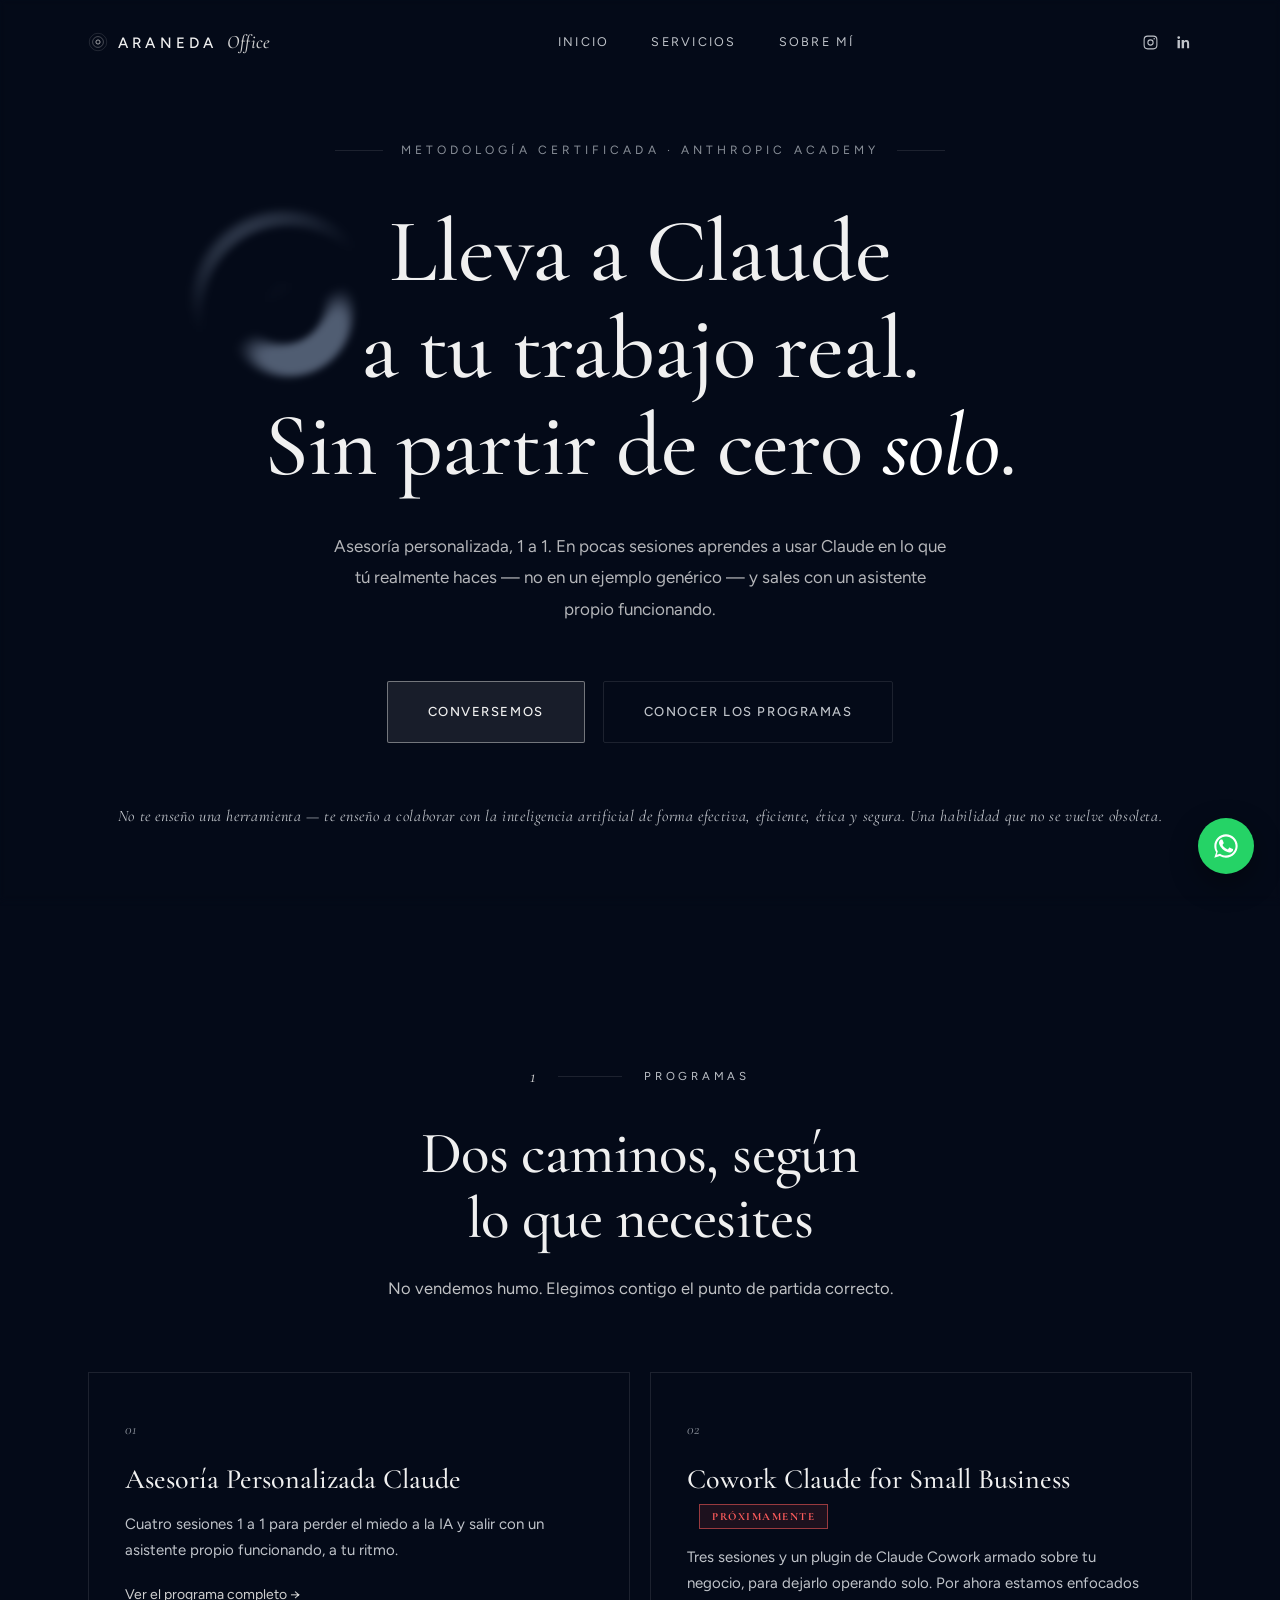
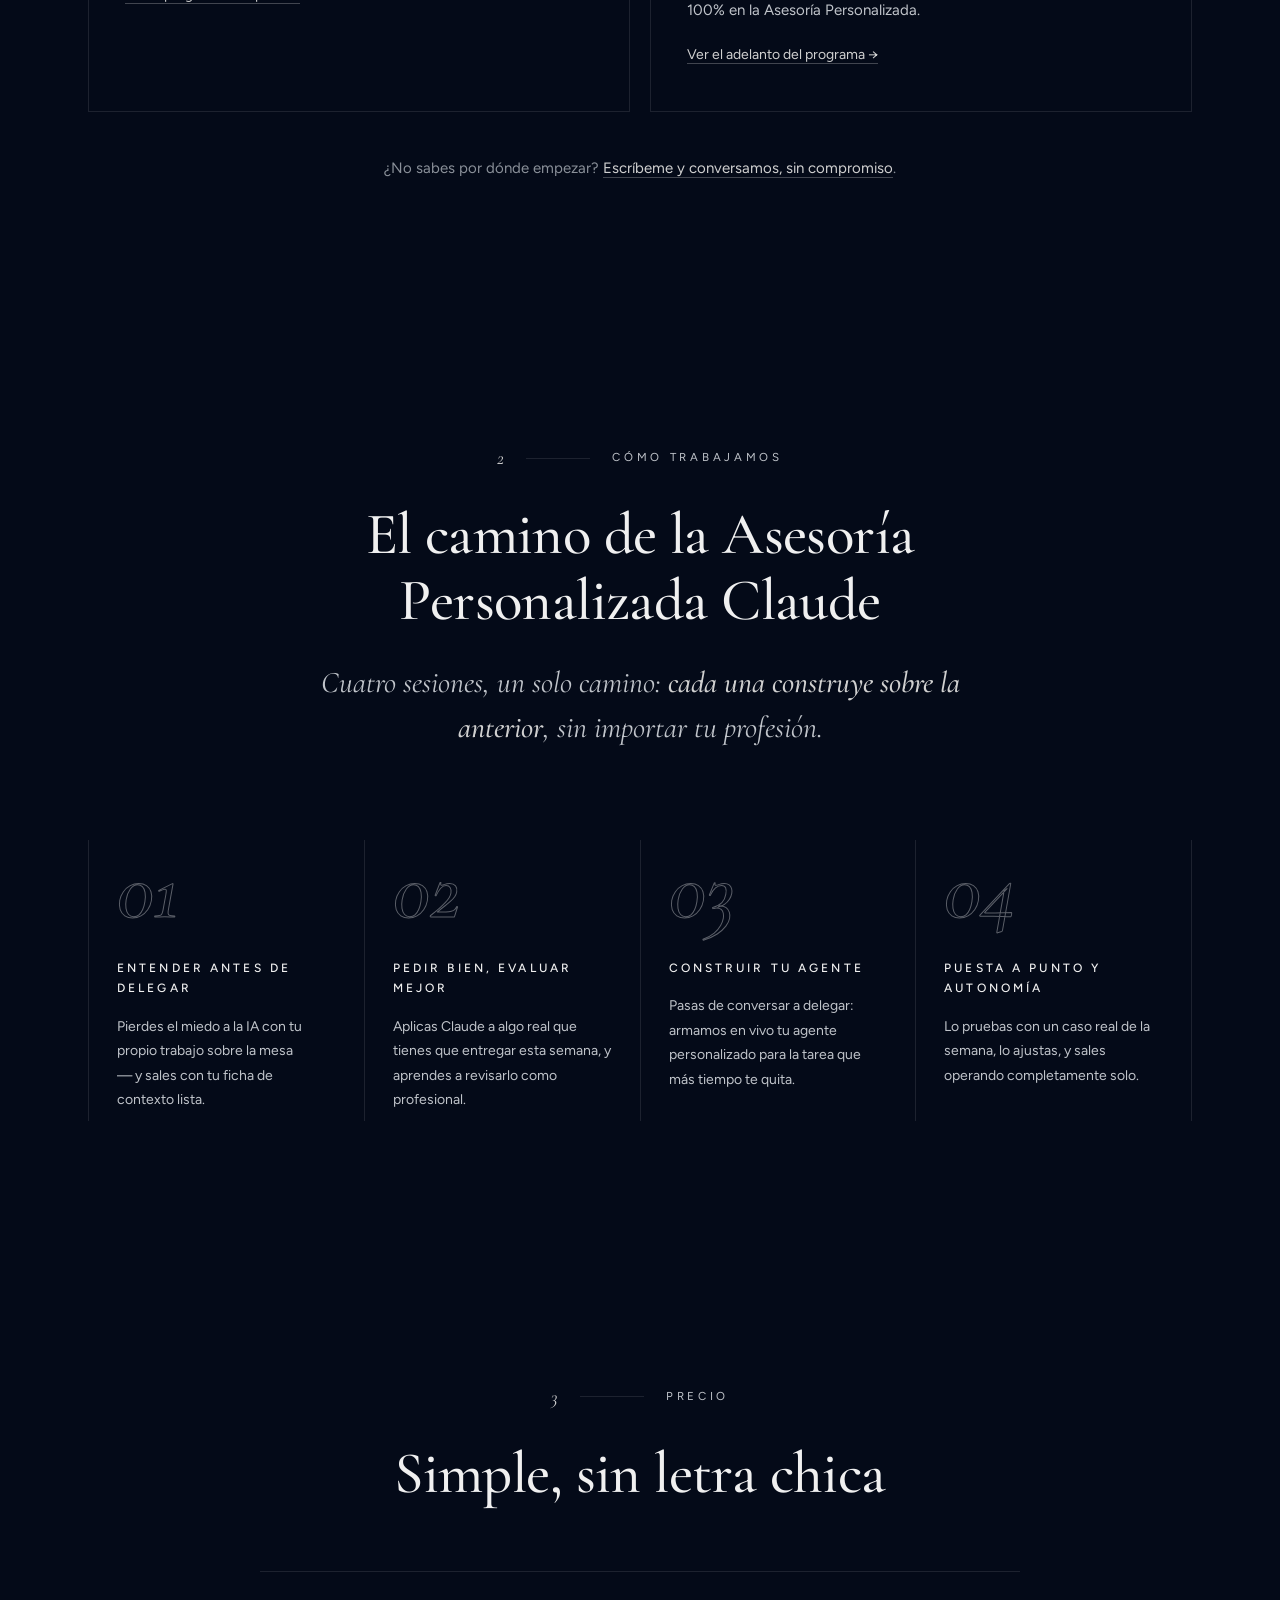
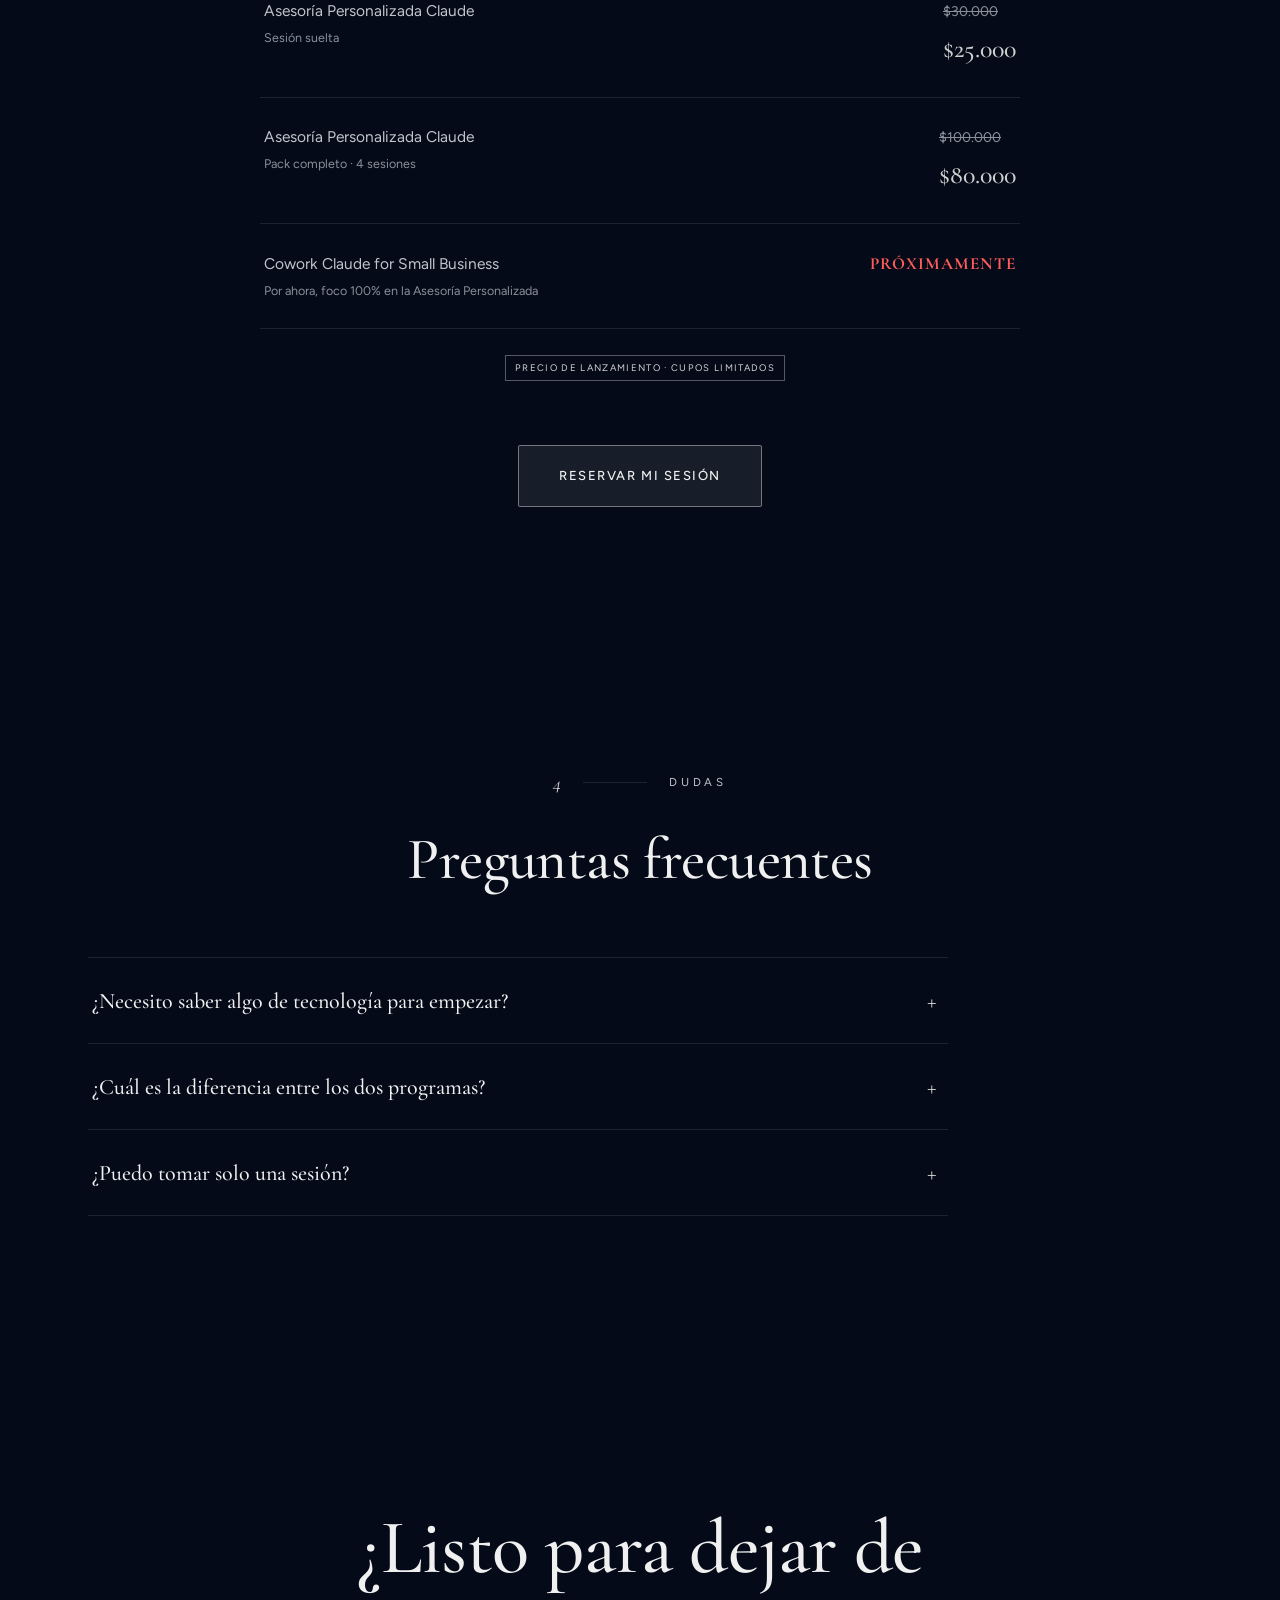
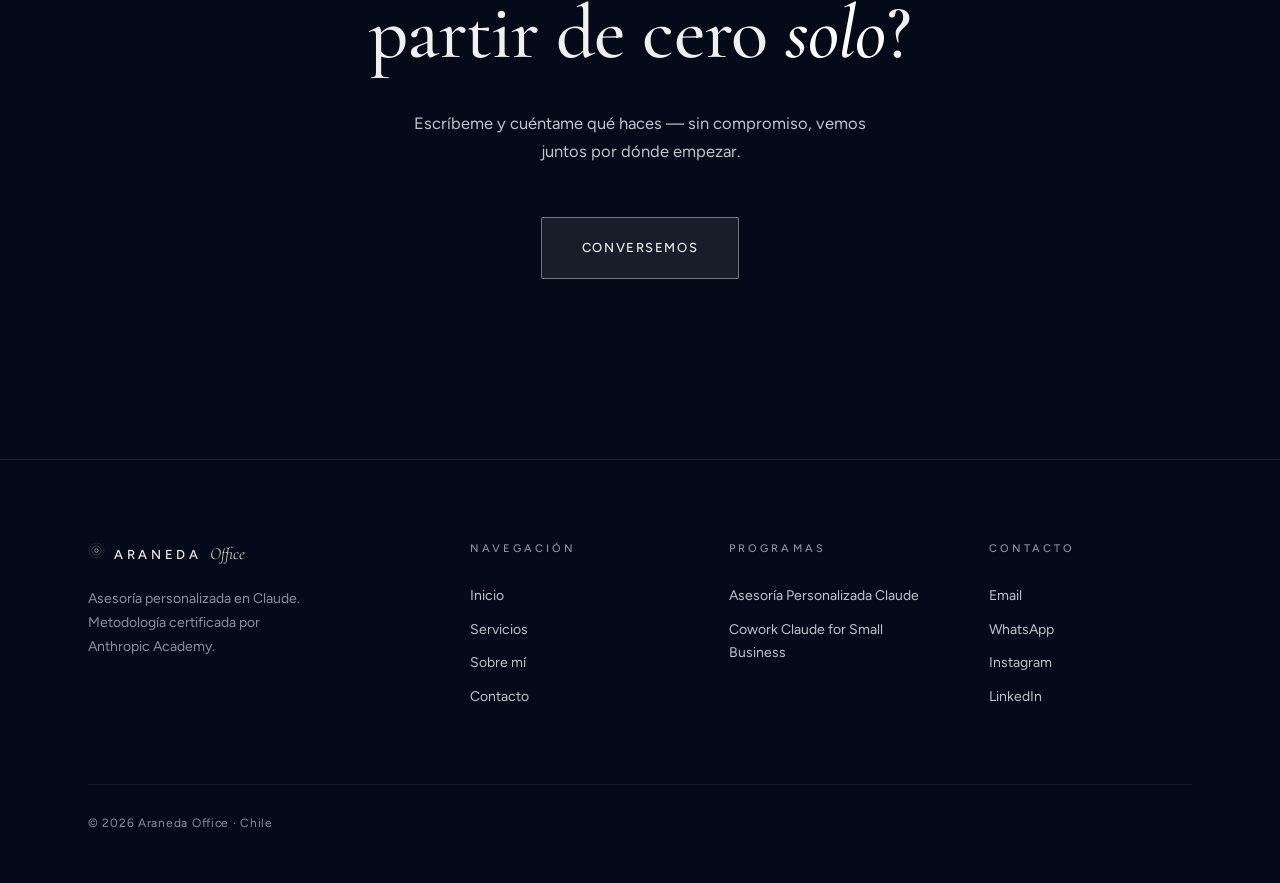
<file: index.html>
<!DOCTYPE html>
<html lang="es">
<head>
<meta charset="UTF-8">
<meta name="viewport" content="width=device-width, initial-scale=1.0">
<title>Araneda Office — Asesoría personalizada en Claude</title>
<meta name="description" content="Aprende a usar Claude en tu trabajo real. Asesoría personalizada 1 a 1 en Chile, certificada por Anthropic Academy, para profesionales y pequeños negocios.">
<meta name="robots" content="index, follow">
<link rel="canonical" href="https://aranedaoffice.cloud/">
<meta name="theme-color" content="#040a18">
<link rel="icon" href="/favicon.svg" type="image/svg+xml">
<link rel="icon" href="/assets/favicon-32.png" sizes="32x32" type="image/png">
<link rel="apple-touch-icon" href="/assets/apple-touch-icon.png">
<link rel="manifest" href="/site.webmanifest">

<meta property="og:type" content="website">
<meta property="og:site_name" content="Araneda Office">
<meta property="og:locale" content="es_CL">
<meta property="og:url" content="https://aranedaoffice.cloud/">
<meta property="og:title" content="Araneda Office — Asesoría personalizada en Claude">
<meta property="og:description" content="Aprende a usar Claude en tu trabajo real. Asesoría personalizada 1 a 1 en Chile, certificada por Anthropic Academy, para profesionales y pequeños negocios.">
<meta property="og:image" content="https://aranedaoffice.cloud/assets/og-default.jpg">
<meta property="og:image:width" content="1200">
<meta property="og:image:height" content="630">
<meta property="og:image:alt" content="Araneda Office — Asesoría personalizada en Claude">

<meta name="twitter:card" content="summary_large_image">
<meta name="twitter:title" content="Araneda Office — Asesoría personalizada en Claude">
<meta name="twitter:description" content="Aprende a usar Claude en tu trabajo real. Asesoría personalizada 1 a 1 en Chile, certificada por Anthropic Academy, para profesionales y pequeños negocios.">
<meta name="twitter:image" content="https://aranedaoffice.cloud/assets/og-default.jpg">
<link rel="preconnect" href="https://fonts.googleapis.com">
<link rel="preconnect" href="https://fonts.gstatic.com" crossorigin>
<link href="https://fonts.googleapis.com/css2?family=Cormorant+Garamond:ital,wght@0,400;0,500;0,600;1,400;1,500;1,600&family=Figtree:wght@300;400;500;600;700&display=swap" rel="stylesheet">
<link rel="stylesheet" href="styles.css">
<script defer data-domain="aranedaoffice.cloud" src="https://araneda-office-plausible.jebrxb.easypanel.host/js/script.js"></script>
<script type="application/ld+json">
{
  "@context": "https://schema.org",
  "@type": "ProfessionalService",
  "@id": "https://aranedaoffice.cloud/#organization",
  "name": "Araneda Office",
  "url": "https://aranedaoffice.cloud/",
  "image": "https://aranedaoffice.cloud/assets/og-default.jpg",
  "logo": "https://aranedaoffice.cloud/assets/icon-512.png",
  "description": "Asesoría personalizada 1 a 1 en Claude para profesionales independientes y pequeños negocios en Chile, con metodología certificada por Anthropic Academy.",
  "priceRange": "$25.000 - $80.000 CLP",
  "areaServed": { "@type": "Country", "name": "Chile" },
  "email": "juanaranedagattavara@gmail.com",
  "founder": { "@type": "Person", "name": "Juan Araneda" },
  "sameAs": [
    "https://www.instagram.com/juandelagua.ia/",
    "https://www.linkedin.com/in/juan-araneda-979a2236a/"
  ]
}
</script>
<script type="application/ld+json">
{
  "@context": "https://schema.org",
  "@type": "FAQPage",
  "mainEntity": [
    {
      "@type": "Question",
      "name": "¿Necesito saber algo de tecnología para empezar?",
      "acceptedAnswer": { "@type": "Answer", "text": "No. La Asesoría Personalizada Claude está pensada para alguien que parte desde cero." }
    },
    {
      "@type": "Question",
      "name": "¿Cuál es la diferencia entre los dos programas?",
      "acceptedAnswer": { "@type": "Answer", "text": "La Asesoría Personalizada Claude es para profesionales independientes, sin plugin de negocio, y está disponible ahora. Cowork Claude for Small Business es para dueños de negocio, incluye un plugin de Cowork a la medida, y estará disponible próximamente." }
    },
    {
      "@type": "Question",
      "name": "¿Puedo tomar solo una sesión?",
      "acceptedAnswer": { "@type": "Answer", "text": "Sí. En la Asesoría Personalizada Claude se venden sueltas a precio de lanzamiento de $25.000 cada una." }
    }
  ]
}
</script>
</head>
<body>

<div id="root">

<a class="wa-float" href="https://wa.me/56984388246" target="_blank" rel="noopener" aria-label="Escríbeme por WhatsApp" data-ripple="true"><svg width="28" height="28" viewBox="0 0 24 24" fill="currentColor"><path d="M17.472 14.382c-.297-.149-1.758-.867-2.03-.967-.273-.099-.471-.148-.67.15-.197.297-.767.966-.94 1.164-.173.199-.347.223-.644.075-.297-.15-1.255-.463-2.39-1.475-.883-.788-1.48-1.761-1.653-2.059-.173-.297-.018-.458.13-.606.134-.133.298-.347.446-.52.149-.174.198-.298.298-.497.099-.198.05-.371-.025-.52-.075-.149-.669-1.612-.916-2.207-.242-.579-.487-.5-.669-.51-.173-.008-.371-.01-.57-.01-.198 0-.52.074-.792.372-.272.297-1.04 1.016-1.04 2.479 0 1.462 1.065 2.875 1.213 3.074.149.198 2.096 3.2 5.077 4.487.709.306 1.262.489 1.694.625.712.227 1.36.195 1.871.118.571-.085 1.758-.719 2.006-1.413.248-.694.248-1.289.173-1.413-.074-.124-.272-.198-.57-.347z"/><path d="M12.001 2C6.478 2 2 6.477 2 12c0 1.98.573 3.827 1.562 5.383L2 22l4.735-1.53A9.953 9.953 0 0 0 12.001 22C17.523 22 22 17.523 22 12S17.523 2 12.001 2zm0 18.2c-1.767 0-3.407-.52-4.79-1.415l-.343-.212-2.808.907.918-2.735-.223-.354A8.174 8.174 0 0 1 3.8 12c0-4.522 3.678-8.2 8.201-8.2 4.522 0 8.199 3.678 8.199 8.2 0 4.523-3.677 8.2-8.199 8.2z"/></svg></a>

<nav class="nv5">
  <div class="ctn nv5-in">
    <a href="/" class="nv5-logo" style="text-decoration:none;">
      <span class="mark"><svg width="20" height="20" viewBox="0 0 24 24" fill="none" stroke="currentColor" stroke-width="1" style="color:var(--ac)"><circle cx="12" cy="12" r="2.5" opacity="0.9"></circle><circle cx="12" cy="12" r="6.5" opacity="0.4"></circle><circle cx="12" cy="12" r="10.5" opacity="0.18"></circle></svg></span>
      <span class="w1">Araneda</span><span class="w2">Office</span>
    </a>
    <div class="nv5-lnk">
      <a href="/">Inicio</a>
      <a href="/servicios">Servicios</a>
      <a href="/nosotros">Sobre mí</a>
    </div>
    <div class="nv5-right">
      <div class="nv5-social">
        <a href="https://www.instagram.com/juandelagua.ia/" target="_blank" rel="noopener" aria-label="Instagram"><svg width="17" height="17" viewBox="0 0 24 24" fill="none" stroke="currentColor" stroke-width="1.5"><rect x="3" y="3" width="18" height="18" rx="5"></rect><circle cx="12" cy="12" r="3.7"></circle><circle cx="17.2" cy="6.8" r="1.05" fill="currentColor" stroke="none"></circle></svg></a>
        <a href="https://www.linkedin.com/in/juan-araneda-979a2236a/" target="_blank" rel="noopener" aria-label="LinkedIn"><svg width="17" height="17" viewBox="0 0 24 24" fill="currentColor"><path d="M6.94 8.5H3.56V20H6.94V8.5ZM5.25 7.01a1.96 1.96 0 1 0 0-3.92 1.96 1.96 0 0 0 0 3.92ZM20.44 20H17.06V14.02c0-1.42-.03-3.25-1.98-3.25-1.99 0-2.3 1.55-2.3 3.15V20H9.4V8.5h3.24v1.57h.05c.45-.85 1.56-1.75 3.2-1.75 3.42 0 4.05 2.25 4.05 5.18V20Z"/></svg></a>
      </div>
    </div>
    <button class="hmb" aria-label="Menú"><svg width="24" height="24" viewBox="0 0 24 24" fill="none" stroke="currentColor" stroke-width="1.5" stroke-linecap="round" stroke-linejoin="round"><line x1="3" y1="6" x2="21" y2="6"></line><line x1="3" y1="12" x2="21" y2="12"></line><line x1="3" y1="18" x2="21" y2="18"></line></svg></button>
  </div>
  <div class="nv5-prog"></div>
</nav>
<div class="mob5">
  <div class="mob5-hd">
    <a href="/" class="nv5-logo" style="text-decoration:none;">
      <span class="mark"><svg width="20" height="20" viewBox="0 0 24 24" fill="none" stroke="currentColor" stroke-width="1" style="color:var(--ac)"><circle cx="12" cy="12" r="2.5" opacity="0.9"></circle><circle cx="12" cy="12" r="6.5" opacity="0.4"></circle><circle cx="12" cy="12" r="10.5" opacity="0.18"></circle></svg></span>
      <span class="w1">Araneda</span><span class="w2">Office</span>
    </a>
    <button class="hmb hmb-close" style="display:flex;" aria-label="Cerrar"><svg width="24" height="24" viewBox="0 0 24 24" fill="none" stroke="currentColor" stroke-width="1.5" stroke-linecap="round" stroke-linejoin="round"><line x1="18" y1="6" x2="6" y2="18"></line><line x1="6" y1="6" x2="18" y2="18"></line></svg></button>
  </div>
  <div class="mob5-lnk">
    <a href="/">Inicio</a>
    <a href="/servicios">Servicios</a>
    <a href="/nosotros">Sobre mí</a>
  </div>
  <div class="mob5-social">
    <a href="https://www.instagram.com/juandelagua.ia/" target="_blank" rel="noopener" aria-label="Instagram"><svg width="22" height="22" viewBox="0 0 24 24" fill="none" stroke="currentColor" stroke-width="1.5"><rect x="3" y="3" width="18" height="18" rx="5"></rect><circle cx="12" cy="12" r="3.7"></circle><circle cx="17.2" cy="6.8" r="1.05" fill="currentColor" stroke="none"></circle></svg></a>
    <a href="https://www.linkedin.com/in/juan-araneda-979a2236a/" target="_blank" rel="noopener" aria-label="LinkedIn"><svg width="22" height="22" viewBox="0 0 24 24" fill="currentColor"><path d="M6.94 8.5H3.56V20H6.94V8.5ZM5.25 7.01a1.96 1.96 0 1 0 0-3.92 1.96 1.96 0 0 0 0 3.92ZM20.44 20H17.06V14.02c0-1.42-.03-3.25-1.98-3.25-1.99 0-2.3 1.55-2.3 3.15V20H9.4V8.5h3.24v1.57h.05c.45-.85 1.56-1.75 3.2-1.75 3.42 0 4.05 2.25 4.05 5.18V20Z"/></svg></a>
    <a href="https://wa.me/56984388246" target="_blank" rel="noopener" aria-label="WhatsApp" class="ico-wa"><svg width="22" height="22" viewBox="0 0 24 24" fill="currentColor"><path d="M17.472 14.382c-.297-.149-1.758-.867-2.03-.967-.273-.099-.471-.148-.67.15-.197.297-.767.966-.94 1.164-.173.199-.347.223-.644.075-.297-.15-1.255-.463-2.39-1.475-.883-.788-1.48-1.761-1.653-2.059-.173-.297-.018-.458.13-.606.134-.133.298-.347.446-.52.149-.174.198-.298.298-.497.099-.198.05-.371-.025-.52-.075-.149-.669-1.612-.916-2.207-.242-.579-.487-.5-.669-.51-.173-.008-.371-.01-.57-.01-.198 0-.52.074-.792.372-.272.297-1.04 1.016-1.04 2.479 0 1.462 1.065 2.875 1.213 3.074.149.198 2.096 3.2 5.077 4.487.709.306 1.262.489 1.694.625.712.227 1.36.195 1.871.118.571-.085 1.758-.719 2.006-1.413.248-.694.248-1.289.173-1.413-.074-.124-.272-.198-.57-.347z"/><path d="M12.001 2C6.478 2 2 6.477 2 12c0 1.98.573 3.827 1.562 5.383L2 22l4.735-1.53A9.953 9.953 0 0 0 12.001 22C17.523 22 22 17.523 22 12S17.523 2 12.001 2zm0 18.2c-1.767 0-3.407-.52-4.79-1.415l-.343-.212-2.808.907.918-2.735-.223-.354A8.174 8.174 0 0 1 3.8 12c0-4.522 3.678-8.2 8.201-8.2 4.522 0 8.199 3.678 8.199 8.2 0 4.523-3.677 8.2-8.199 8.2z"/></svg></a>
  </div>
</div>

<main>

<section class="hr5" id="hero">
  <div class="hr5-badge">Metodología certificada · Anthropic Academy</div>
  <h1>Lleva a Claude a tu trabajo real.<br>Sin partir de cero <em>solo</em>.</h1>
  <p class="hr5-sub">Asesoría personalizada, 1 a 1. En pocas sesiones aprendes a usar Claude en lo que tú realmente haces — no en un ejemplo genérico — y sales con un asistente propio funcionando.</p>
  <div class="hr5-btns">
    <a href="https://wa.me/56984388246?text=Hola%20Juan%21%20Vi%20tu%20web%20%28Araneda%20Office%29%20y%20quiero%20conversar%20sobre%20c%C3%B3mo%20empezar%20a%20usar%20Claude%20en%20mi%20trabajo." target="_blank" rel="noopener" class="bt bt-p bt-lg" data-ripple="true">Conversemos</a>
    <a href="#servicios" class="bt bt-g bt-lg" data-ripple="true">Conocer los programas</a>
  </div>
  <p class="hr5-proof">No te enseño una herramienta — te enseño a colaborar con la inteligencia artificial de forma efectiva, eficiente, ética y segura. Una habilidad que no se vuelve obsoleta.</p>
</section>

<section class="sc5" id="servicios">
  <div class="ctn">
    <div class="sc-hd5">
      <div class="shd"><span class="shd-num">1</span><span class="shd-line"></span><span class="shd-lb">Programas</span></div>
      <h2 class="shd-tt">Dos caminos, según lo que necesites</h2>
      <p class="shd-ds">No vendemos humo. Elegimos contigo el punto de partida correcto.</p>
    </div>
    <div class="svc-list">
      <a href="/asesoria-claude" class="svc-card" data-ripple="true">
        <span class="svc-num">01</span>
        <h3>Asesoría Personalizada Claude</h3>
        <p>Cuatro sesiones 1 a 1 para perder el miedo a la IA y salir con un asistente propio funcionando, a tu ritmo.</p>
        <p style="margin-top:18px;"><span style="color:var(--ac);border-bottom:1px solid rgba(var(--ac-rgb),.3);font-size:14px;">Ver el programa completo →</span></p>
      </a>
      <a href="/cowork-sb" class="svc-card" data-ripple="true">
        <span class="svc-num">02</span>
        <h3>Cowork Claude for Small Business <span class="soon-badge">Próximamente</span></h3>
        <p>Tres sesiones y un plugin de Claude Cowork armado sobre tu negocio, para dejarlo operando solo. Por ahora estamos enfocados 100% en la Asesoría Personalizada.</p>
        <p style="margin-top:18px;"><span style="color:var(--ac);border-bottom:1px solid rgba(var(--ac-rgb),.3);font-size:14px;">Ver el adelanto del programa →</span></p>
      </a>
    </div>
    <p class="svc-note">¿No sabes por dónde empezar? <a href="https://wa.me/56984388246?text=Hola%20Juan%21%20Vi%20tu%20web%20%28Araneda%20Office%29%20y%20quiero%20conversar%20sobre%20c%C3%B3mo%20empezar%20a%20usar%20Claude%20en%20mi%20trabajo." target="_blank" rel="noopener">Escríbeme y conversamos, sin compromiso</a>.</p>
  </div>
</section>

<section class="sc5" id="metodo">
  <div class="ctn">
    <div class="sc-hd5">
      <div class="shd"><span class="shd-num">2</span><span class="shd-line"></span><span class="shd-lb">Cómo trabajamos</span></div>
      <h2 class="shd-tt">El camino de la Asesoría Personalizada Claude</h2>
    </div>
    <p class="flj-intro">Cuatro sesiones, un solo camino: <strong>cada una construye sobre la anterior</strong>, sin importar tu profesión.</p>
    <div class="flj-grid">
      <div class="flj-step" data-ripple="true">
        <div class="flj-letter">01</div>
        <div class="flj-word">Entender antes de delegar</div>
        <p>Pierdes el miedo a la IA con tu propio trabajo sobre la mesa — y sales con tu ficha de contexto lista.</p>
      </div>
      <div class="flj-step" data-ripple="true">
        <div class="flj-letter">02</div>
        <div class="flj-word">Pedir bien, evaluar mejor</div>
        <p>Aplicas Claude a algo real que tienes que entregar esta semana, y aprendes a revisarlo como profesional.</p>
      </div>
      <div class="flj-step" data-ripple="true">
        <div class="flj-letter">03</div>
        <div class="flj-word">Construir tu agente</div>
        <p>Pasas de conversar a delegar: armamos en vivo tu agente personalizado para la tarea que más tiempo te quita.</p>
      </div>
      <div class="flj-step" data-ripple="true">
        <div class="flj-letter">04</div>
        <div class="flj-word">Puesta a punto y autonomía</div>
        <p>Lo pruebas con un caso real de la semana, lo ajustas, y sales operando completamente solo.</p>
      </div>
    </div>
  </div>
</section>

<section class="sc5" id="precios">
  <div class="ctn">
    <div class="sc-hd5">
      <div class="shd"><span class="shd-num">3</span><span class="shd-line"></span><span class="shd-lb">Precio</span></div>
      <h2 class="shd-tt">Simple, sin letra chica</h2>
    </div>
    <div class="prc">
      <div class="prc-row">
        <div class="prc-lb">Asesoría Personalizada Claude<small>Sesión suelta</small></div>
        <div class="prc-val"><span class="prc-old">$30.000</span><span class="prc-new">$25.000</span></div>
      </div>
      <div class="prc-row">
        <div class="prc-lb">Asesoría Personalizada Claude<small>Pack completo · 4 sesiones</small></div>
        <div class="prc-val"><span class="prc-old">$100.000</span><span class="prc-new">$80.000</span></div>
      </div>
      <div class="prc-row soon">
        <div class="prc-lb">Cowork Claude for Small Business<small>Por ahora, foco 100% en la Asesoría Personalizada</small></div>
        <div class="prc-val">Próximamente</div>
      </div>
    </div>
    <p style="text-align:center;margin-top:24px;"><span class="prc-launch-tag">Precio de lanzamiento · cupos limitados</span></p>
    <div class="mtd-cta">
      <a href="https://wa.me/56984388246?text=Hola%20Juan%21%20Quiero%20reservar%20mi%20sesi%C3%B3n%20de%20la%20Asesor%C3%ADa%20Personalizada%20Claude." target="_blank" rel="noopener" class="bt bt-p bt-lg" data-ripple="true">Reservar mi sesión</a>
    </div>
  </div>
</section>

<section class="sc5" id="faq">
  <div class="ctn">
    <div class="sc-hd5">
      <div class="shd"><span class="shd-num">4</span><span class="shd-line"></span><span class="shd-lb">Dudas</span></div>
      <h2 class="shd-tt">Preguntas frecuentes</h2>
    </div>
    <div class="fq5">
      <div class="fq5-it">
        <button class="fq5-q"><span>¿Necesito saber algo de tecnología para empezar?</span><span class="pm">+</span></button>
        <div class="fq5-a"><div class="fq5-a-in">No. La Asesoría Personalizada Claude está pensada para alguien que parte desde cero.</div></div>
      </div>
      <div class="fq5-it">
        <button class="fq5-q"><span>¿Cuál es la diferencia entre los dos programas?</span><span class="pm">+</span></button>
        <div class="fq5-a"><div class="fq5-a-in">La Asesoría Personalizada Claude es para profesionales independientes, sin plugin de negocio, y está disponible ahora. Cowork Claude for Small Business es para dueños de negocio, incluye un plugin de Cowork a la medida, y estará disponible próximamente.</div></div>
      </div>
      <div class="fq5-it">
        <button class="fq5-q"><span>¿Puedo tomar solo una sesión?</span><span class="pm">+</span></button>
        <div class="fq5-a"><div class="fq5-a-in">Sí. En la Asesoría Personalizada Claude se venden sueltas a precio de lanzamiento de $25.000 cada una.</div></div>
      </div>
    </div>
  </div>
</section>

<section class="ct5" id="cta">
  <div class="ctn">
    <h2>¿Listo para dejar de partir de cero <em>solo</em>?</h2>
    <p class="ct5-ds">Escríbeme y cuéntame qué haces — sin compromiso, vemos juntos por dónde empezar.</p>
    <a href="https://wa.me/56984388246?text=Hola%20Juan%21%20Vi%20tu%20web%20%28Araneda%20Office%29%20y%20quiero%20conversar%20sobre%20c%C3%B3mo%20empezar%20a%20usar%20Claude%20en%20mi%20trabajo." target="_blank" rel="noopener" class="bt bt-p bt-lg" data-ripple="true">Conversemos</a>
  </div>
</section>

</main>

<footer class="ft5">
  <div class="ctn">
    <div class="ft5-grid">
      <div>
        <span class="ft5-br">
          <svg width="17" height="17" viewBox="0 0 24 24" fill="none" stroke="currentColor" stroke-width="1" style="color:var(--ac)"><circle cx="12" cy="12" r="2.5" opacity="0.9"></circle><circle cx="12" cy="12" r="6.5" opacity="0.4"></circle><circle cx="12" cy="12" r="10.5" opacity="0.18"></circle></svg>
          <span class="w1">Araneda</span><span class="w2">Office</span>
        </span>
        <p class="ft5-tg">Asesoría personalizada en Claude. Metodología certificada por Anthropic Academy.</p>
      </div>
      <div class="ft5-col">
        <h4>Navegación</h4>
        <a href="/">Inicio</a>
        <a href="/servicios">Servicios</a>
        <a href="/nosotros">Sobre mí</a>
        <a href="/contacto">Contacto</a>
      </div>
      <div class="ft5-col">
        <h4>Programas</h4>
        <a href="/asesoria-claude">Asesoría Personalizada Claude</a>
        <a href="/cowork-sb">Cowork Claude for Small Business</a>
      </div>
      <div class="ft5-col">
        <h4>Contacto</h4>
        <a href="mailto:juanaranedagattavara@gmail.com">Email</a>
        <a href="https://wa.me/56984388246" target="_blank" rel="noopener">WhatsApp</a>
        <a href="https://www.instagram.com/juandelagua.ia/" target="_blank" rel="noopener">Instagram</a>
        <a href="https://www.linkedin.com/in/juan-araneda-979a2236a/" target="_blank" rel="noopener">LinkedIn</a>
      </div>
    </div>
    <div class="ft5-btm">
      <span>© 2026 Araneda Office · Chile</span>
    </div>
  </div>
</footer>

</div>

<script src="water.js"></script>
<script src="site.js"></script>
</body>
</html>
</file>
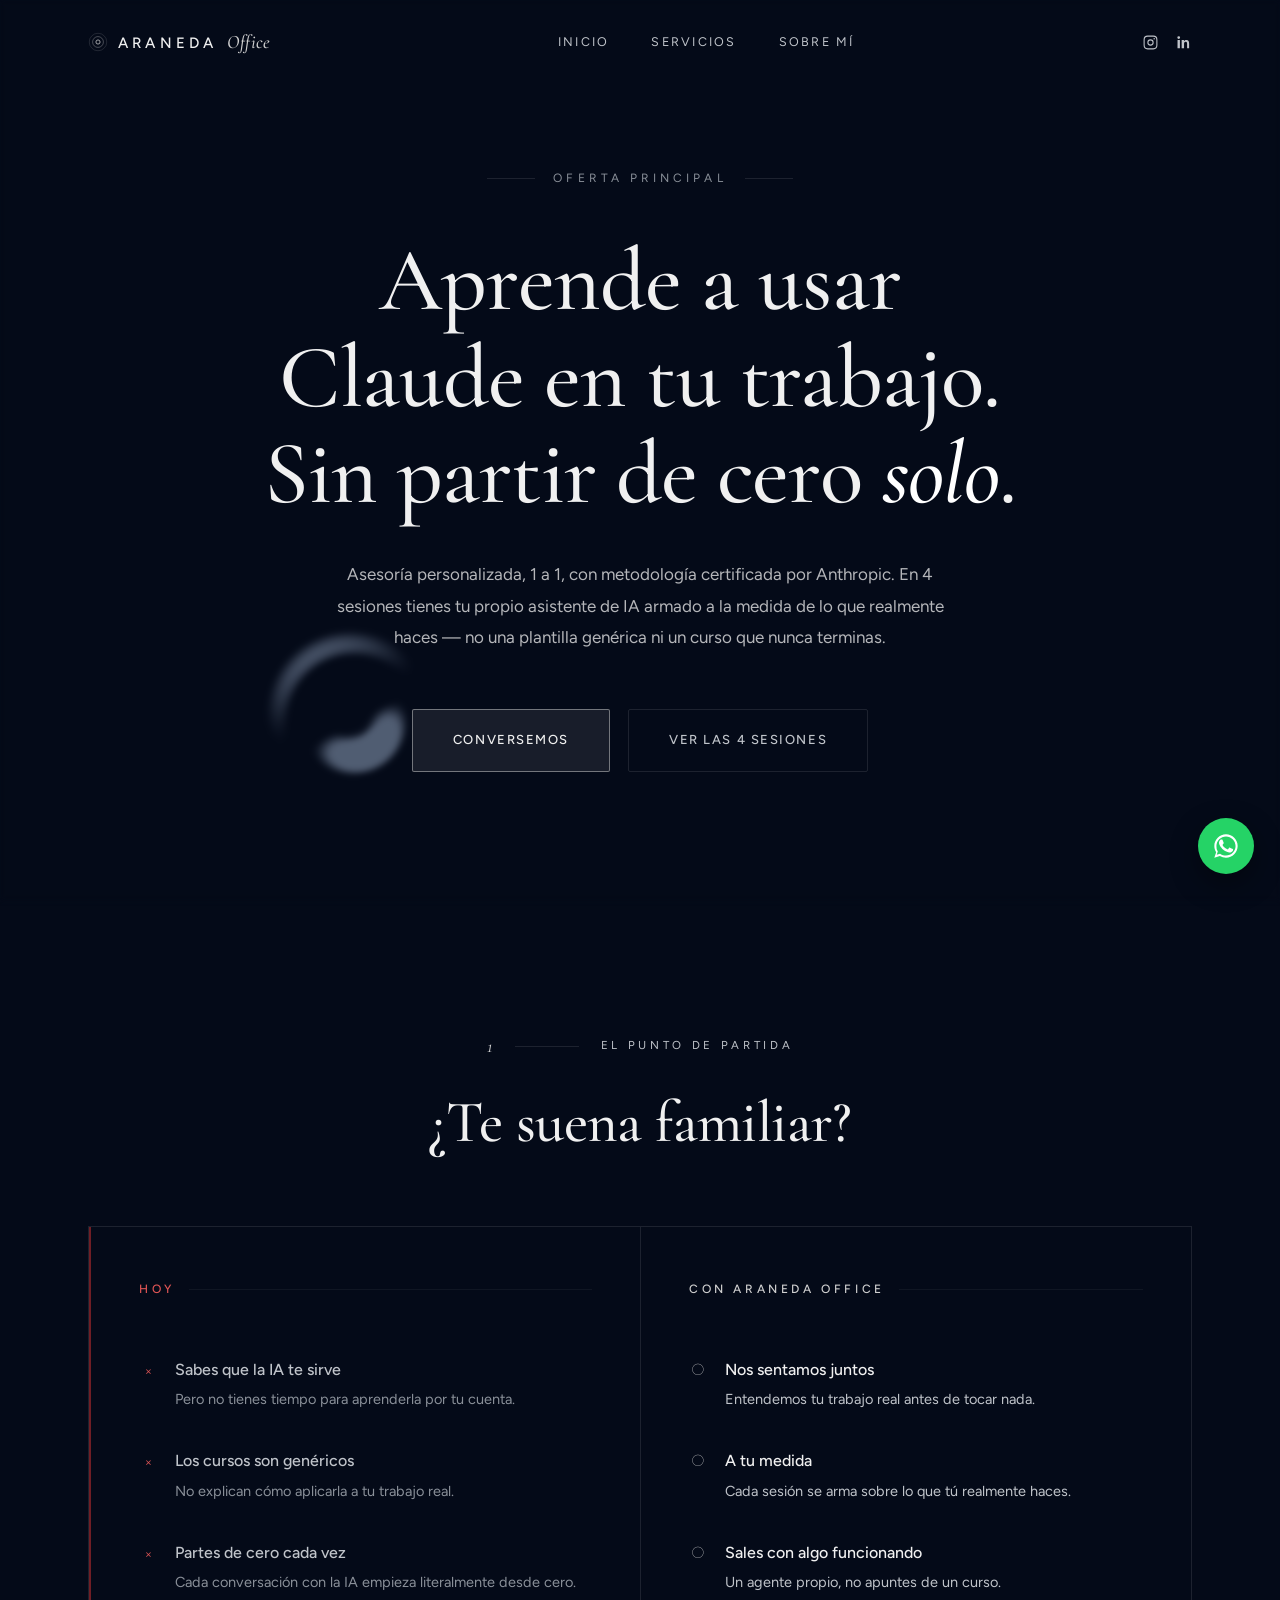
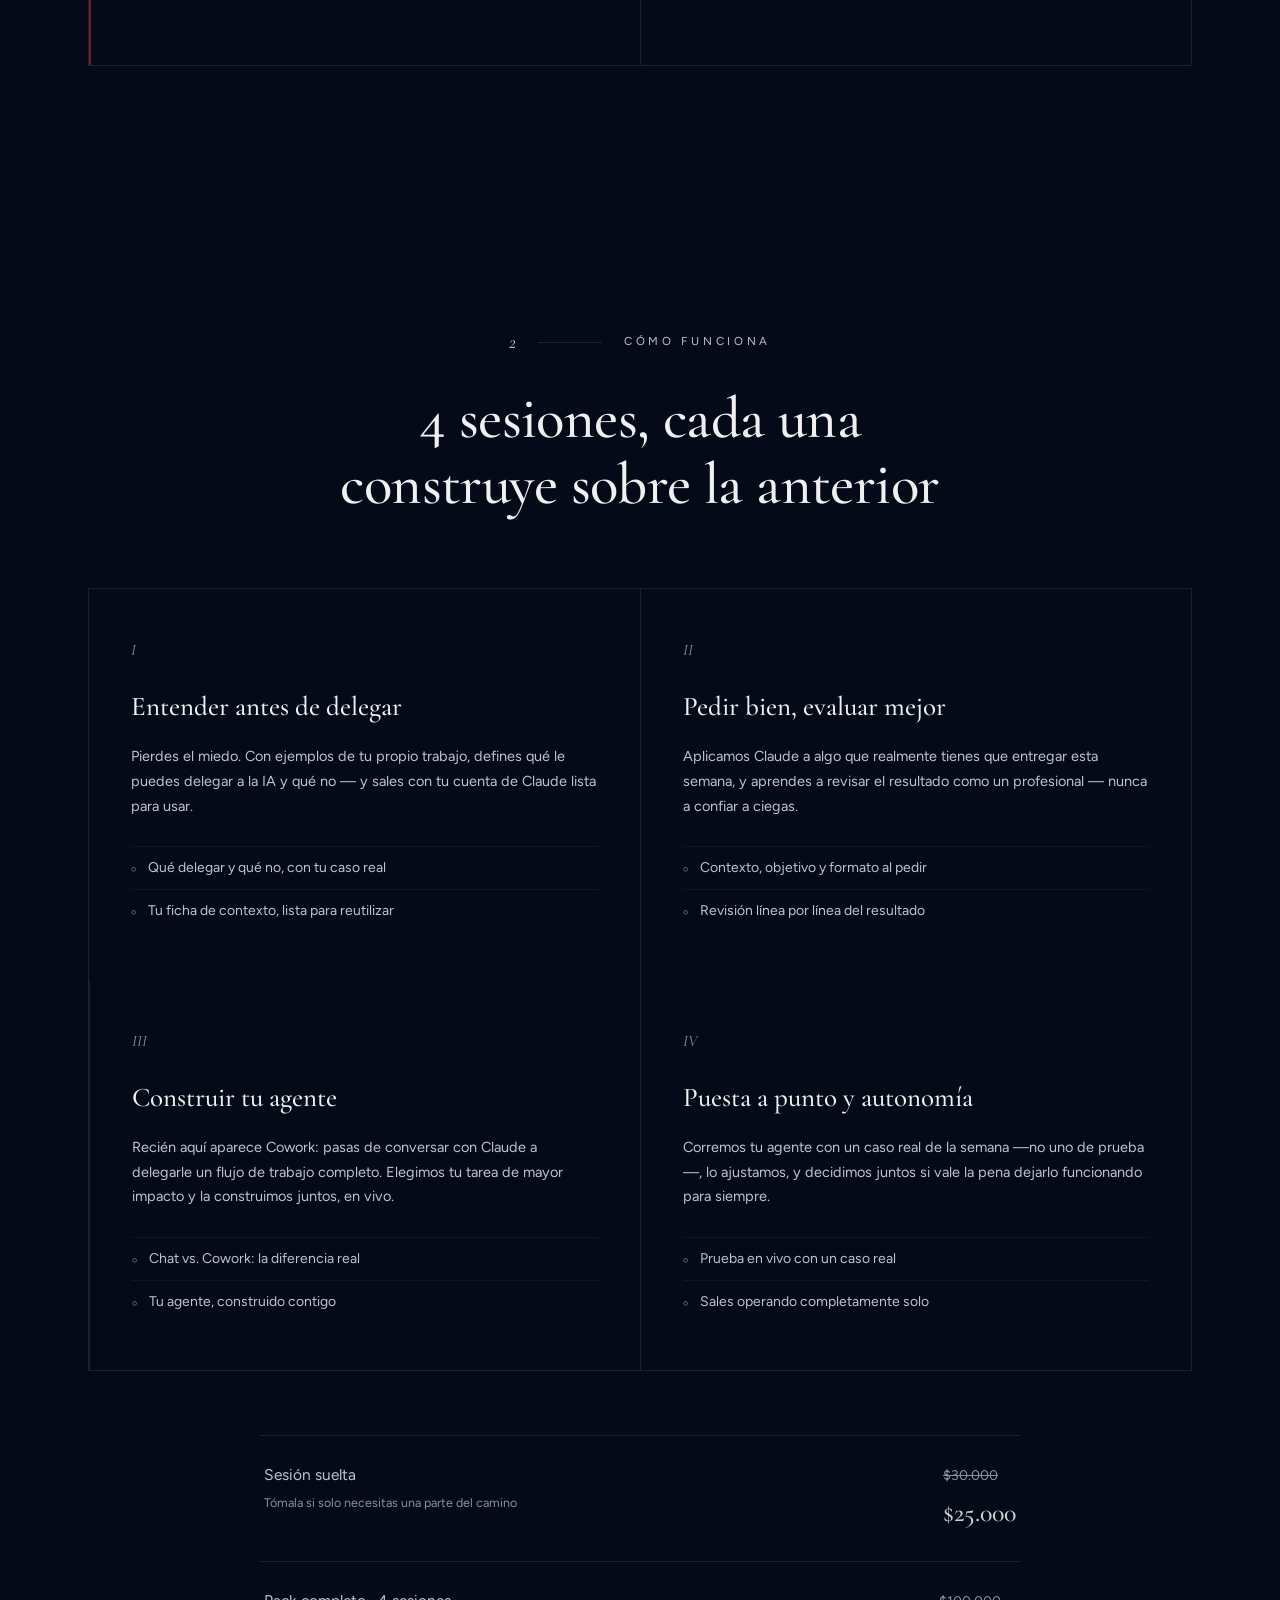
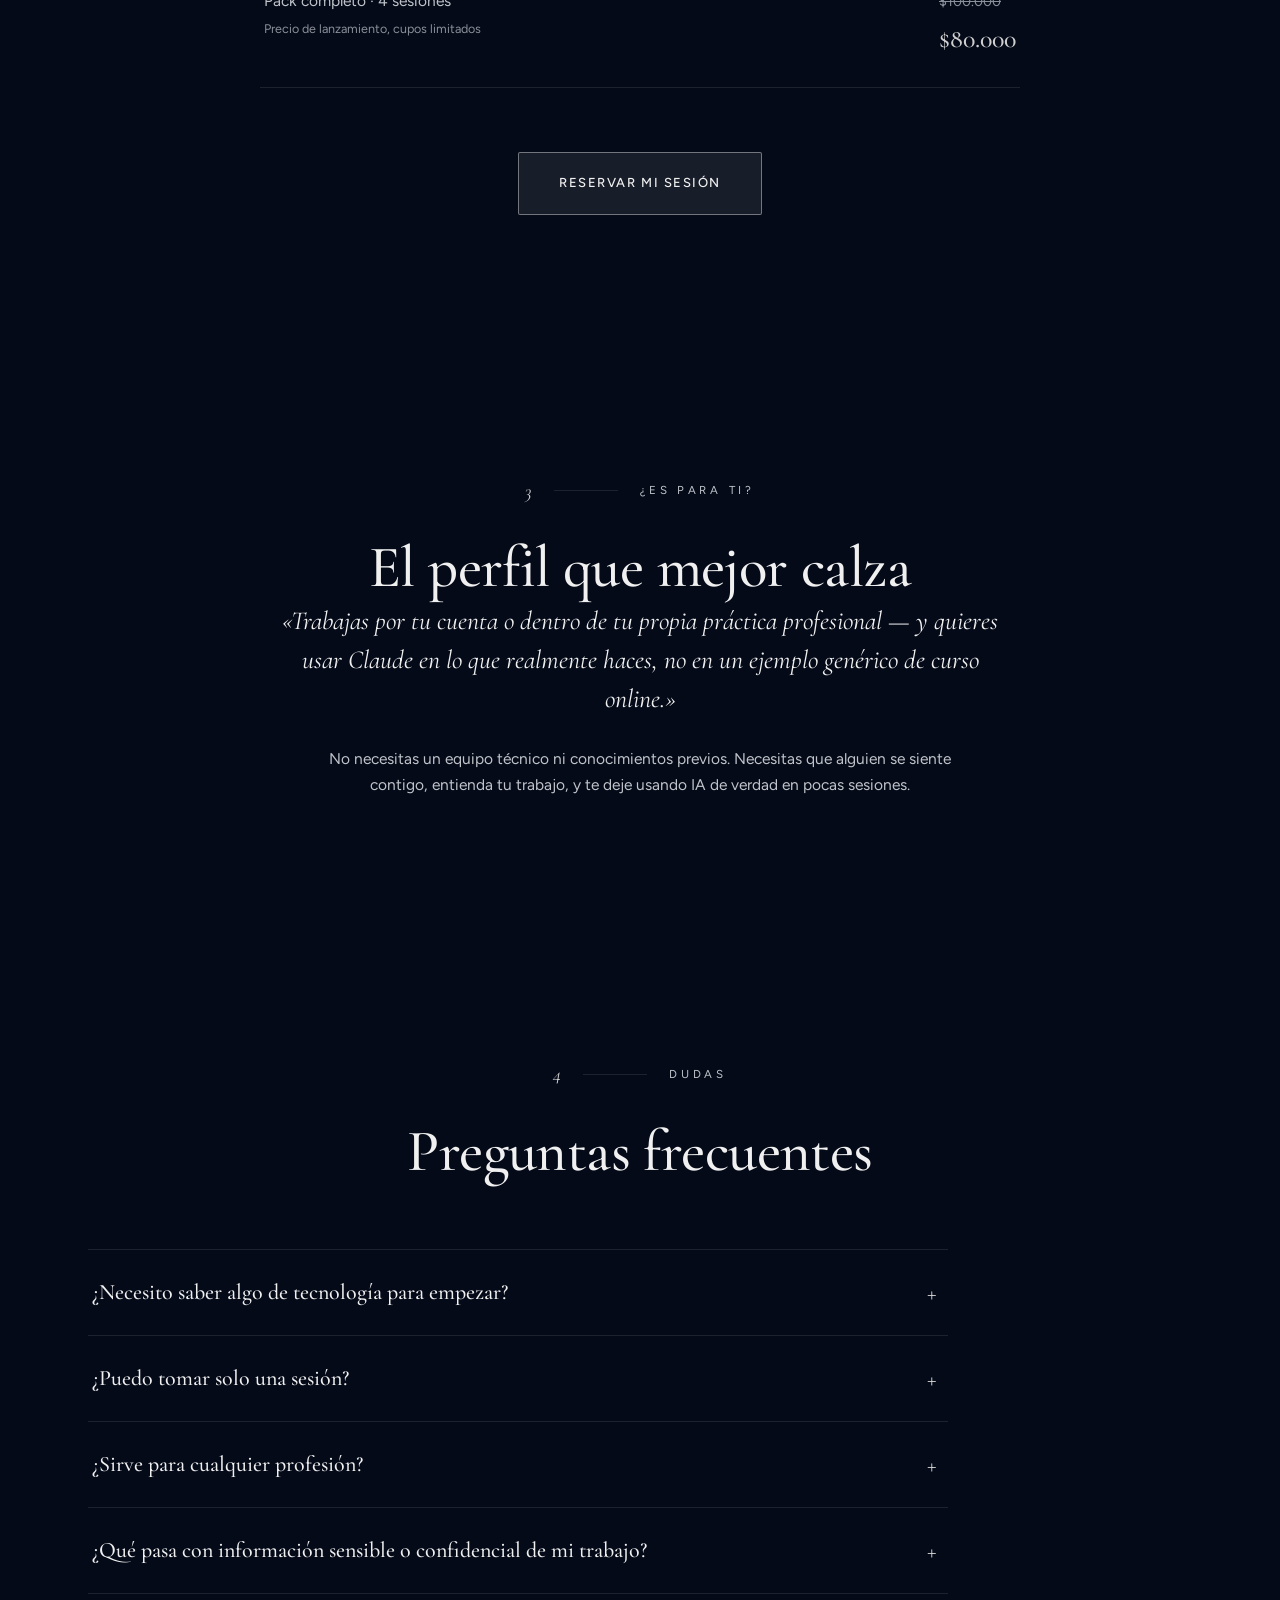
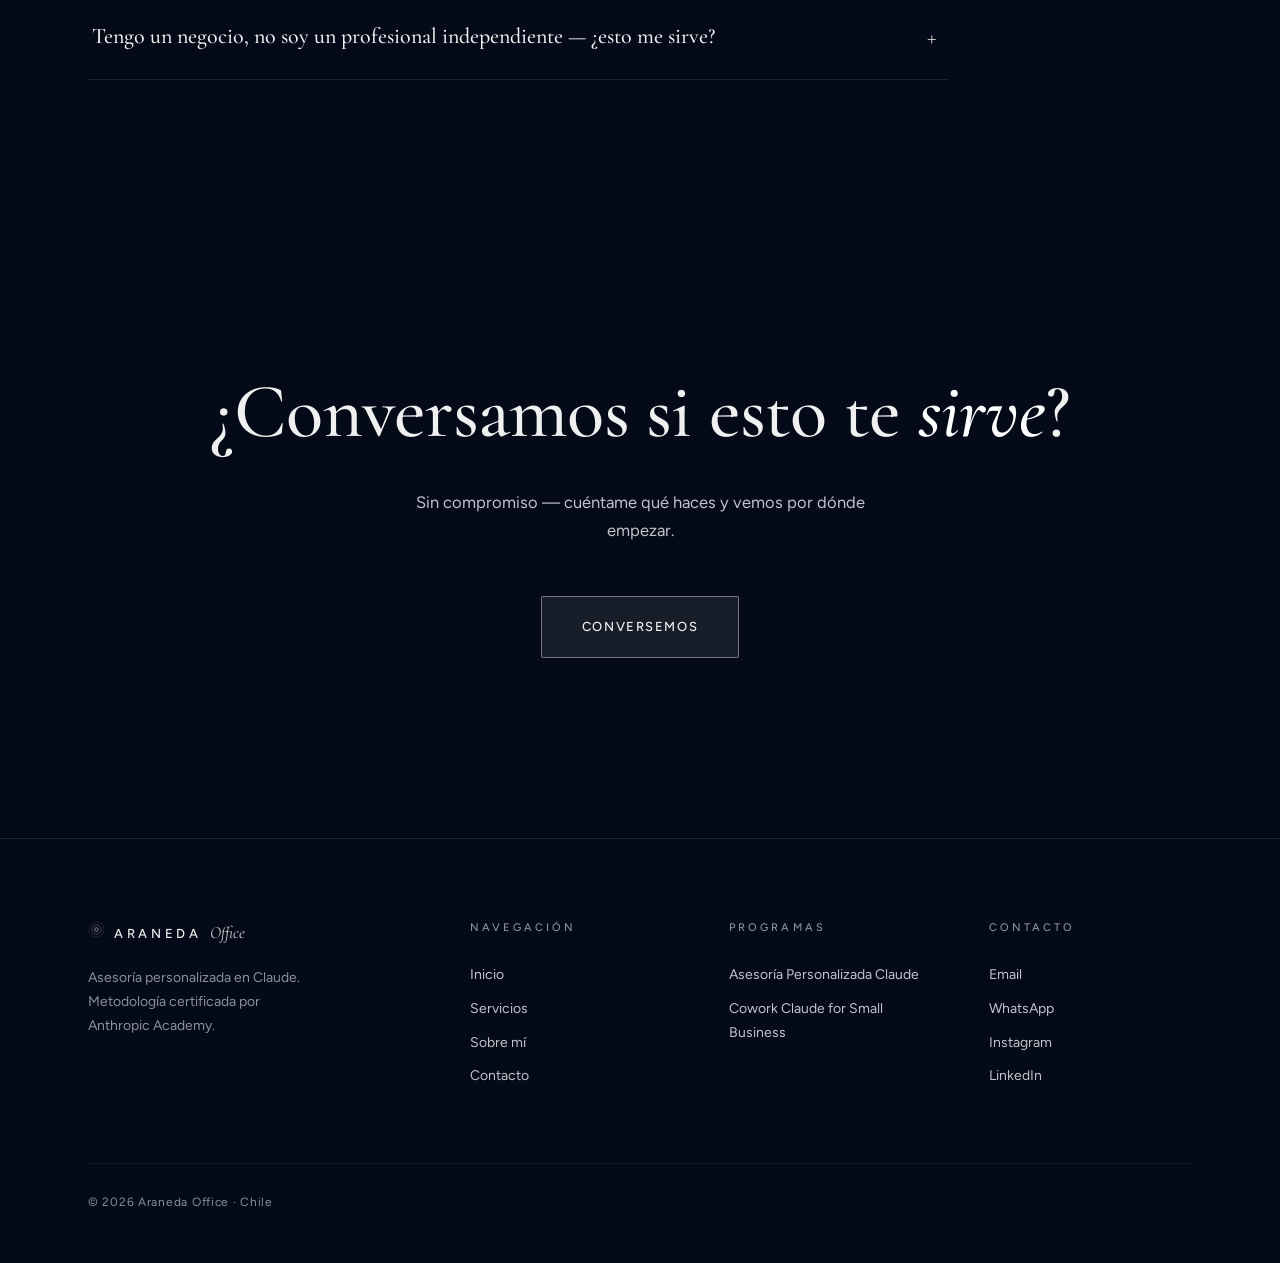
<file: asesoria-claude.html>
<!DOCTYPE html>
<html lang="es">
<head>
<meta charset="UTF-8">
<meta name="viewport" content="width=device-width, initial-scale=1.0">
<title>Asesoría Personalizada Claude — Araneda Office</title>
<meta name="description" content="Asesoría 1 a 1 para aprender a usar Claude en tu trabajo. 4 sesiones, metodología certificada por Anthropic, un agente personalizado armado a tu medida.">
<meta name="robots" content="index, follow">
<link rel="canonical" href="https://aranedaoffice.cloud/asesoria-claude">
<meta name="theme-color" content="#040a18">
<link rel="icon" href="/favicon.svg" type="image/svg+xml">
<link rel="icon" href="/assets/favicon-32.png" sizes="32x32" type="image/png">
<link rel="apple-touch-icon" href="/assets/apple-touch-icon.png">
<link rel="manifest" href="/site.webmanifest">

<meta property="og:type" content="website">
<meta property="og:site_name" content="Araneda Office">
<meta property="og:locale" content="es_CL">
<meta property="og:url" content="https://aranedaoffice.cloud/asesoria-claude">
<meta property="og:title" content="Asesoría Personalizada Claude — Araneda Office">
<meta property="og:description" content="Asesoría 1 a 1 para aprender a usar Claude en tu trabajo. 4 sesiones, metodología certificada por Anthropic, un agente personalizado armado a tu medida.">
<meta property="og:image" content="https://aranedaoffice.cloud/assets/og-default.jpg">
<meta property="og:image:width" content="1200">
<meta property="og:image:height" content="630">
<meta property="og:image:alt" content="Araneda Office — Asesoría personalizada en Claude">

<meta name="twitter:card" content="summary_large_image">
<meta name="twitter:title" content="Asesoría Personalizada Claude — Araneda Office">
<meta name="twitter:description" content="Asesoría 1 a 1 para aprender a usar Claude en tu trabajo. 4 sesiones, metodología certificada por Anthropic, un agente personalizado armado a tu medida.">
<meta name="twitter:image" content="https://aranedaoffice.cloud/assets/og-default.jpg">
<link rel="preconnect" href="https://fonts.googleapis.com">
<link rel="preconnect" href="https://fonts.gstatic.com" crossorigin>
<link href="https://fonts.googleapis.com/css2?family=Cormorant+Garamond:ital,wght@0,400;0,500;0,600;1,400;1,500;1,600&family=Figtree:wght@300;400;500;600;700&display=swap" rel="stylesheet">
<link rel="stylesheet" href="styles.css">
<script defer data-domain="aranedaoffice.cloud" src="https://araneda-office-plausible.jebrxb.easypanel.host/js/script.js"></script>
<script type="application/ld+json">
{
  "@context": "https://schema.org",
  "@type": "ProfessionalService",
  "@id": "https://aranedaoffice.cloud/#organization",
  "name": "Araneda Office",
  "url": "https://aranedaoffice.cloud/",
  "image": "https://aranedaoffice.cloud/assets/og-default.jpg",
  "logo": "https://aranedaoffice.cloud/assets/icon-512.png",
  "description": "Asesoría personalizada 1 a 1 en Claude para profesionales independientes y pequeños negocios en Chile, con metodología certificada por Anthropic Academy.",
  "priceRange": "$25.000 - $80.000 CLP",
  "areaServed": { "@type": "Country", "name": "Chile" },
  "email": "juanaranedagattavara@gmail.com",
  "founder": { "@type": "Person", "name": "Juan Araneda" },
  "sameAs": [
    "https://www.instagram.com/juandelagua.ia/",
    "https://www.linkedin.com/in/juan-araneda-979a2236a/"
  ]
}
</script>
<script type="application/ld+json">
{
  "@context": "https://schema.org",
  "@type": "Service",
  "@id": "https://aranedaoffice.cloud/asesoria-claude#service",
  "name": "Asesoría Personalizada Claude",
  "serviceType": "Asesoría personalizada en Claude AI",
  "provider": { "@id": "https://aranedaoffice.cloud/#organization" },
  "areaServed": { "@type": "Country", "name": "Chile" },
  "audience": { "@type": "Audience", "audienceType": "Profesionales independientes" },
  "description": "Cuatro sesiones 1 a 1 para aprender a usar Claude en tu trabajo real, con metodología certificada por Anthropic Academy, y salir con un agente personalizado funcionando.",
  "url": "https://aranedaoffice.cloud/asesoria-claude",
  "offers": [
    { "@type": "Offer", "name": "Sesión suelta", "price": "25000", "priceCurrency": "CLP", "url": "https://aranedaoffice.cloud/asesoria-claude", "availability": "https://schema.org/InStock" },
    { "@type": "Offer", "name": "Pack completo · 4 sesiones", "price": "80000", "priceCurrency": "CLP", "url": "https://aranedaoffice.cloud/asesoria-claude", "availability": "https://schema.org/InStock" }
  ]
}
</script>
<script type="application/ld+json">
{
  "@context": "https://schema.org",
  "@type": "FAQPage",
  "mainEntity": [
    {
      "@type": "Question",
      "name": "¿Necesito saber algo de tecnología para empezar?",
      "acceptedAnswer": { "@type": "Answer", "text": "No. Está pensado para alguien que parte desde cero." }
    },
    {
      "@type": "Question",
      "name": "¿Puedo tomar solo una sesión?",
      "acceptedAnswer": { "@type": "Answer", "text": "Sí — se venden sueltas a precio de lanzamiento de $25.000 cada una, aunque el pack de las 4 tiene mejor precio y sigue un camino pensado para que cada sesión construya sobre la anterior." }
    },
    {
      "@type": "Question",
      "name": "¿Sirve para cualquier profesión?",
      "acceptedAnswer": { "@type": "Answer", "text": "Sí — el contenido de la sesión 2 en adelante se adapta a lo que tú hagas (clases, informes, atención a tus clientes, lo que sea). No es una plantilla fija." }
    },
    {
      "@type": "Question",
      "name": "¿Qué pasa con información sensible o confidencial de mi trabajo?",
      "acceptedAnswer": { "@type": "Answer", "text": "Se trata desde la primera sesión — hay reglas claras sobre qué nunca debe compartirse con una IA de uso general, antes de tocar nada de tu información real." }
    },
    {
      "@type": "Question",
      "name": "Tengo un negocio, no soy un profesional independiente — ¿esto me sirve?",
      "acceptedAnswer": { "@type": "Answer", "text": "Puede que te sirva más Cowork Claude for Small Business (próximamente), pensado específicamente para dueños de negocio. Si tienes dudas, escríbeme y te oriento." }
    }
  ]
}
</script>
<script type="application/ld+json">
{
  "@context": "https://schema.org",
  "@type": "BreadcrumbList",
  "itemListElement": [
    { "@type": "ListItem", "position": 1, "name": "Inicio", "item": "https://aranedaoffice.cloud/" },
    { "@type": "ListItem", "position": 2, "name": "Servicios", "item": "https://aranedaoffice.cloud/servicios" },
    { "@type": "ListItem", "position": 3, "name": "Asesoría Personalizada Claude", "item": "https://aranedaoffice.cloud/asesoria-claude" }
  ]
}
</script>
</head>
<body>

<div id="root">

<a class="wa-float" href="https://wa.me/56984388246" target="_blank" rel="noopener" aria-label="Escríbeme por WhatsApp" data-ripple="true"><svg width="28" height="28" viewBox="0 0 24 24" fill="currentColor"><path d="M17.472 14.382c-.297-.149-1.758-.867-2.03-.967-.273-.099-.471-.148-.67.15-.197.297-.767.966-.94 1.164-.173.199-.347.223-.644.075-.297-.15-1.255-.463-2.39-1.475-.883-.788-1.48-1.761-1.653-2.059-.173-.297-.018-.458.13-.606.134-.133.298-.347.446-.52.149-.174.198-.298.298-.497.099-.198.05-.371-.025-.52-.075-.149-.669-1.612-.916-2.207-.242-.579-.487-.5-.669-.51-.173-.008-.371-.01-.57-.01-.198 0-.52.074-.792.372-.272.297-1.04 1.016-1.04 2.479 0 1.462 1.065 2.875 1.213 3.074.149.198 2.096 3.2 5.077 4.487.709.306 1.262.489 1.694.625.712.227 1.36.195 1.871.118.571-.085 1.758-.719 2.006-1.413.248-.694.248-1.289.173-1.413-.074-.124-.272-.198-.57-.347z"/><path d="M12.001 2C6.478 2 2 6.477 2 12c0 1.98.573 3.827 1.562 5.383L2 22l4.735-1.53A9.953 9.953 0 0 0 12.001 22C17.523 22 22 17.523 22 12S17.523 2 12.001 2zm0 18.2c-1.767 0-3.407-.52-4.79-1.415l-.343-.212-2.808.907.918-2.735-.223-.354A8.174 8.174 0 0 1 3.8 12c0-4.522 3.678-8.2 8.201-8.2 4.522 0 8.199 3.678 8.199 8.2 0 4.523-3.677 8.2-8.199 8.2z"/></svg></a>

<nav class="nv5">
  <div class="ctn nv5-in">
    <a href="/" class="nv5-logo" style="text-decoration:none;">
      <span class="mark"><svg width="20" height="20" viewBox="0 0 24 24" fill="none" stroke="currentColor" stroke-width="1" style="color:var(--ac)"><circle cx="12" cy="12" r="2.5" opacity="0.9"></circle><circle cx="12" cy="12" r="6.5" opacity="0.4"></circle><circle cx="12" cy="12" r="10.5" opacity="0.18"></circle></svg></span>
      <span class="w1">Araneda</span><span class="w2">Office</span>
    </a>
    <div class="nv5-lnk">
      <a href="/">Inicio</a>
      <a href="/servicios">Servicios</a>
      <a href="/nosotros">Sobre mí</a>
    </div>
    <div class="nv5-right">
      <div class="nv5-social">
        <a href="https://www.instagram.com/juandelagua.ia/" target="_blank" rel="noopener" aria-label="Instagram"><svg width="17" height="17" viewBox="0 0 24 24" fill="none" stroke="currentColor" stroke-width="1.5"><rect x="3" y="3" width="18" height="18" rx="5"></rect><circle cx="12" cy="12" r="3.7"></circle><circle cx="17.2" cy="6.8" r="1.05" fill="currentColor" stroke="none"></circle></svg></a>
        <a href="https://www.linkedin.com/in/juan-araneda-979a2236a/" target="_blank" rel="noopener" aria-label="LinkedIn"><svg width="17" height="17" viewBox="0 0 24 24" fill="currentColor"><path d="M6.94 8.5H3.56V20H6.94V8.5ZM5.25 7.01a1.96 1.96 0 1 0 0-3.92 1.96 1.96 0 0 0 0 3.92ZM20.44 20H17.06V14.02c0-1.42-.03-3.25-1.98-3.25-1.99 0-2.3 1.55-2.3 3.15V20H9.4V8.5h3.24v1.57h.05c.45-.85 1.56-1.75 3.2-1.75 3.42 0 4.05 2.25 4.05 5.18V20Z"/></svg></a>
      </div>
    </div>
    <button class="hmb" aria-label="Menú"><svg width="24" height="24" viewBox="0 0 24 24" fill="none" stroke="currentColor" stroke-width="1.5" stroke-linecap="round" stroke-linejoin="round"><line x1="3" y1="6" x2="21" y2="6"></line><line x1="3" y1="12" x2="21" y2="12"></line><line x1="3" y1="18" x2="21" y2="18"></line></svg></button>
  </div>
  <div class="nv5-prog"></div>
</nav>
<div class="mob5">
  <div class="mob5-hd">
    <a href="/" class="nv5-logo" style="text-decoration:none;">
      <span class="mark"><svg width="20" height="20" viewBox="0 0 24 24" fill="none" stroke="currentColor" stroke-width="1" style="color:var(--ac)"><circle cx="12" cy="12" r="2.5" opacity="0.9"></circle><circle cx="12" cy="12" r="6.5" opacity="0.4"></circle><circle cx="12" cy="12" r="10.5" opacity="0.18"></circle></svg></span>
      <span class="w1">Araneda</span><span class="w2">Office</span>
    </a>
    <button class="hmb hmb-close" style="display:flex;" aria-label="Cerrar"><svg width="24" height="24" viewBox="0 0 24 24" fill="none" stroke="currentColor" stroke-width="1.5" stroke-linecap="round" stroke-linejoin="round"><line x1="18" y1="6" x2="6" y2="18"></line><line x1="6" y1="6" x2="18" y2="18"></line></svg></button>
  </div>
  <div class="mob5-lnk">
    <a href="/">Inicio</a>
    <a href="/servicios">Servicios</a>
    <a href="/nosotros">Sobre mí</a>
  </div>
  <div class="mob5-social">
    <a href="https://www.instagram.com/juandelagua.ia/" target="_blank" rel="noopener" aria-label="Instagram"><svg width="22" height="22" viewBox="0 0 24 24" fill="none" stroke="currentColor" stroke-width="1.5"><rect x="3" y="3" width="18" height="18" rx="5"></rect><circle cx="12" cy="12" r="3.7"></circle><circle cx="17.2" cy="6.8" r="1.05" fill="currentColor" stroke="none"></circle></svg></a>
    <a href="https://www.linkedin.com/in/juan-araneda-979a2236a/" target="_blank" rel="noopener" aria-label="LinkedIn"><svg width="22" height="22" viewBox="0 0 24 24" fill="currentColor"><path d="M6.94 8.5H3.56V20H6.94V8.5ZM5.25 7.01a1.96 1.96 0 1 0 0-3.92 1.96 1.96 0 0 0 0 3.92ZM20.44 20H17.06V14.02c0-1.42-.03-3.25-1.98-3.25-1.99 0-2.3 1.55-2.3 3.15V20H9.4V8.5h3.24v1.57h.05c.45-.85 1.56-1.75 3.2-1.75 3.42 0 4.05 2.25 4.05 5.18V20Z"/></svg></a>
    <a href="https://wa.me/56984388246" target="_blank" rel="noopener" aria-label="WhatsApp" class="ico-wa"><svg width="22" height="22" viewBox="0 0 24 24" fill="currentColor"><path d="M17.472 14.382c-.297-.149-1.758-.867-2.03-.967-.273-.099-.471-.148-.67.15-.197.297-.767.966-.94 1.164-.173.199-.347.223-.644.075-.297-.15-1.255-.463-2.39-1.475-.883-.788-1.48-1.761-1.653-2.059-.173-.297-.018-.458.13-.606.134-.133.298-.347.446-.52.149-.174.198-.298.298-.497.099-.198.05-.371-.025-.52-.075-.149-.669-1.612-.916-2.207-.242-.579-.487-.5-.669-.51-.173-.008-.371-.01-.57-.01-.198 0-.52.074-.792.372-.272.297-1.04 1.016-1.04 2.479 0 1.462 1.065 2.875 1.213 3.074.149.198 2.096 3.2 5.077 4.487.709.306 1.262.489 1.694.625.712.227 1.36.195 1.871.118.571-.085 1.758-.719 2.006-1.413.248-.694.248-1.289.173-1.413-.074-.124-.272-.198-.57-.347z"/><path d="M12.001 2C6.478 2 2 6.477 2 12c0 1.98.573 3.827 1.562 5.383L2 22l4.735-1.53A9.953 9.953 0 0 0 12.001 22C17.523 22 22 17.523 22 12S17.523 2 12.001 2zm0 18.2c-1.767 0-3.407-.52-4.79-1.415l-.343-.212-2.808.907.918-2.735-.223-.354A8.174 8.174 0 0 1 3.8 12c0-4.522 3.678-8.2 8.201-8.2 4.522 0 8.199 3.678 8.199 8.2 0 4.523-3.677 8.2-8.199 8.2z"/></svg></a>
  </div>
</div>

<main>

<section class="hr5" id="hero">
  <div class="hr5-badge">Oferta principal</div>
  <h1>Aprende a usar Claude en tu trabajo.<br>Sin partir de cero <em>solo</em>.</h1>
  <p class="hr5-sub">Asesoría personalizada, 1 a 1, con metodología certificada por Anthropic. En 4 sesiones tienes tu propio asistente de IA armado a la medida de lo que realmente haces — no una plantilla genérica ni un curso que nunca terminas.</p>
  <div class="hr5-btns">
    <a href="https://wa.me/56984388246?text=Hola%20Juan%21%20Vi%20tu%20web%20%28Araneda%20Office%29%20y%20quiero%20conversar%20sobre%20c%C3%B3mo%20empezar%20a%20usar%20Claude%20en%20mi%20trabajo." target="_blank" rel="noopener" class="bt bt-p bt-lg" data-ripple="true">Conversemos</a>
    <a href="#sesiones" class="bt bt-g bt-lg" data-ripple="true">Ver las 4 sesiones</a>
  </div>
</section>

<section class="sc5" id="problema">
  <div class="ctn">
    <div class="sc-hd5">
      <div class="shd"><span class="shd-num">1</span><span class="shd-line"></span><span class="shd-lb">El punto de partida</span></div>
      <h2 class="shd-tt">¿Te suena familiar?</h2>
    </div>
    <div class="ps5-grid">
      <div class="ps5-col" style="border-left:2px solid rgba(220,50,50,0.5);">
        <div class="ps5-col-hd bad" style="color:#e05555;">Hoy</div>
        <div class="ps5-item bad"><span class="ps5-mark" style="color:#e05555;">×</span><div><h4>Sabes que la IA te sirve</h4><p>Pero no tienes tiempo para aprenderla por tu cuenta.</p></div></div>
        <div class="ps5-item bad"><span class="ps5-mark" style="color:#e05555;">×</span><div><h4>Los cursos son genéricos</h4><p>No explican cómo aplicarla a tu trabajo real.</p></div></div>
        <div class="ps5-item bad"><span class="ps5-mark" style="color:#e05555;">×</span><div><h4>Partes de cero cada vez</h4><p>Cada conversación con la IA empieza literalmente desde cero.</p></div></div>
      </div>
      <div class="ps5-col">
        <div class="ps5-col-hd good">Con Araneda Office</div>
        <div class="ps5-item good"><span class="ps5-mark">○</span><div><h4>Nos sentamos juntos</h4><p>Entendemos tu trabajo real antes de tocar nada.</p></div></div>
        <div class="ps5-item good"><span class="ps5-mark">○</span><div><h4>A tu medida</h4><p>Cada sesión se arma sobre lo que tú realmente haces.</p></div></div>
        <div class="ps5-item good"><span class="ps5-mark">○</span><div><h4>Sales con algo funcionando</h4><p>Un agente propio, no apuntes de un curso.</p></div></div>
      </div>
    </div>
  </div>
</section>

<section class="sc5" id="sesiones">
  <div class="ctn">
    <div class="sc-hd5">
      <div class="shd"><span class="shd-num">2</span><span class="shd-line"></span><span class="shd-lb">Cómo funciona</span></div>
      <h2 class="shd-tt">4 sesiones, cada una construye sobre la anterior</h2>
    </div>
    <div class="mtd-grid mtd-grid-2">
      <div class="mtd-card" data-ripple="true">
        <span class="mtd-num">I</span>
        <h3>Entender antes de delegar</h3>
        <p>Pierdes el miedo. Con ejemplos de tu propio trabajo, defines qué le puedes delegar a la IA y qué no — y sales con tu cuenta de Claude lista para usar.</p>
        <div class="mtd-bullets">
          <div class="mtd-bl"><span>Qué delegar y qué no, con tu caso real</span></div>
          <div class="mtd-bl"><span>Tu ficha de contexto, lista para reutilizar</span></div>
        </div>
      </div>
      <div class="mtd-card" data-ripple="true">
        <span class="mtd-num">II</span>
        <h3>Pedir bien, evaluar mejor</h3>
        <p>Aplicamos Claude a algo que realmente tienes que entregar esta semana, y aprendes a revisar el resultado como un profesional — nunca a confiar a ciegas.</p>
        <div class="mtd-bullets">
          <div class="mtd-bl"><span>Contexto, objetivo y formato al pedir</span></div>
          <div class="mtd-bl"><span>Revisión línea por línea del resultado</span></div>
        </div>
      </div>
      <div class="mtd-card" data-ripple="true">
        <span class="mtd-num">III</span>
        <h3>Construir tu agente</h3>
        <p>Recién aquí aparece Cowork: pasas de conversar con Claude a delegarle un flujo de trabajo completo. Elegimos tu tarea de mayor impacto y la construimos juntos, en vivo.</p>
        <div class="mtd-bullets">
          <div class="mtd-bl"><span>Chat vs. Cowork: la diferencia real</span></div>
          <div class="mtd-bl"><span>Tu agente, construido contigo</span></div>
        </div>
      </div>
      <div class="mtd-card" data-ripple="true">
        <span class="mtd-num">IV</span>
        <h3>Puesta a punto y autonomía</h3>
        <p>Corremos tu agente con un caso real de la semana —no uno de prueba—, lo ajustamos, y decidimos juntos si vale la pena dejarlo funcionando para siempre.</p>
        <div class="mtd-bullets">
          <div class="mtd-bl"><span>Prueba en vivo con un caso real</span></div>
          <div class="mtd-bl"><span>Sales operando completamente solo</span></div>
        </div>
      </div>
    </div>
    <div class="prc">
      <div class="prc-row">
        <div class="prc-lb">Sesión suelta<small>Tómala si solo necesitas una parte del camino</small></div>
        <div class="prc-val"><span class="prc-old">$30.000</span><span class="prc-new">$25.000</span></div>
      </div>
      <div class="prc-row">
        <div class="prc-lb">Pack completo · 4 sesiones<small>Precio de lanzamiento, cupos limitados</small></div>
        <div class="prc-val"><span class="prc-old">$100.000</span><span class="prc-new">$80.000</span></div>
      </div>
    </div>
    <div class="mtd-cta">
      <a href="https://wa.me/56984388246?text=Hola%20Juan%21%20Quiero%20reservar%20mi%20sesi%C3%B3n%20de%20la%20Asesor%C3%ADa%20Personalizada%20Claude." target="_blank" rel="noopener" class="bt bt-p bt-lg" data-ripple="true">Reservar mi sesión</a>
    </div>
  </div>
</section>

<section class="sc5" id="para-ti">
  <div class="ctn">
    <div class="sc-hd5">
      <div class="shd"><span class="shd-num">3</span><span class="shd-line"></span><span class="shd-lb">¿Es para ti?</span></div>
      <h2 class="shd-tt">El perfil que mejor calza</h2>
    </div>
    <p style="font-family:var(--serif);font-size:26px;font-style:italic;font-weight:400;color:var(--t1);line-height:1.5;max-width:720px;margin:0 auto;text-align:center;">
      «Trabajas por tu cuenta o dentro de tu propia práctica profesional — y quieres usar Claude en lo que realmente haces, no en un ejemplo genérico de curso online.»
    </p>
    <p style="max-width:640px;margin:28px auto 0;text-align:center;color:var(--t2);font-size:15.5px;">No necesitas un equipo técnico ni conocimientos previos. Necesitas que alguien se siente contigo, entienda tu trabajo, y te deje usando IA de verdad en pocas sesiones.</p>
  </div>
</section>

<section class="sc5" id="faq">
  <div class="ctn">
    <div class="sc-hd5">
      <div class="shd"><span class="shd-num">4</span><span class="shd-line"></span><span class="shd-lb">Dudas</span></div>
      <h2 class="shd-tt">Preguntas frecuentes</h2>
    </div>
    <div class="fq5">
      <div class="fq5-it">
        <button class="fq5-q"><span>¿Necesito saber algo de tecnología para empezar?</span><span class="pm">+</span></button>
        <div class="fq5-a"><div class="fq5-a-in">No. Está pensado para alguien que parte desde cero.</div></div>
      </div>
      <div class="fq5-it">
        <button class="fq5-q"><span>¿Puedo tomar solo una sesión?</span><span class="pm">+</span></button>
        <div class="fq5-a"><div class="fq5-a-in">Sí — se venden sueltas a precio de lanzamiento de $25.000 cada una, aunque el pack de las 4 tiene mejor precio y sigue un camino pensado para que cada sesión construya sobre la anterior.</div></div>
      </div>
      <div class="fq5-it">
        <button class="fq5-q"><span>¿Sirve para cualquier profesión?</span><span class="pm">+</span></button>
        <div class="fq5-a"><div class="fq5-a-in">Sí — el contenido de la sesión 2 en adelante se adapta a lo que tú hagas (clases, informes, atención a tus clientes, lo que sea). No es una plantilla fija.</div></div>
      </div>
      <div class="fq5-it">
        <button class="fq5-q"><span>¿Qué pasa con información sensible o confidencial de mi trabajo?</span><span class="pm">+</span></button>
        <div class="fq5-a"><div class="fq5-a-in">Se trata desde la primera sesión — hay reglas claras sobre qué nunca debe compartirse con una IA de uso general, antes de tocar nada de tu información real.</div></div>
      </div>
      <div class="fq5-it">
        <button class="fq5-q"><span>Tengo un negocio, no soy un profesional independiente — ¿esto me sirve?</span><span class="pm">+</span></button>
        <div class="fq5-a"><div class="fq5-a-in">Puede que te sirva más <a href="/cowork-sb" style="color:var(--ac);">Cowork Claude for Small Business</a> (próximamente), pensado específicamente para dueños de negocio. Si tienes dudas, <a href="https://wa.me/56984388246?text=Hola%20Juan%2C%20tengo%20una%20duda%20sobre%20cu%C3%A1l%20programa%20me%20sirve." target="_blank" rel="noopener" style="color:var(--ac);">escríbeme</a> y te oriento.</div></div>
      </div>
    </div>
  </div>
</section>

<section class="ct5" id="cta">
  <div class="ctn">
    <h2>¿Conversamos si esto te <em>sirve</em>?</h2>
    <p class="ct5-ds">Sin compromiso — cuéntame qué haces y vemos por dónde empezar.</p>
    <a href="https://wa.me/56984388246?text=Hola%20Juan%21%20Vi%20tu%20web%20%28Araneda%20Office%29%20y%20quiero%20conversar%20sobre%20c%C3%B3mo%20empezar%20a%20usar%20Claude%20en%20mi%20trabajo." target="_blank" rel="noopener" class="bt bt-p bt-lg" data-ripple="true">Conversemos</a>
  </div>
</section>

</main>

<footer class="ft5">
  <div class="ctn">
    <div class="ft5-grid">
      <div>
        <span class="ft5-br">
          <svg width="17" height="17" viewBox="0 0 24 24" fill="none" stroke="currentColor" stroke-width="1" style="color:var(--ac)"><circle cx="12" cy="12" r="2.5" opacity="0.9"></circle><circle cx="12" cy="12" r="6.5" opacity="0.4"></circle><circle cx="12" cy="12" r="10.5" opacity="0.18"></circle></svg>
          <span class="w1">Araneda</span><span class="w2">Office</span>
        </span>
        <p class="ft5-tg">Asesoría personalizada en Claude. Metodología certificada por Anthropic Academy.</p>
      </div>
      <div class="ft5-col">
        <h4>Navegación</h4>
        <a href="/">Inicio</a>
        <a href="/servicios">Servicios</a>
        <a href="/nosotros">Sobre mí</a>
        <a href="/contacto">Contacto</a>
      </div>
      <div class="ft5-col">
        <h4>Programas</h4>
        <a href="/asesoria-claude">Asesoría Personalizada Claude</a>
        <a href="/cowork-sb">Cowork Claude for Small Business</a>
      </div>
      <div class="ft5-col">
        <h4>Contacto</h4>
        <a href="mailto:juanaranedagattavara@gmail.com">Email</a>
        <a href="https://wa.me/56984388246" target="_blank" rel="noopener">WhatsApp</a>
        <a href="https://www.instagram.com/juandelagua.ia/" target="_blank" rel="noopener">Instagram</a>
        <a href="https://www.linkedin.com/in/juan-araneda-979a2236a/" target="_blank" rel="noopener">LinkedIn</a>
      </div>
    </div>
    <div class="ft5-btm">
      <span>© 2026 Araneda Office · Chile</span>
    </div>
  </div>
</footer>

</div>

<script src="water.js"></script>
<script src="site.js"></script>
</body>
</html>
</file>
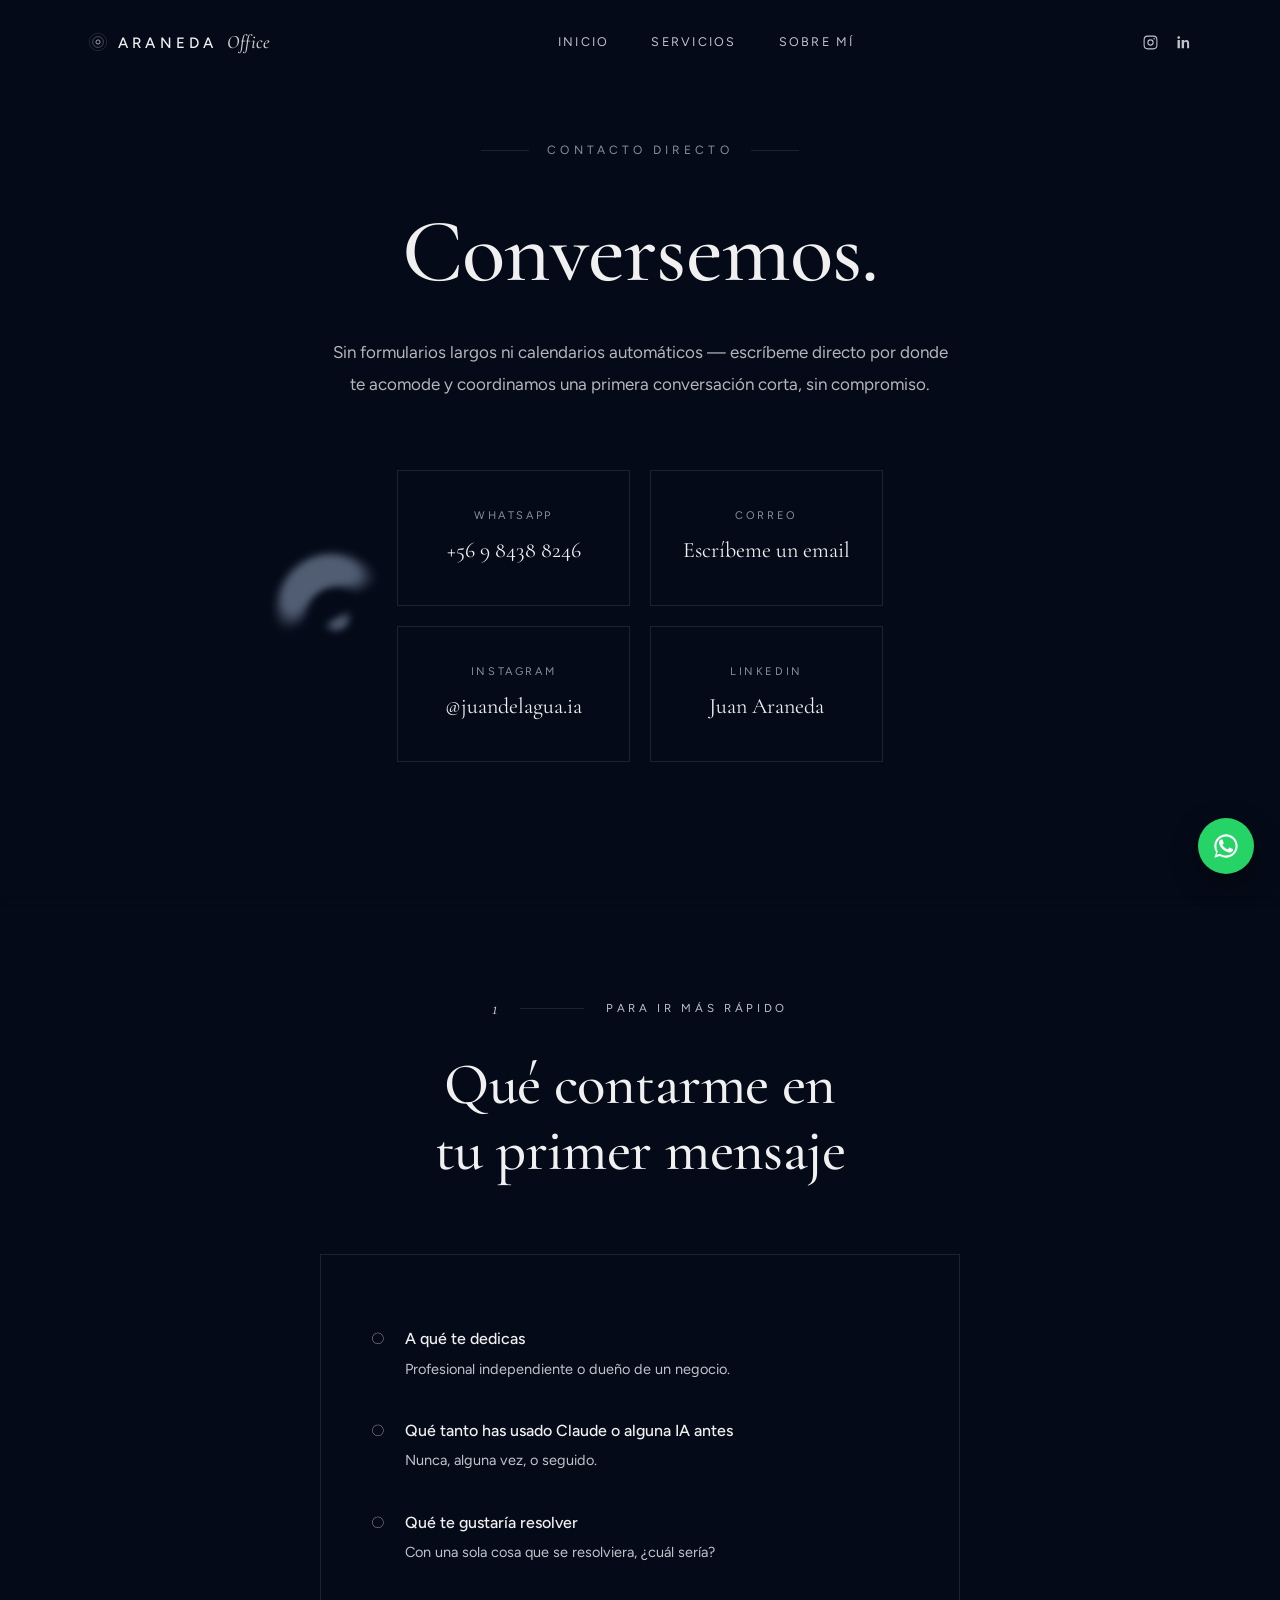
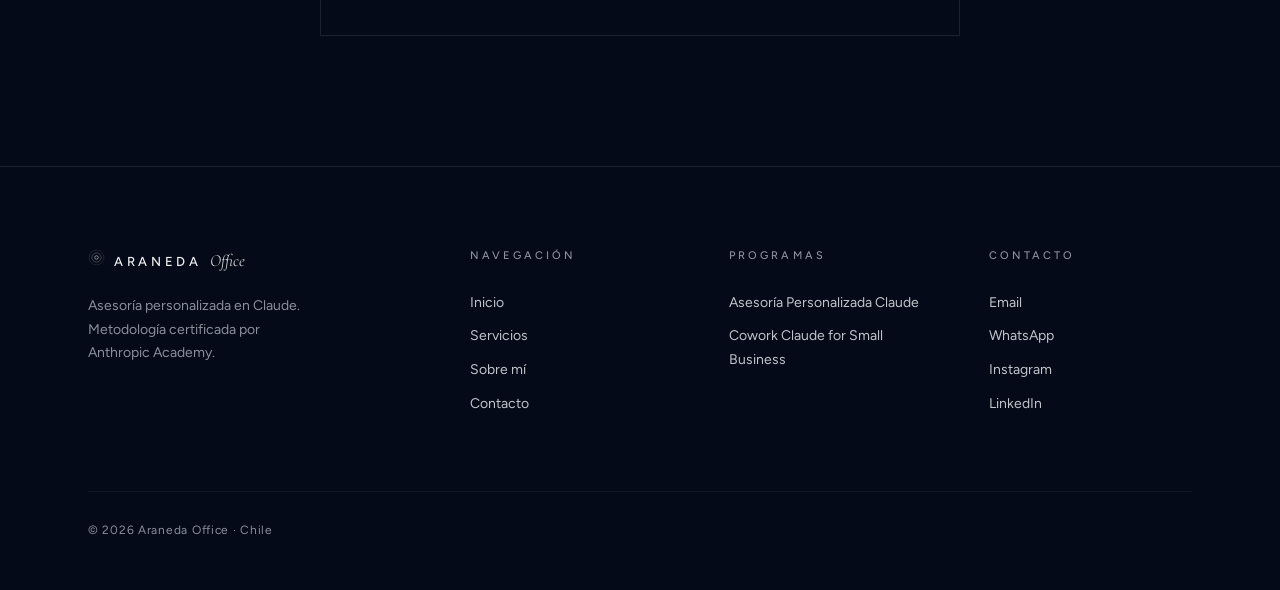
<file: contacto.html>
<!DOCTYPE html>
<html lang="es">
<head>
<meta charset="UTF-8">
<meta name="viewport" content="width=device-width, initial-scale=1.0">
<title>Contacto — Escríbeme por WhatsApp | Araneda Office</title>
<meta name="description" content="Escríbeme directo por WhatsApp, Instagram, LinkedIn o correo. Sin formularios largos, sin compromiso.">
<meta name="robots" content="index, follow">
<link rel="canonical" href="https://aranedaoffice.cloud/contacto">
<meta name="theme-color" content="#040a18">
<link rel="icon" href="/favicon.svg" type="image/svg+xml">
<link rel="icon" href="/assets/favicon-32.png" sizes="32x32" type="image/png">
<link rel="apple-touch-icon" href="/assets/apple-touch-icon.png">
<link rel="manifest" href="/site.webmanifest">

<meta property="og:type" content="website">
<meta property="og:site_name" content="Araneda Office">
<meta property="og:locale" content="es_CL">
<meta property="og:url" content="https://aranedaoffice.cloud/contacto">
<meta property="og:title" content="Contacto — Escríbeme por WhatsApp | Araneda Office">
<meta property="og:description" content="Escríbeme directo por WhatsApp, Instagram, LinkedIn o correo. Sin formularios largos, sin compromiso.">
<meta property="og:image" content="https://aranedaoffice.cloud/assets/og-default.jpg">
<meta property="og:image:width" content="1200">
<meta property="og:image:height" content="630">
<meta property="og:image:alt" content="Araneda Office — Asesoría personalizada en Claude">

<meta name="twitter:card" content="summary_large_image">
<meta name="twitter:title" content="Contacto — Escríbeme por WhatsApp | Araneda Office">
<meta name="twitter:description" content="Escríbeme directo por WhatsApp, Instagram, LinkedIn o correo. Sin formularios largos, sin compromiso.">
<meta name="twitter:image" content="https://aranedaoffice.cloud/assets/og-default.jpg">
<link rel="preconnect" href="https://fonts.googleapis.com">
<link rel="preconnect" href="https://fonts.gstatic.com" crossorigin>
<link href="https://fonts.googleapis.com/css2?family=Cormorant+Garamond:ital,wght@0,400;0,500;0,600;1,400;1,500;1,600&family=Figtree:wght@300;400;500;600;700&display=swap" rel="stylesheet">
<link rel="stylesheet" href="styles.css">
<style>
  .touch-grid{margin-top:70px;display:grid;grid-template-columns:repeat(2,1fr);gap:20px;max-width:720px;margin-left:auto;margin-right:auto;}
  .touch-card{border:1px solid var(--hair);padding:36px 32px;text-decoration:none;color:inherit;display:flex;flex-direction:column;gap:6px;transition:background .5s var(--ease),border-color .5s var(--ease);}
  .touch-card:hover{background:rgba(var(--ac-rgb),.04);border-color:rgba(255,255,255,.16);}
  .touch-card .tc-lb{font-size:11px;letter-spacing:.24em;text-transform:uppercase;color:var(--t3);}
  .touch-card .tc-vl{font-family:var(--serif);font-size:22px;color:var(--t1);}
  @media (max-width:768px){ .touch-grid{grid-template-columns:1fr;gap:12px;} .touch-card{padding:28px 24px;} }
</style>
<script defer data-domain="aranedaoffice.cloud" src="https://araneda-office-plausible.jebrxb.easypanel.host/js/script.js"></script>
<script type="application/ld+json">
{
  "@context": "https://schema.org",
  "@type": "ProfessionalService",
  "@id": "https://aranedaoffice.cloud/#organization",
  "name": "Araneda Office",
  "url": "https://aranedaoffice.cloud/",
  "image": "https://aranedaoffice.cloud/assets/og-default.jpg",
  "logo": "https://aranedaoffice.cloud/assets/icon-512.png",
  "description": "Asesoría personalizada 1 a 1 en Claude para profesionales independientes y pequeños negocios en Chile, con metodología certificada por Anthropic Academy.",
  "priceRange": "$25.000 - $80.000 CLP",
  "areaServed": { "@type": "Country", "name": "Chile" },
  "email": "juanaranedagattavara@gmail.com",
  "founder": { "@type": "Person", "name": "Juan Araneda" },
  "sameAs": [
    "https://www.instagram.com/juandelagua.ia/",
    "https://www.linkedin.com/in/juan-araneda-979a2236a/"
  ]
}
</script>
<script type="application/ld+json">
{
  "@context": "https://schema.org",
  "@type": "BreadcrumbList",
  "itemListElement": [
    { "@type": "ListItem", "position": 1, "name": "Inicio", "item": "https://aranedaoffice.cloud/" },
    { "@type": "ListItem", "position": 2, "name": "Contacto", "item": "https://aranedaoffice.cloud/contacto" }
  ]
}
</script>
</head>
<body>

<div id="root">

<a class="wa-float" href="https://wa.me/56984388246" target="_blank" rel="noopener" aria-label="Escríbeme por WhatsApp" data-ripple="true"><svg width="28" height="28" viewBox="0 0 24 24" fill="currentColor"><path d="M17.472 14.382c-.297-.149-1.758-.867-2.03-.967-.273-.099-.471-.148-.67.15-.197.297-.767.966-.94 1.164-.173.199-.347.223-.644.075-.297-.15-1.255-.463-2.39-1.475-.883-.788-1.48-1.761-1.653-2.059-.173-.297-.018-.458.13-.606.134-.133.298-.347.446-.52.149-.174.198-.298.298-.497.099-.198.05-.371-.025-.52-.075-.149-.669-1.612-.916-2.207-.242-.579-.487-.5-.669-.51-.173-.008-.371-.01-.57-.01-.198 0-.52.074-.792.372-.272.297-1.04 1.016-1.04 2.479 0 1.462 1.065 2.875 1.213 3.074.149.198 2.096 3.2 5.077 4.487.709.306 1.262.489 1.694.625.712.227 1.36.195 1.871.118.571-.085 1.758-.719 2.006-1.413.248-.694.248-1.289.173-1.413-.074-.124-.272-.198-.57-.347z"/><path d="M12.001 2C6.478 2 2 6.477 2 12c0 1.98.573 3.827 1.562 5.383L2 22l4.735-1.53A9.953 9.953 0 0 0 12.001 22C17.523 22 22 17.523 22 12S17.523 2 12.001 2zm0 18.2c-1.767 0-3.407-.52-4.79-1.415l-.343-.212-2.808.907.918-2.735-.223-.354A8.174 8.174 0 0 1 3.8 12c0-4.522 3.678-8.2 8.201-8.2 4.522 0 8.199 3.678 8.199 8.2 0 4.523-3.677 8.2-8.199 8.2z"/></svg></a>

<nav class="nv5">
  <div class="ctn nv5-in">
    <a href="/" class="nv5-logo" style="text-decoration:none;">
      <span class="mark"><svg width="20" height="20" viewBox="0 0 24 24" fill="none" stroke="currentColor" stroke-width="1" style="color:var(--ac)"><circle cx="12" cy="12" r="2.5" opacity="0.9"></circle><circle cx="12" cy="12" r="6.5" opacity="0.4"></circle><circle cx="12" cy="12" r="10.5" opacity="0.18"></circle></svg></span>
      <span class="w1">Araneda</span><span class="w2">Office</span>
    </a>
    <div class="nv5-lnk">
      <a href="/">Inicio</a>
      <a href="/servicios">Servicios</a>
      <a href="/nosotros">Sobre mí</a>
    </div>
    <div class="nv5-right">
      <div class="nv5-social">
        <a href="https://www.instagram.com/juandelagua.ia/" target="_blank" rel="noopener" aria-label="Instagram"><svg width="17" height="17" viewBox="0 0 24 24" fill="none" stroke="currentColor" stroke-width="1.5"><rect x="3" y="3" width="18" height="18" rx="5"></rect><circle cx="12" cy="12" r="3.7"></circle><circle cx="17.2" cy="6.8" r="1.05" fill="currentColor" stroke="none"></circle></svg></a>
        <a href="https://www.linkedin.com/in/juan-araneda-979a2236a/" target="_blank" rel="noopener" aria-label="LinkedIn"><svg width="17" height="17" viewBox="0 0 24 24" fill="currentColor"><path d="M6.94 8.5H3.56V20H6.94V8.5ZM5.25 7.01a1.96 1.96 0 1 0 0-3.92 1.96 1.96 0 0 0 0 3.92ZM20.44 20H17.06V14.02c0-1.42-.03-3.25-1.98-3.25-1.99 0-2.3 1.55-2.3 3.15V20H9.4V8.5h3.24v1.57h.05c.45-.85 1.56-1.75 3.2-1.75 3.42 0 4.05 2.25 4.05 5.18V20Z"/></svg></a>
      </div>
    </div>
    <button class="hmb" aria-label="Menú"><svg width="24" height="24" viewBox="0 0 24 24" fill="none" stroke="currentColor" stroke-width="1.5" stroke-linecap="round" stroke-linejoin="round"><line x1="3" y1="6" x2="21" y2="6"></line><line x1="3" y1="12" x2="21" y2="12"></line><line x1="3" y1="18" x2="21" y2="18"></line></svg></button>
  </div>
  <div class="nv5-prog"></div>
</nav>
<div class="mob5">
  <div class="mob5-hd">
    <a href="/" class="nv5-logo" style="text-decoration:none;">
      <span class="mark"><svg width="20" height="20" viewBox="0 0 24 24" fill="none" stroke="currentColor" stroke-width="1" style="color:var(--ac)"><circle cx="12" cy="12" r="2.5" opacity="0.9"></circle><circle cx="12" cy="12" r="6.5" opacity="0.4"></circle><circle cx="12" cy="12" r="10.5" opacity="0.18"></circle></svg></span>
      <span class="w1">Araneda</span><span class="w2">Office</span>
    </a>
    <button class="hmb hmb-close" style="display:flex;" aria-label="Cerrar"><svg width="24" height="24" viewBox="0 0 24 24" fill="none" stroke="currentColor" stroke-width="1.5" stroke-linecap="round" stroke-linejoin="round"><line x1="18" y1="6" x2="6" y2="18"></line><line x1="6" y1="6" x2="18" y2="18"></line></svg></button>
  </div>
  <div class="mob5-lnk">
    <a href="/">Inicio</a>
    <a href="/servicios">Servicios</a>
    <a href="/nosotros">Sobre mí</a>
  </div>
  <div class="mob5-social">
    <a href="https://www.instagram.com/juandelagua.ia/" target="_blank" rel="noopener" aria-label="Instagram"><svg width="22" height="22" viewBox="0 0 24 24" fill="none" stroke="currentColor" stroke-width="1.5"><rect x="3" y="3" width="18" height="18" rx="5"></rect><circle cx="12" cy="12" r="3.7"></circle><circle cx="17.2" cy="6.8" r="1.05" fill="currentColor" stroke="none"></circle></svg></a>
    <a href="https://www.linkedin.com/in/juan-araneda-979a2236a/" target="_blank" rel="noopener" aria-label="LinkedIn"><svg width="22" height="22" viewBox="0 0 24 24" fill="currentColor"><path d="M6.94 8.5H3.56V20H6.94V8.5ZM5.25 7.01a1.96 1.96 0 1 0 0-3.92 1.96 1.96 0 0 0 0 3.92ZM20.44 20H17.06V14.02c0-1.42-.03-3.25-1.98-3.25-1.99 0-2.3 1.55-2.3 3.15V20H9.4V8.5h3.24v1.57h.05c.45-.85 1.56-1.75 3.2-1.75 3.42 0 4.05 2.25 4.05 5.18V20Z"/></svg></a>
    <a href="https://wa.me/56984388246" target="_blank" rel="noopener" aria-label="WhatsApp" class="ico-wa"><svg width="22" height="22" viewBox="0 0 24 24" fill="currentColor"><path d="M17.472 14.382c-.297-.149-1.758-.867-2.03-.967-.273-.099-.471-.148-.67.15-.197.297-.767.966-.94 1.164-.173.199-.347.223-.644.075-.297-.15-1.255-.463-2.39-1.475-.883-.788-1.48-1.761-1.653-2.059-.173-.297-.018-.458.13-.606.134-.133.298-.347.446-.52.149-.174.198-.298.298-.497.099-.198.05-.371-.025-.52-.075-.149-.669-1.612-.916-2.207-.242-.579-.487-.5-.669-.51-.173-.008-.371-.01-.57-.01-.198 0-.52.074-.792.372-.272.297-1.04 1.016-1.04 2.479 0 1.462 1.065 2.875 1.213 3.074.149.198 2.096 3.2 5.077 4.487.709.306 1.262.489 1.694.625.712.227 1.36.195 1.871.118.571-.085 1.758-.719 2.006-1.413.248-.694.248-1.289.173-1.413-.074-.124-.272-.198-.57-.347z"/><path d="M12.001 2C6.478 2 2 6.477 2 12c0 1.98.573 3.827 1.562 5.383L2 22l4.735-1.53A9.953 9.953 0 0 0 12.001 22C17.523 22 22 17.523 22 12S17.523 2 12.001 2zm0 18.2c-1.767 0-3.407-.52-4.79-1.415l-.343-.212-2.808.907.918-2.735-.223-.354A8.174 8.174 0 0 1 3.8 12c0-4.522 3.678-8.2 8.201-8.2 4.522 0 8.199 3.678 8.199 8.2 0 4.523-3.677 8.2-8.199 8.2z"/></svg></a>
  </div>
</div>

<main>

<section class="hr5" id="hero" style="min-height:70vh;">
  <div class="hr5-badge">Contacto directo</div>
  <h1>Conversemos.</h1>
  <p class="hr5-sub">Sin formularios largos ni calendarios automáticos — escríbeme directo por donde te acomode y coordinamos una primera conversación corta, sin compromiso.</p>
  <div class="touch-grid">
    <a class="touch-card" data-ripple="true" href="https://wa.me/56984388246" target="_blank" rel="noopener">
      <span class="tc-lb">WhatsApp</span>
      <span class="tc-vl">+56 9 8438 8246</span>
    </a>
    <a class="touch-card" data-ripple="true" href="mailto:juanaranedagattavara@gmail.com">
      <span class="tc-lb">Correo</span>
      <span class="tc-vl">Escríbeme un email</span>
    </a>
    <a class="touch-card" data-ripple="true" href="https://www.instagram.com/juandelagua.ia/" target="_blank" rel="noopener">
      <span class="tc-lb">Instagram</span>
      <span class="tc-vl">@juandelagua.ia</span>
    </a>
    <a class="touch-card" data-ripple="true" href="https://www.linkedin.com/in/juan-araneda-979a2236a/" target="_blank" rel="noopener">
      <span class="tc-lb">LinkedIn</span>
      <span class="tc-vl">Juan Araneda</span>
    </a>
  </div>
</section>

<section class="sc5" id="que-contar">
  <div class="ctn">
    <div class="sc-hd5">
      <div class="shd"><span class="shd-num">1</span><span class="shd-line"></span><span class="shd-lb">Para ir más rápido</span></div>
      <h2 class="shd-tt">Qué contarme en tu primer mensaje</h2>
    </div>
    <div class="ps5-grid" style="grid-template-columns:1fr;max-width:640px;margin-left:auto;margin-right:auto;">
      <div class="ps5-col">
        <div class="ps5-item good"><span class="ps5-mark">○</span><div><h4>A qué te dedicas</h4><p>Profesional independiente o dueño de un negocio.</p></div></div>
        <div class="ps5-item good"><span class="ps5-mark">○</span><div><h4>Qué tanto has usado Claude o alguna IA antes</h4><p>Nunca, alguna vez, o seguido.</p></div></div>
        <div class="ps5-item good"><span class="ps5-mark">○</span><div><h4>Qué te gustaría resolver</h4><p>Con una sola cosa que se resolviera, ¿cuál sería?</p></div></div>
      </div>
    </div>
  </div>
</section>

</main>

<footer class="ft5">
  <div class="ctn">
    <div class="ft5-grid">
      <div>
        <span class="ft5-br">
          <svg width="17" height="17" viewBox="0 0 24 24" fill="none" stroke="currentColor" stroke-width="1" style="color:var(--ac)"><circle cx="12" cy="12" r="2.5" opacity="0.9"></circle><circle cx="12" cy="12" r="6.5" opacity="0.4"></circle><circle cx="12" cy="12" r="10.5" opacity="0.18"></circle></svg>
          <span class="w1">Araneda</span><span class="w2">Office</span>
        </span>
        <p class="ft5-tg">Asesoría personalizada en Claude. Metodología certificada por Anthropic Academy.</p>
      </div>
      <div class="ft5-col">
        <h4>Navegación</h4>
        <a href="/">Inicio</a>
        <a href="/servicios">Servicios</a>
        <a href="/nosotros">Sobre mí</a>
        <a href="/contacto">Contacto</a>
      </div>
      <div class="ft5-col">
        <h4>Programas</h4>
        <a href="/asesoria-claude">Asesoría Personalizada Claude</a>
        <a href="/cowork-sb">Cowork Claude for Small Business</a>
      </div>
      <div class="ft5-col">
        <h4>Contacto</h4>
        <a href="mailto:juanaranedagattavara@gmail.com">Email</a>
        <a href="https://wa.me/56984388246" target="_blank" rel="noopener">WhatsApp</a>
        <a href="https://www.instagram.com/juandelagua.ia/" target="_blank" rel="noopener">Instagram</a>
        <a href="https://www.linkedin.com/in/juan-araneda-979a2236a/" target="_blank" rel="noopener">LinkedIn</a>
      </div>
    </div>
    <div class="ft5-btm">
      <span>© 2026 Araneda Office · Chile</span>
    </div>
  </div>
</footer>

</div>

<script src="water.js"></script>
<script src="site.js"></script>
</body>
</html>
</file>
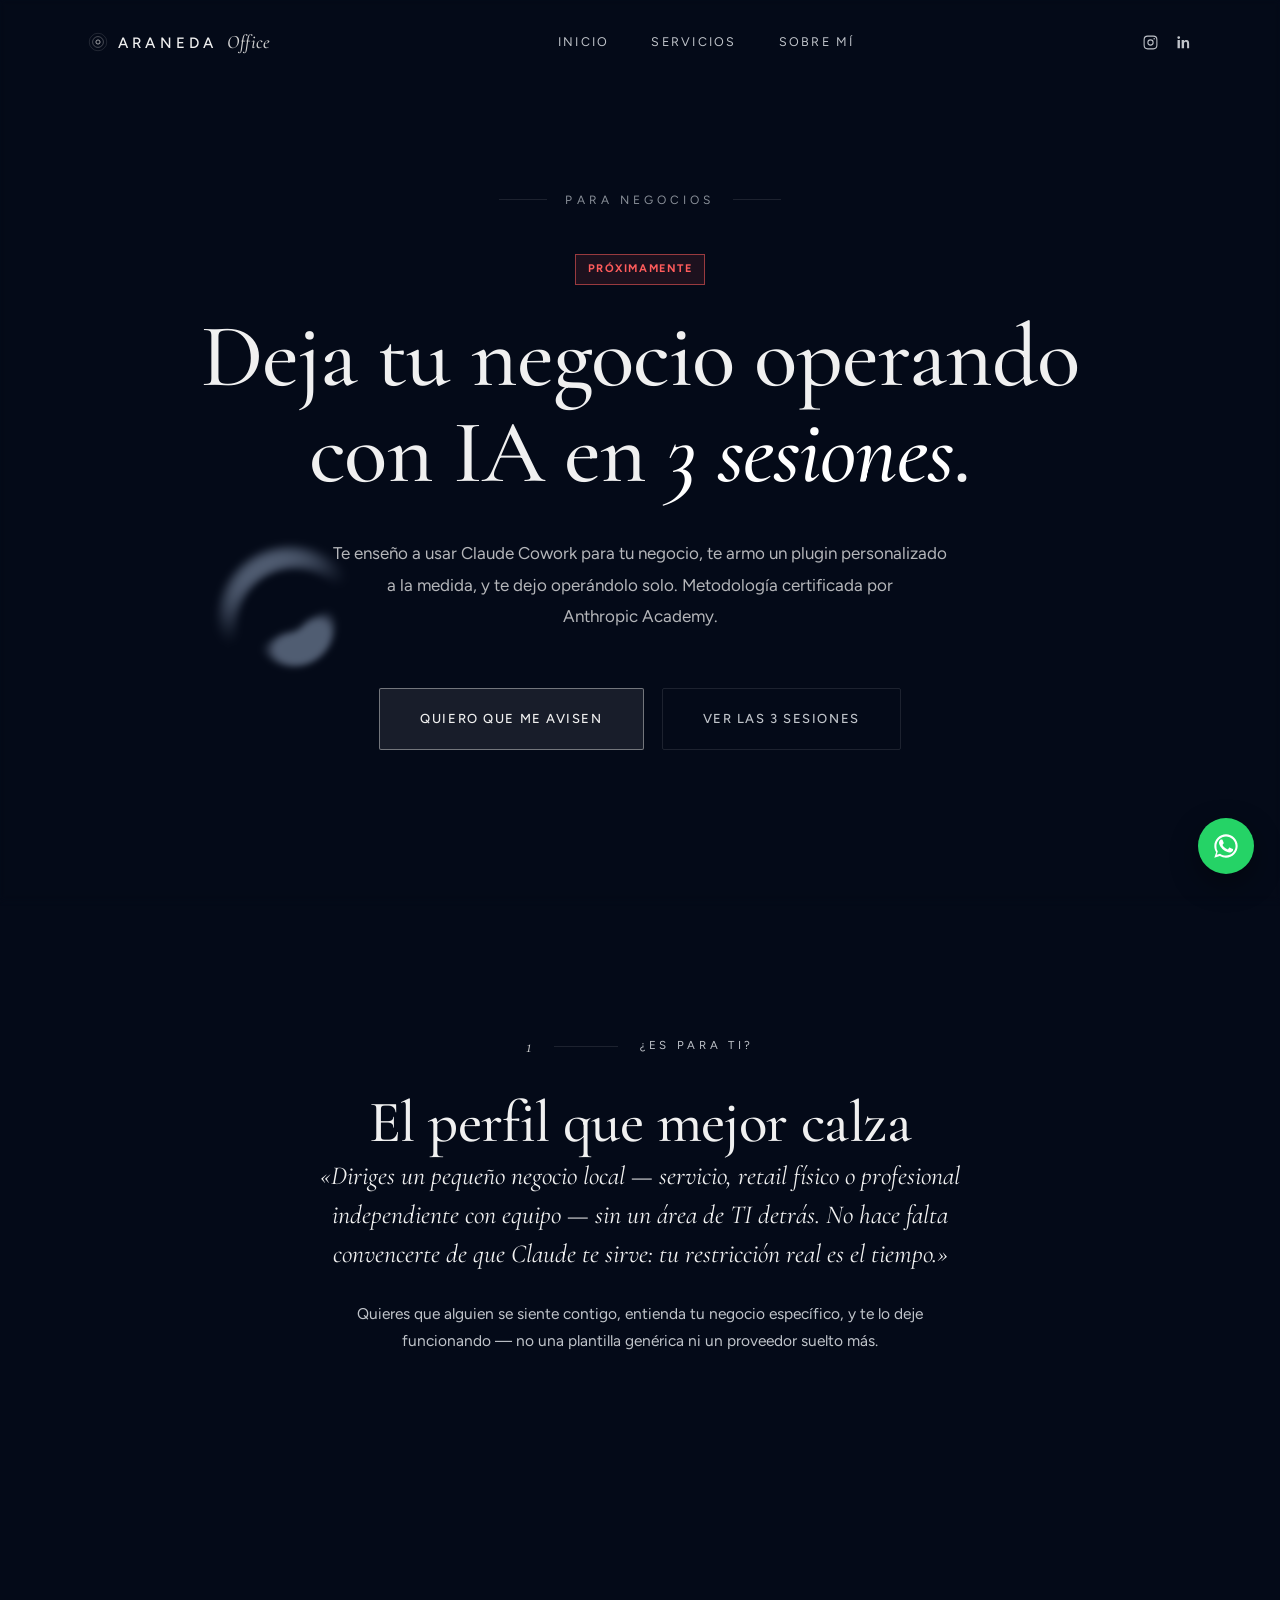
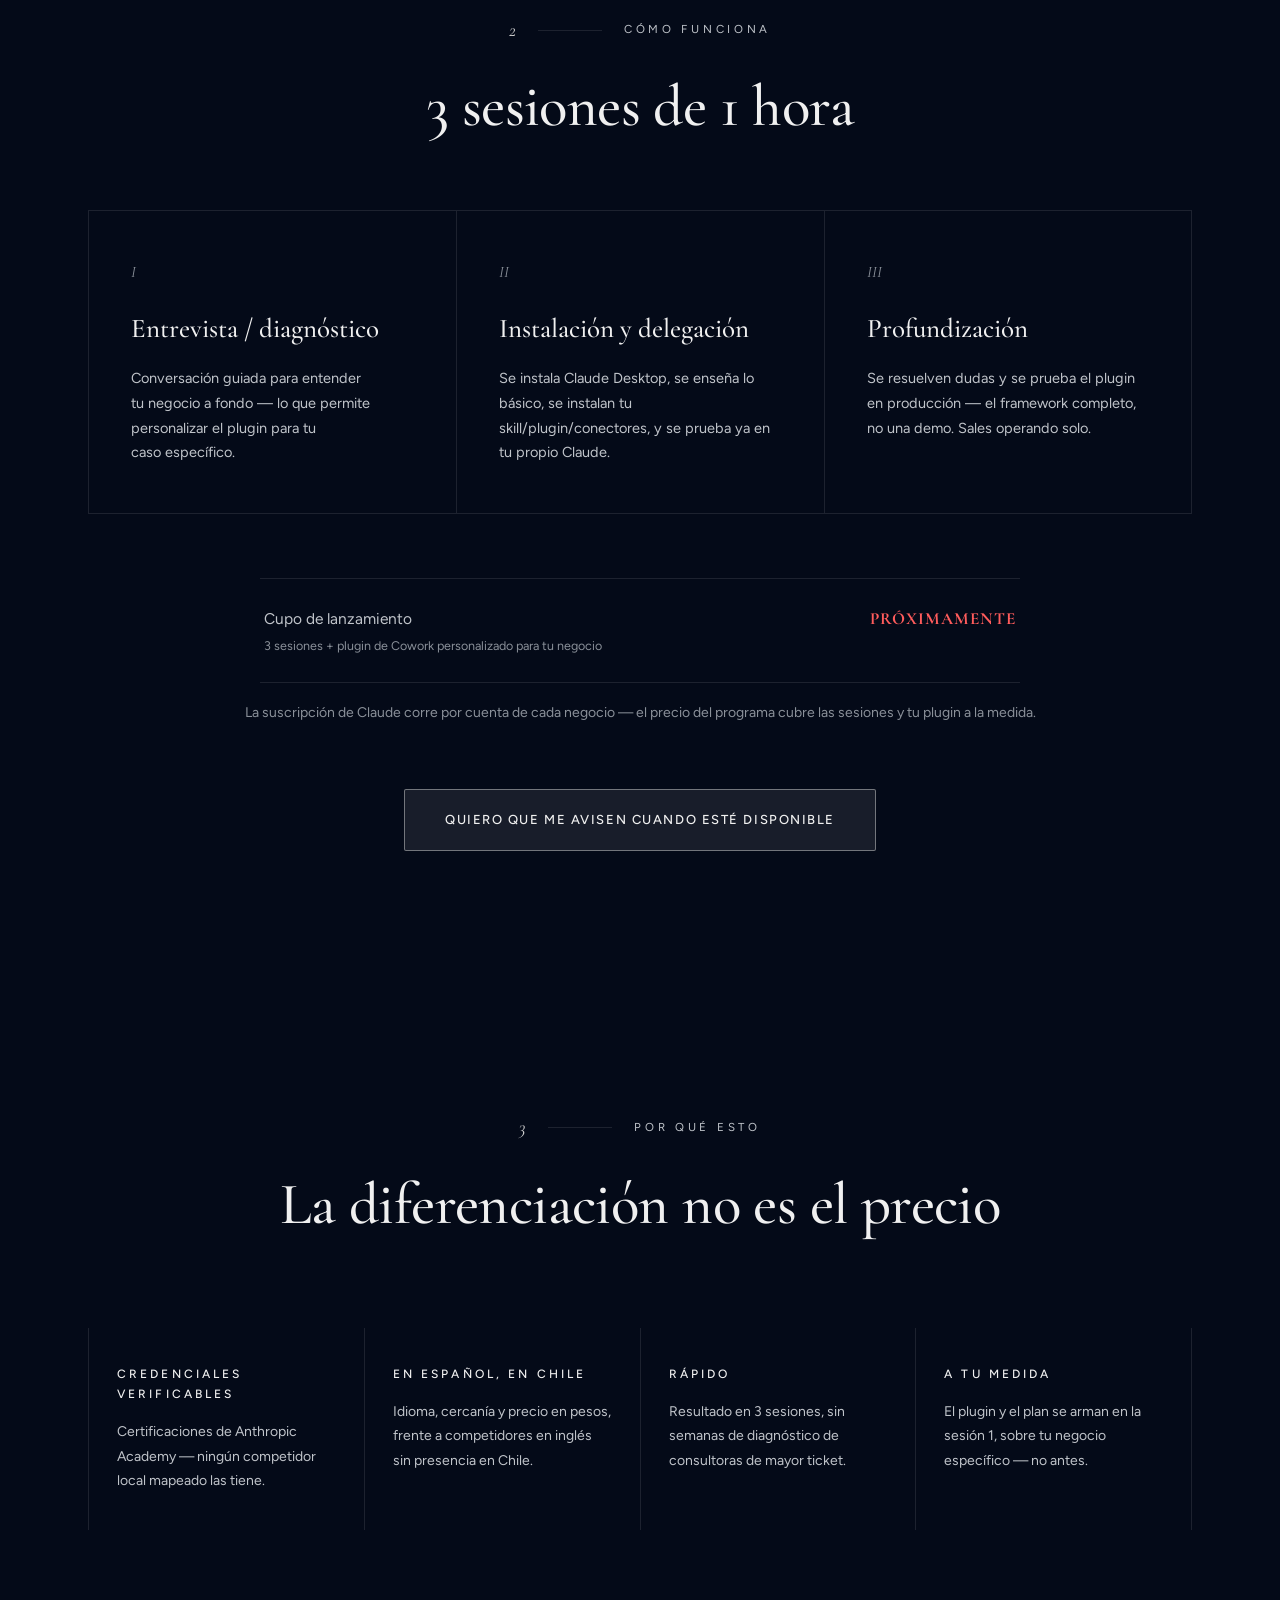
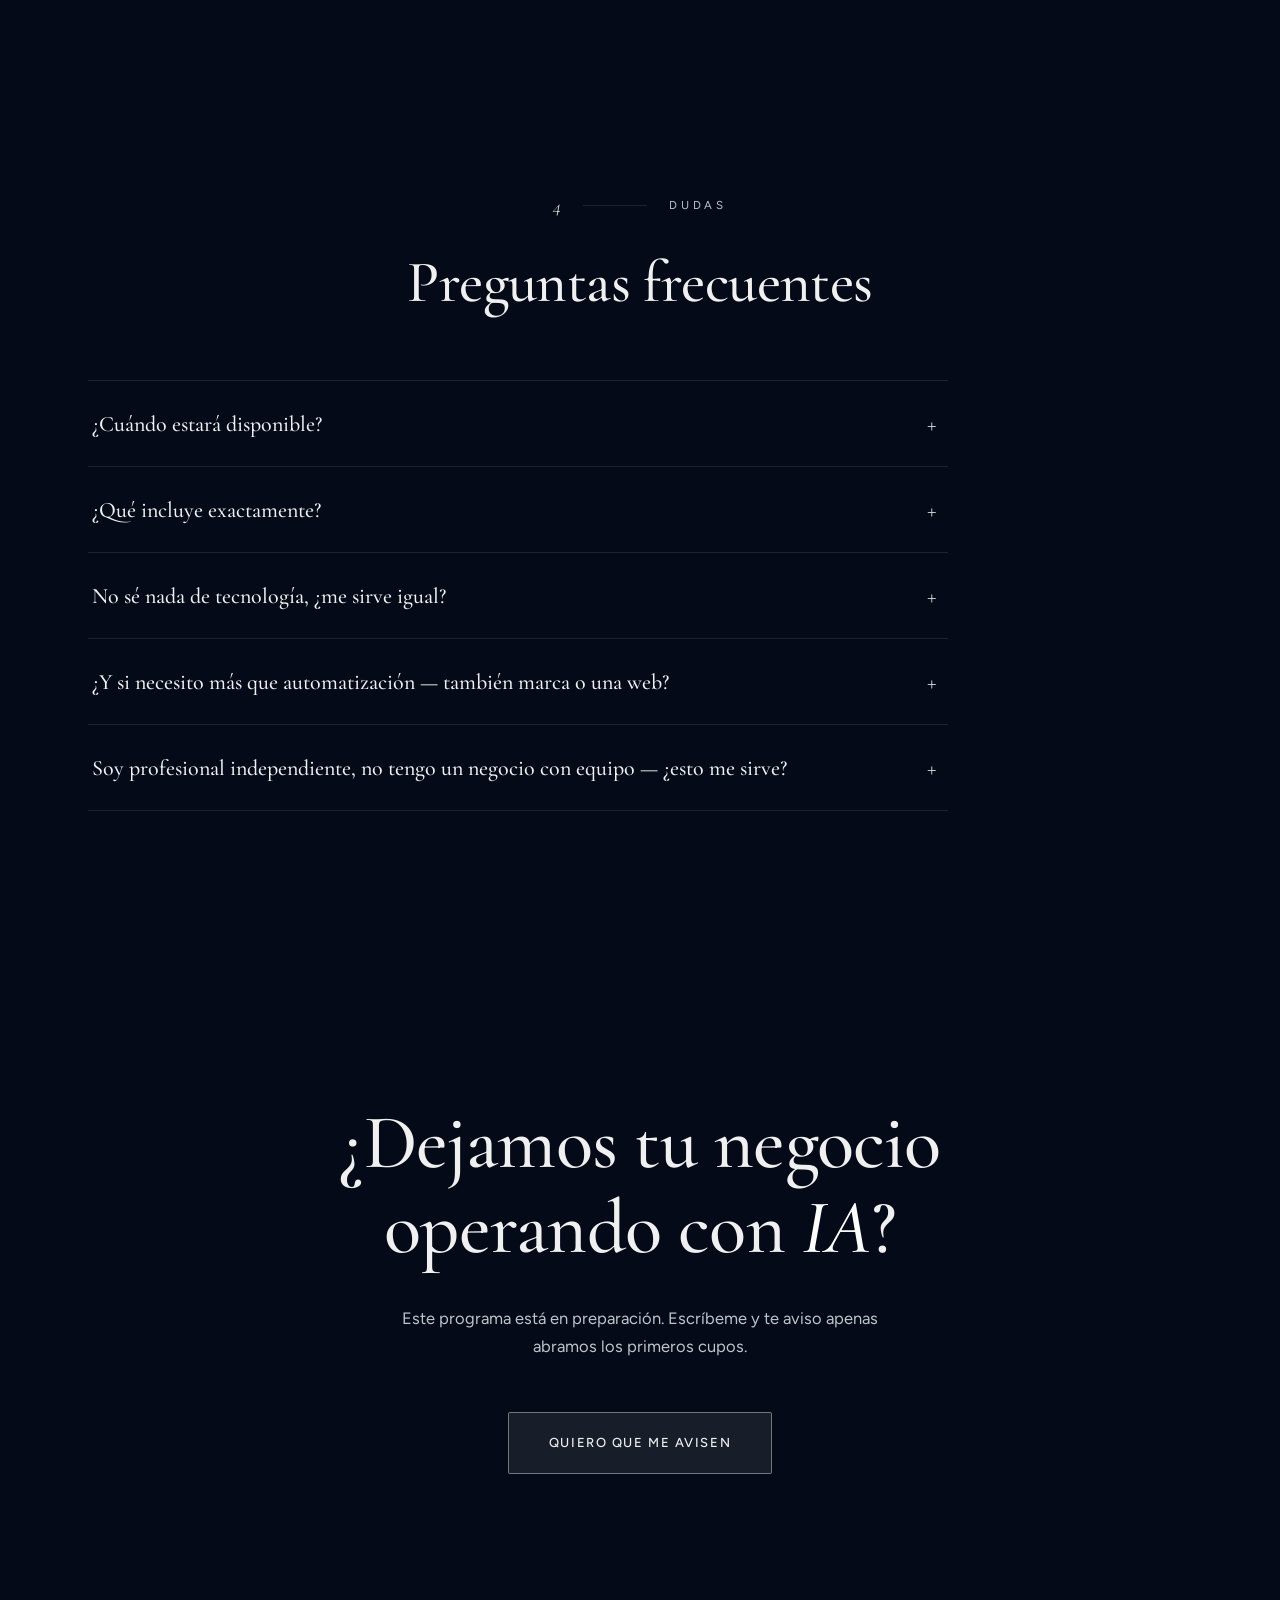
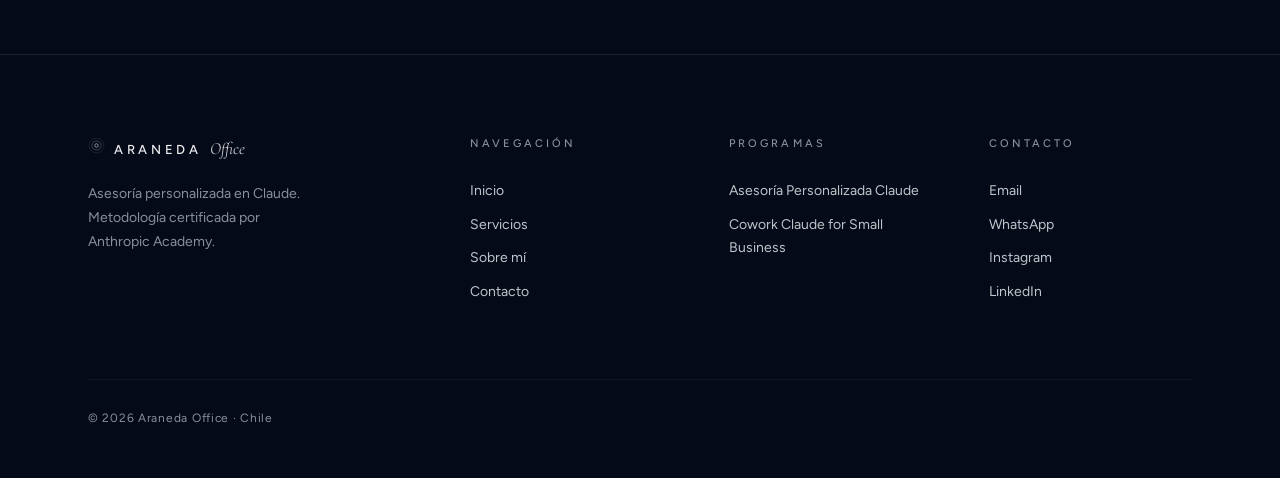
<file: cowork-sb.html>
<!DOCTYPE html>
<html lang="es">
<head>
<meta charset="UTF-8">
<meta name="viewport" content="width=device-width, initial-scale=1.0">
<title>Cowork Claude for Small Business — Araneda Office</title>
<meta name="description" content="Deja tu negocio operando con Claude Cowork en 3 sesiones: diagnóstico, instalación y un plugin a medida. Metodología certificada por Anthropic.">
<meta name="robots" content="index, follow">
<link rel="canonical" href="https://aranedaoffice.cloud/cowork-sb">
<meta name="theme-color" content="#040a18">
<link rel="icon" href="/favicon.svg" type="image/svg+xml">
<link rel="icon" href="/assets/favicon-32.png" sizes="32x32" type="image/png">
<link rel="apple-touch-icon" href="/assets/apple-touch-icon.png">
<link rel="manifest" href="/site.webmanifest">

<meta property="og:type" content="website">
<meta property="og:site_name" content="Araneda Office">
<meta property="og:locale" content="es_CL">
<meta property="og:url" content="https://aranedaoffice.cloud/cowork-sb">
<meta property="og:title" content="Cowork Claude for Small Business — Araneda Office">
<meta property="og:description" content="Deja tu negocio operando con Claude Cowork en 3 sesiones: diagnóstico, instalación y un plugin a medida. Metodología certificada por Anthropic.">
<meta property="og:image" content="https://aranedaoffice.cloud/assets/og-default.jpg">
<meta property="og:image:width" content="1200">
<meta property="og:image:height" content="630">
<meta property="og:image:alt" content="Araneda Office — Asesoría personalizada en Claude">

<meta name="twitter:card" content="summary_large_image">
<meta name="twitter:title" content="Cowork Claude for Small Business — Araneda Office">
<meta name="twitter:description" content="Deja tu negocio operando con Claude Cowork en 3 sesiones: diagnóstico, instalación y un plugin a medida. Metodología certificada por Anthropic.">
<meta name="twitter:image" content="https://aranedaoffice.cloud/assets/og-default.jpg">
<link rel="preconnect" href="https://fonts.googleapis.com">
<link rel="preconnect" href="https://fonts.gstatic.com" crossorigin>
<link href="https://fonts.googleapis.com/css2?family=Cormorant+Garamond:ital,wght@0,400;0,500;0,600;1,400;1,500;1,600&family=Figtree:wght@300;400;500;600;700&display=swap" rel="stylesheet">
<link rel="stylesheet" href="styles.css">
<script defer data-domain="aranedaoffice.cloud" src="https://araneda-office-plausible.jebrxb.easypanel.host/js/script.js"></script>
<script type="application/ld+json">
{
  "@context": "https://schema.org",
  "@type": "ProfessionalService",
  "@id": "https://aranedaoffice.cloud/#organization",
  "name": "Araneda Office",
  "url": "https://aranedaoffice.cloud/",
  "image": "https://aranedaoffice.cloud/assets/og-default.jpg",
  "logo": "https://aranedaoffice.cloud/assets/icon-512.png",
  "description": "Asesoría personalizada 1 a 1 en Claude para profesionales independientes y pequeños negocios en Chile, con metodología certificada por Anthropic Academy.",
  "priceRange": "$25.000 - $80.000 CLP",
  "areaServed": { "@type": "Country", "name": "Chile" },
  "email": "juanaranedagattavara@gmail.com",
  "founder": { "@type": "Person", "name": "Juan Araneda" },
  "sameAs": [
    "https://www.instagram.com/juandelagua.ia/",
    "https://www.linkedin.com/in/juan-araneda-979a2236a/"
  ]
}
</script>
<script type="application/ld+json">
{
  "@context": "https://schema.org",
  "@type": "Service",
  "@id": "https://aranedaoffice.cloud/cowork-sb#service",
  "name": "Cowork Claude for Small Business",
  "serviceType": "Implementación de Claude Cowork para pymes",
  "provider": { "@id": "https://aranedaoffice.cloud/#organization" },
  "areaServed": { "@type": "Country", "name": "Chile" },
  "audience": { "@type": "Audience", "audienceType": "Dueños de negocio local" },
  "description": "Tres sesiones y un plugin de Claude Cowork armado sobre tu negocio, para dejarlo operando solo.",
  "url": "https://aranedaoffice.cloud/cowork-sb",
  "offers": {
    "@type": "Offer",
    "name": "Cowork Claude for Small Business",
    "availability": "https://schema.org/PreOrder",
    "url": "https://aranedaoffice.cloud/cowork-sb"
  }
}
</script>
<script type="application/ld+json">
{
  "@context": "https://schema.org",
  "@type": "FAQPage",
  "mainEntity": [
    {
      "@type": "Question",
      "name": "¿Cuándo estará disponible?",
      "acceptedAnswer": { "@type": "Answer", "text": "Por ahora estamos enfocados 100% en la Asesoría Personalizada Claude. Escríbeme si te interesa este programa y te aviso apenas abramos cupos." }
    },
    {
      "@type": "Question",
      "name": "¿Qué incluye exactamente?",
      "acceptedAnswer": { "@type": "Answer", "text": "Las 3 sesiones de 1 hora y tu plugin de Claude Cowork armado a la medida de tu negocio. La suscripción de Claude corre por tu cuenta." }
    },
    {
      "@type": "Question",
      "name": "No sé nada de tecnología, ¿me sirve igual?",
      "acceptedAnswer": { "@type": "Answer", "text": "Sí — está pensado para dueños de negocio sin equipo técnico. La sesión 1 parte desde cero, entendiendo tu negocio primero." }
    },
    {
      "@type": "Question",
      "name": "¿Y si necesito más que automatización — también marca o una web?",
      "acceptedAnswer": { "@type": "Answer", "text": "Se conversa después del diagnóstico de la sesión 1, si tu negocio realmente lo necesita — no se vende de entrada ni por catálogo." }
    },
    {
      "@type": "Question",
      "name": "Soy profesional independiente, no tengo un negocio con equipo — ¿esto me sirve?",
      "acceptedAnswer": { "@type": "Answer", "text": "Puede que te sirva más Asesoría Personalizada Claude, pensada específicamente para eso." }
    }
  ]
}
</script>
<script type="application/ld+json">
{
  "@context": "https://schema.org",
  "@type": "BreadcrumbList",
  "itemListElement": [
    { "@type": "ListItem", "position": 1, "name": "Inicio", "item": "https://aranedaoffice.cloud/" },
    { "@type": "ListItem", "position": 2, "name": "Servicios", "item": "https://aranedaoffice.cloud/servicios" },
    { "@type": "ListItem", "position": 3, "name": "Cowork Claude for Small Business", "item": "https://aranedaoffice.cloud/cowork-sb" }
  ]
}
</script>
</head>
<body>

<div id="root">

<a class="wa-float" href="https://wa.me/56984388246" target="_blank" rel="noopener" aria-label="Escríbeme por WhatsApp" data-ripple="true"><svg width="28" height="28" viewBox="0 0 24 24" fill="currentColor"><path d="M17.472 14.382c-.297-.149-1.758-.867-2.03-.967-.273-.099-.471-.148-.67.15-.197.297-.767.966-.94 1.164-.173.199-.347.223-.644.075-.297-.15-1.255-.463-2.39-1.475-.883-.788-1.48-1.761-1.653-2.059-.173-.297-.018-.458.13-.606.134-.133.298-.347.446-.52.149-.174.198-.298.298-.497.099-.198.05-.371-.025-.52-.075-.149-.669-1.612-.916-2.207-.242-.579-.487-.5-.669-.51-.173-.008-.371-.01-.57-.01-.198 0-.52.074-.792.372-.272.297-1.04 1.016-1.04 2.479 0 1.462 1.065 2.875 1.213 3.074.149.198 2.096 3.2 5.077 4.487.709.306 1.262.489 1.694.625.712.227 1.36.195 1.871.118.571-.085 1.758-.719 2.006-1.413.248-.694.248-1.289.173-1.413-.074-.124-.272-.198-.57-.347z"/><path d="M12.001 2C6.478 2 2 6.477 2 12c0 1.98.573 3.827 1.562 5.383L2 22l4.735-1.53A9.953 9.953 0 0 0 12.001 22C17.523 22 22 17.523 22 12S17.523 2 12.001 2zm0 18.2c-1.767 0-3.407-.52-4.79-1.415l-.343-.212-2.808.907.918-2.735-.223-.354A8.174 8.174 0 0 1 3.8 12c0-4.522 3.678-8.2 8.201-8.2 4.522 0 8.199 3.678 8.199 8.2 0 4.523-3.677 8.2-8.199 8.2z"/></svg></a>

<nav class="nv5">
  <div class="ctn nv5-in">
    <a href="/" class="nv5-logo" style="text-decoration:none;">
      <span class="mark"><svg width="20" height="20" viewBox="0 0 24 24" fill="none" stroke="currentColor" stroke-width="1" style="color:var(--ac)"><circle cx="12" cy="12" r="2.5" opacity="0.9"></circle><circle cx="12" cy="12" r="6.5" opacity="0.4"></circle><circle cx="12" cy="12" r="10.5" opacity="0.18"></circle></svg></span>
      <span class="w1">Araneda</span><span class="w2">Office</span>
    </a>
    <div class="nv5-lnk">
      <a href="/">Inicio</a>
      <a href="/servicios">Servicios</a>
      <a href="/nosotros">Sobre mí</a>
    </div>
    <div class="nv5-right">
      <div class="nv5-social">
        <a href="https://www.instagram.com/juandelagua.ia/" target="_blank" rel="noopener" aria-label="Instagram"><svg width="17" height="17" viewBox="0 0 24 24" fill="none" stroke="currentColor" stroke-width="1.5"><rect x="3" y="3" width="18" height="18" rx="5"></rect><circle cx="12" cy="12" r="3.7"></circle><circle cx="17.2" cy="6.8" r="1.05" fill="currentColor" stroke="none"></circle></svg></a>
        <a href="https://www.linkedin.com/in/juan-araneda-979a2236a/" target="_blank" rel="noopener" aria-label="LinkedIn"><svg width="17" height="17" viewBox="0 0 24 24" fill="currentColor"><path d="M6.94 8.5H3.56V20H6.94V8.5ZM5.25 7.01a1.96 1.96 0 1 0 0-3.92 1.96 1.96 0 0 0 0 3.92ZM20.44 20H17.06V14.02c0-1.42-.03-3.25-1.98-3.25-1.99 0-2.3 1.55-2.3 3.15V20H9.4V8.5h3.24v1.57h.05c.45-.85 1.56-1.75 3.2-1.75 3.42 0 4.05 2.25 4.05 5.18V20Z"/></svg></a>
      </div>
    </div>
    <button class="hmb" aria-label="Menú"><svg width="24" height="24" viewBox="0 0 24 24" fill="none" stroke="currentColor" stroke-width="1.5" stroke-linecap="round" stroke-linejoin="round"><line x1="3" y1="6" x2="21" y2="6"></line><line x1="3" y1="12" x2="21" y2="12"></line><line x1="3" y1="18" x2="21" y2="18"></line></svg></button>
  </div>
  <div class="nv5-prog"></div>
</nav>
<div class="mob5">
  <div class="mob5-hd">
    <a href="/" class="nv5-logo" style="text-decoration:none;">
      <span class="mark"><svg width="20" height="20" viewBox="0 0 24 24" fill="none" stroke="currentColor" stroke-width="1" style="color:var(--ac)"><circle cx="12" cy="12" r="2.5" opacity="0.9"></circle><circle cx="12" cy="12" r="6.5" opacity="0.4"></circle><circle cx="12" cy="12" r="10.5" opacity="0.18"></circle></svg></span>
      <span class="w1">Araneda</span><span class="w2">Office</span>
    </a>
    <button class="hmb hmb-close" style="display:flex;" aria-label="Cerrar"><svg width="24" height="24" viewBox="0 0 24 24" fill="none" stroke="currentColor" stroke-width="1.5" stroke-linecap="round" stroke-linejoin="round"><line x1="18" y1="6" x2="6" y2="18"></line><line x1="6" y1="6" x2="18" y2="18"></line></svg></button>
  </div>
  <div class="mob5-lnk">
    <a href="/">Inicio</a>
    <a href="/servicios">Servicios</a>
    <a href="/nosotros">Sobre mí</a>
  </div>
  <div class="mob5-social">
    <a href="https://www.instagram.com/juandelagua.ia/" target="_blank" rel="noopener" aria-label="Instagram"><svg width="22" height="22" viewBox="0 0 24 24" fill="none" stroke="currentColor" stroke-width="1.5"><rect x="3" y="3" width="18" height="18" rx="5"></rect><circle cx="12" cy="12" r="3.7"></circle><circle cx="17.2" cy="6.8" r="1.05" fill="currentColor" stroke="none"></circle></svg></a>
    <a href="https://www.linkedin.com/in/juan-araneda-979a2236a/" target="_blank" rel="noopener" aria-label="LinkedIn"><svg width="22" height="22" viewBox="0 0 24 24" fill="currentColor"><path d="M6.94 8.5H3.56V20H6.94V8.5ZM5.25 7.01a1.96 1.96 0 1 0 0-3.92 1.96 1.96 0 0 0 0 3.92ZM20.44 20H17.06V14.02c0-1.42-.03-3.25-1.98-3.25-1.99 0-2.3 1.55-2.3 3.15V20H9.4V8.5h3.24v1.57h.05c.45-.85 1.56-1.75 3.2-1.75 3.42 0 4.05 2.25 4.05 5.18V20Z"/></svg></a>
    <a href="https://wa.me/56984388246" target="_blank" rel="noopener" aria-label="WhatsApp" class="ico-wa"><svg width="22" height="22" viewBox="0 0 24 24" fill="currentColor"><path d="M17.472 14.382c-.297-.149-1.758-.867-2.03-.967-.273-.099-.471-.148-.67.15-.197.297-.767.966-.94 1.164-.173.199-.347.223-.644.075-.297-.15-1.255-.463-2.39-1.475-.883-.788-1.48-1.761-1.653-2.059-.173-.297-.018-.458.13-.606.134-.133.298-.347.446-.52.149-.174.198-.298.298-.497.099-.198.05-.371-.025-.52-.075-.149-.669-1.612-.916-2.207-.242-.579-.487-.5-.669-.51-.173-.008-.371-.01-.57-.01-.198 0-.52.074-.792.372-.272.297-1.04 1.016-1.04 2.479 0 1.462 1.065 2.875 1.213 3.074.149.198 2.096 3.2 5.077 4.487.709.306 1.262.489 1.694.625.712.227 1.36.195 1.871.118.571-.085 1.758-.719 2.006-1.413.248-.694.248-1.289.173-1.413-.074-.124-.272-.198-.57-.347z"/><path d="M12.001 2C6.478 2 2 6.477 2 12c0 1.98.573 3.827 1.562 5.383L2 22l4.735-1.53A9.953 9.953 0 0 0 12.001 22C17.523 22 22 17.523 22 12S17.523 2 12.001 2zm0 18.2c-1.767 0-3.407-.52-4.79-1.415l-.343-.212-2.808.907.918-2.735-.223-.354A8.174 8.174 0 0 1 3.8 12c0-4.522 3.678-8.2 8.201-8.2 4.522 0 8.199 3.678 8.199 8.2 0 4.523-3.677 8.2-8.199 8.2z"/></svg></a>
  </div>
</div>

<main>

<section class="hr5" id="hero">
  <div class="hr5-badge">Para negocios</div>
  <p style="margin-bottom:24px;"><span class="soon-badge" style="margin-left:0;">Próximamente</span></p>
  <h1>Deja tu negocio operando<br>con IA en <em>3 sesiones</em>.</h1>
  <p class="hr5-sub">Te enseño a usar Claude Cowork para tu negocio, te armo un plugin personalizado a la medida, y te dejo operándolo solo. Metodología certificada por Anthropic Academy.</p>
  <div class="hr5-btns">
    <a href="https://wa.me/56984388246?text=Hola%20Juan%21%20Me%20interesa%20Cowork%20Claude%20for%20Small%20Business.%20Av%C3%ADsame%20cuando%20est%C3%A9%20disponible." target="_blank" rel="noopener" class="bt bt-p bt-lg" data-ripple="true">Quiero que me avisen</a>
    <a href="#sesiones" class="bt bt-g bt-lg" data-ripple="true">Ver las 3 sesiones</a>
  </div>
</section>

<section class="sc5" id="para-ti">
  <div class="ctn">
    <div class="sc-hd5">
      <div class="shd"><span class="shd-num">1</span><span class="shd-line"></span><span class="shd-lb">¿Es para ti?</span></div>
      <h2 class="shd-tt">El perfil que mejor calza</h2>
    </div>
    <p style="font-family:var(--serif);font-size:26px;font-style:italic;font-weight:400;color:var(--t1);line-height:1.5;max-width:720px;margin:0 auto;text-align:center;">
      «Diriges un pequeño negocio local — servicio, retail físico o profesional independiente con equipo — sin un área de TI detrás. No hace falta convencerte de que Claude te sirve: tu restricción real es el tiempo.»
    </p>
    <p style="max-width:640px;margin:28px auto 0;text-align:center;color:var(--t2);font-size:15.5px;">Quieres que alguien se siente contigo, entienda tu negocio específico, y te lo deje funcionando — no una plantilla genérica ni un proveedor suelto más.</p>
  </div>
</section>

<section class="sc5" id="sesiones">
  <div class="ctn">
    <div class="sc-hd5">
      <div class="shd"><span class="shd-num">2</span><span class="shd-line"></span><span class="shd-lb">Cómo funciona</span></div>
      <h2 class="shd-tt">3 sesiones de 1 hora</h2>
    </div>
    <div class="mtd-grid">
      <div class="mtd-card" data-ripple="true">
        <span class="mtd-num">I</span>
        <h3>Entrevista / diagnóstico</h3>
        <p>Conversación guiada para entender tu negocio a fondo — lo que permite personalizar el plugin para tu caso específico.</p>
      </div>
      <div class="mtd-card" data-ripple="true">
        <span class="mtd-num">II</span>
        <h3>Instalación y delegación</h3>
        <p>Se instala Claude Desktop, se enseña lo básico, se instalan tu skill/plugin/conectores, y se prueba ya en tu propio Claude.</p>
      </div>
      <div class="mtd-card" data-ripple="true">
        <span class="mtd-num">III</span>
        <h3>Profundización</h3>
        <p>Se resuelven dudas y se prueba el plugin en producción — el framework completo, no una demo. Sales operando solo.</p>
      </div>
    </div>
    <div class="prc">
      <div class="prc-row soon">
        <div class="prc-lb">Cupo de lanzamiento<small>3 sesiones + plugin de Cowork personalizado para tu negocio</small></div>
        <div class="prc-val">Próximamente</div>
      </div>
    </div>
    <p style="text-align:center;color:var(--t3);font-size:14px;margin-top:18px;">La suscripción de Claude corre por cuenta de cada negocio — el precio del programa cubre las sesiones y tu plugin a la medida.</p>
    <div class="mtd-cta">
      <a href="https://wa.me/56984388246?text=Hola%20Juan%21%20Me%20interesa%20Cowork%20Claude%20for%20Small%20Business.%20Av%C3%ADsame%20cuando%20est%C3%A9%20disponible." target="_blank" rel="noopener" class="bt bt-p bt-lg" data-ripple="true">Quiero que me avisen cuando esté disponible</a>
    </div>
  </div>
</section>

<section class="sc5" id="diferenciacion">
  <div class="ctn">
    <div class="sc-hd5">
      <div class="shd"><span class="shd-num">3</span><span class="shd-line"></span><span class="shd-lb">Por qué esto</span></div>
      <h2 class="shd-tt">La diferenciación no es el precio</h2>
    </div>
    <div class="flj-grid">
      <div class="flj-step" data-ripple="true" style="padding:36px 28px;">
        <div class="flj-word" style="margin-top:0;">Credenciales verificables</div>
        <p>Certificaciones de Anthropic Academy — ningún competidor local mapeado las tiene.</p>
      </div>
      <div class="flj-step" data-ripple="true" style="padding:36px 28px;">
        <div class="flj-word" style="margin-top:0;">En español, en Chile</div>
        <p>Idioma, cercanía y precio en pesos, frente a competidores en inglés sin presencia en Chile.</p>
      </div>
      <div class="flj-step" data-ripple="true" style="padding:36px 28px;">
        <div class="flj-word" style="margin-top:0;">Rápido</div>
        <p>Resultado en 3 sesiones, sin semanas de diagnóstico de consultoras de mayor ticket.</p>
      </div>
      <div class="flj-step" data-ripple="true" style="padding:36px 28px;">
        <div class="flj-word" style="margin-top:0;">A tu medida</div>
        <p>El plugin y el plan se arman en la sesión 1, sobre tu negocio específico — no antes.</p>
      </div>
    </div>
  </div>
</section>

<section class="sc5" id="faq">
  <div class="ctn">
    <div class="sc-hd5">
      <div class="shd"><span class="shd-num">4</span><span class="shd-line"></span><span class="shd-lb">Dudas</span></div>
      <h2 class="shd-tt">Preguntas frecuentes</h2>
    </div>
    <div class="fq5">
      <div class="fq5-it">
        <button class="fq5-q"><span>¿Cuándo estará disponible?</span><span class="pm">+</span></button>
        <div class="fq5-a"><div class="fq5-a-in">Por ahora estamos enfocados 100% en la Asesoría Personalizada Claude. Escríbeme si te interesa este programa y te aviso apenas abramos cupos.</div></div>
      </div>
      <div class="fq5-it">
        <button class="fq5-q"><span>¿Qué incluye exactamente?</span><span class="pm">+</span></button>
        <div class="fq5-a"><div class="fq5-a-in">Las 3 sesiones de 1 hora y tu plugin de Claude Cowork armado a la medida de tu negocio. La suscripción de Claude corre por tu cuenta.</div></div>
      </div>
      <div class="fq5-it">
        <button class="fq5-q"><span>No sé nada de tecnología, ¿me sirve igual?</span><span class="pm">+</span></button>
        <div class="fq5-a"><div class="fq5-a-in">Sí — está pensado para dueños de negocio sin equipo técnico. La sesión 1 parte desde cero, entendiendo tu negocio primero.</div></div>
      </div>
      <div class="fq5-it">
        <button class="fq5-q"><span>¿Y si necesito más que automatización — también marca o una web?</span><span class="pm">+</span></button>
        <div class="fq5-a"><div class="fq5-a-in">Se conversa después del diagnóstico de la sesión 1, si tu negocio realmente lo necesita — no se vende de entrada ni por catálogo.</div></div>
      </div>
      <div class="fq5-it">
        <button class="fq5-q"><span>Soy profesional independiente, no tengo un negocio con equipo — ¿esto me sirve?</span><span class="pm">+</span></button>
        <div class="fq5-a"><div class="fq5-a-in">Puede que te sirva más <a href="/asesoria-claude" style="color:var(--ac);">Asesoría Personalizada Claude</a>, pensada específicamente para eso.</div></div>
      </div>
    </div>
  </div>
</section>

<section class="ct5" id="cta">
  <div class="ctn">
    <h2>¿Dejamos tu negocio operando con <em>IA</em>?</h2>
    <p class="ct5-ds">Este programa está en preparación. Escríbeme y te aviso apenas abramos los primeros cupos.</p>
    <a href="https://wa.me/56984388246?text=Hola%20Juan%21%20Me%20interesa%20Cowork%20Claude%20for%20Small%20Business.%20Av%C3%ADsame%20cuando%20est%C3%A9%20disponible." target="_blank" rel="noopener" class="bt bt-p bt-lg" data-ripple="true">Quiero que me avisen</a>
  </div>
</section>

</main>

<footer class="ft5">
  <div class="ctn">
    <div class="ft5-grid">
      <div>
        <span class="ft5-br">
          <svg width="17" height="17" viewBox="0 0 24 24" fill="none" stroke="currentColor" stroke-width="1" style="color:var(--ac)"><circle cx="12" cy="12" r="2.5" opacity="0.9"></circle><circle cx="12" cy="12" r="6.5" opacity="0.4"></circle><circle cx="12" cy="12" r="10.5" opacity="0.18"></circle></svg>
          <span class="w1">Araneda</span><span class="w2">Office</span>
        </span>
        <p class="ft5-tg">Asesoría personalizada en Claude. Metodología certificada por Anthropic Academy.</p>
      </div>
      <div class="ft5-col">
        <h4>Navegación</h4>
        <a href="/">Inicio</a>
        <a href="/servicios">Servicios</a>
        <a href="/nosotros">Sobre mí</a>
        <a href="/contacto">Contacto</a>
      </div>
      <div class="ft5-col">
        <h4>Programas</h4>
        <a href="/asesoria-claude">Asesoría Personalizada Claude</a>
        <a href="/cowork-sb">Cowork Claude for Small Business</a>
      </div>
      <div class="ft5-col">
        <h4>Contacto</h4>
        <a href="mailto:juanaranedagattavara@gmail.com">Email</a>
        <a href="https://wa.me/56984388246" target="_blank" rel="noopener">WhatsApp</a>
        <a href="https://www.instagram.com/juandelagua.ia/" target="_blank" rel="noopener">Instagram</a>
        <a href="https://www.linkedin.com/in/juan-araneda-979a2236a/" target="_blank" rel="noopener">LinkedIn</a>
      </div>
    </div>
    <div class="ft5-btm">
      <span>© 2026 Araneda Office · Chile</span>
    </div>
  </div>
</footer>

</div>

<script src="water.js"></script>
<script src="site.js"></script>
</body>
</html>
</file>
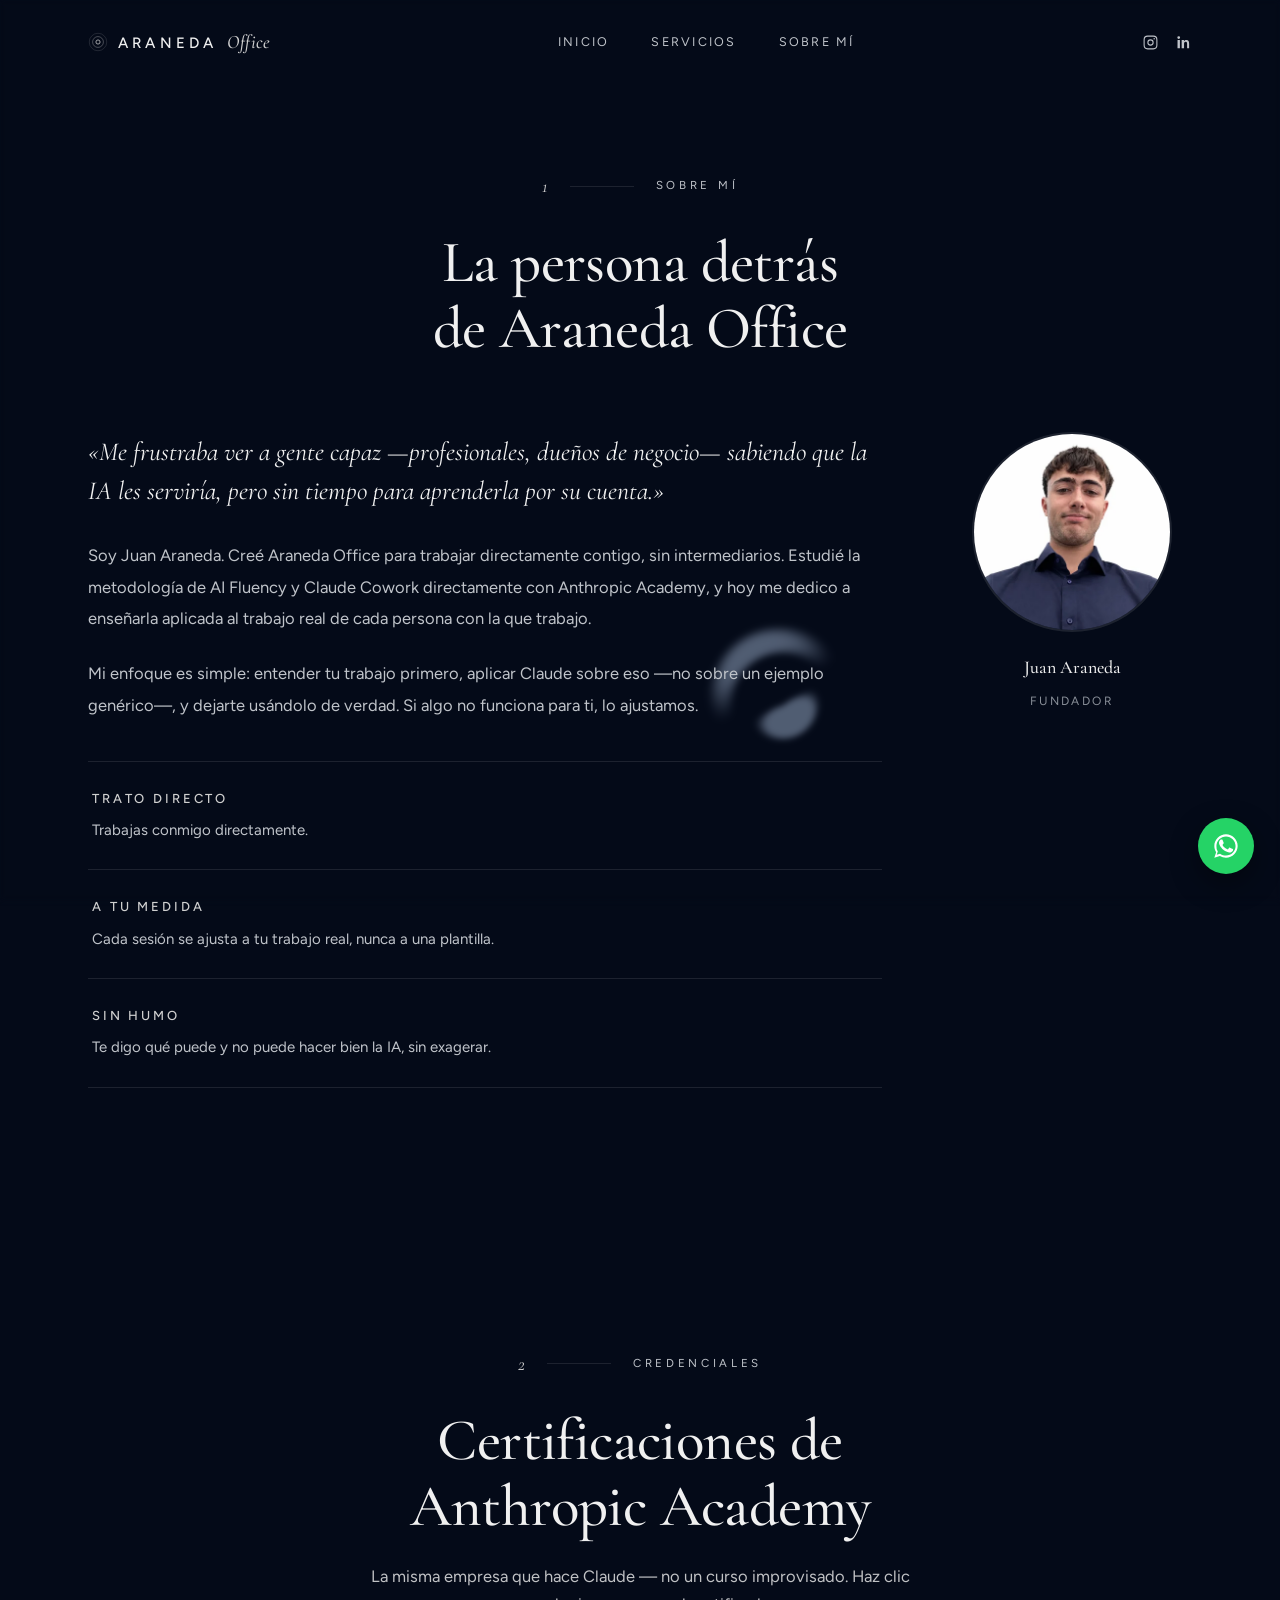
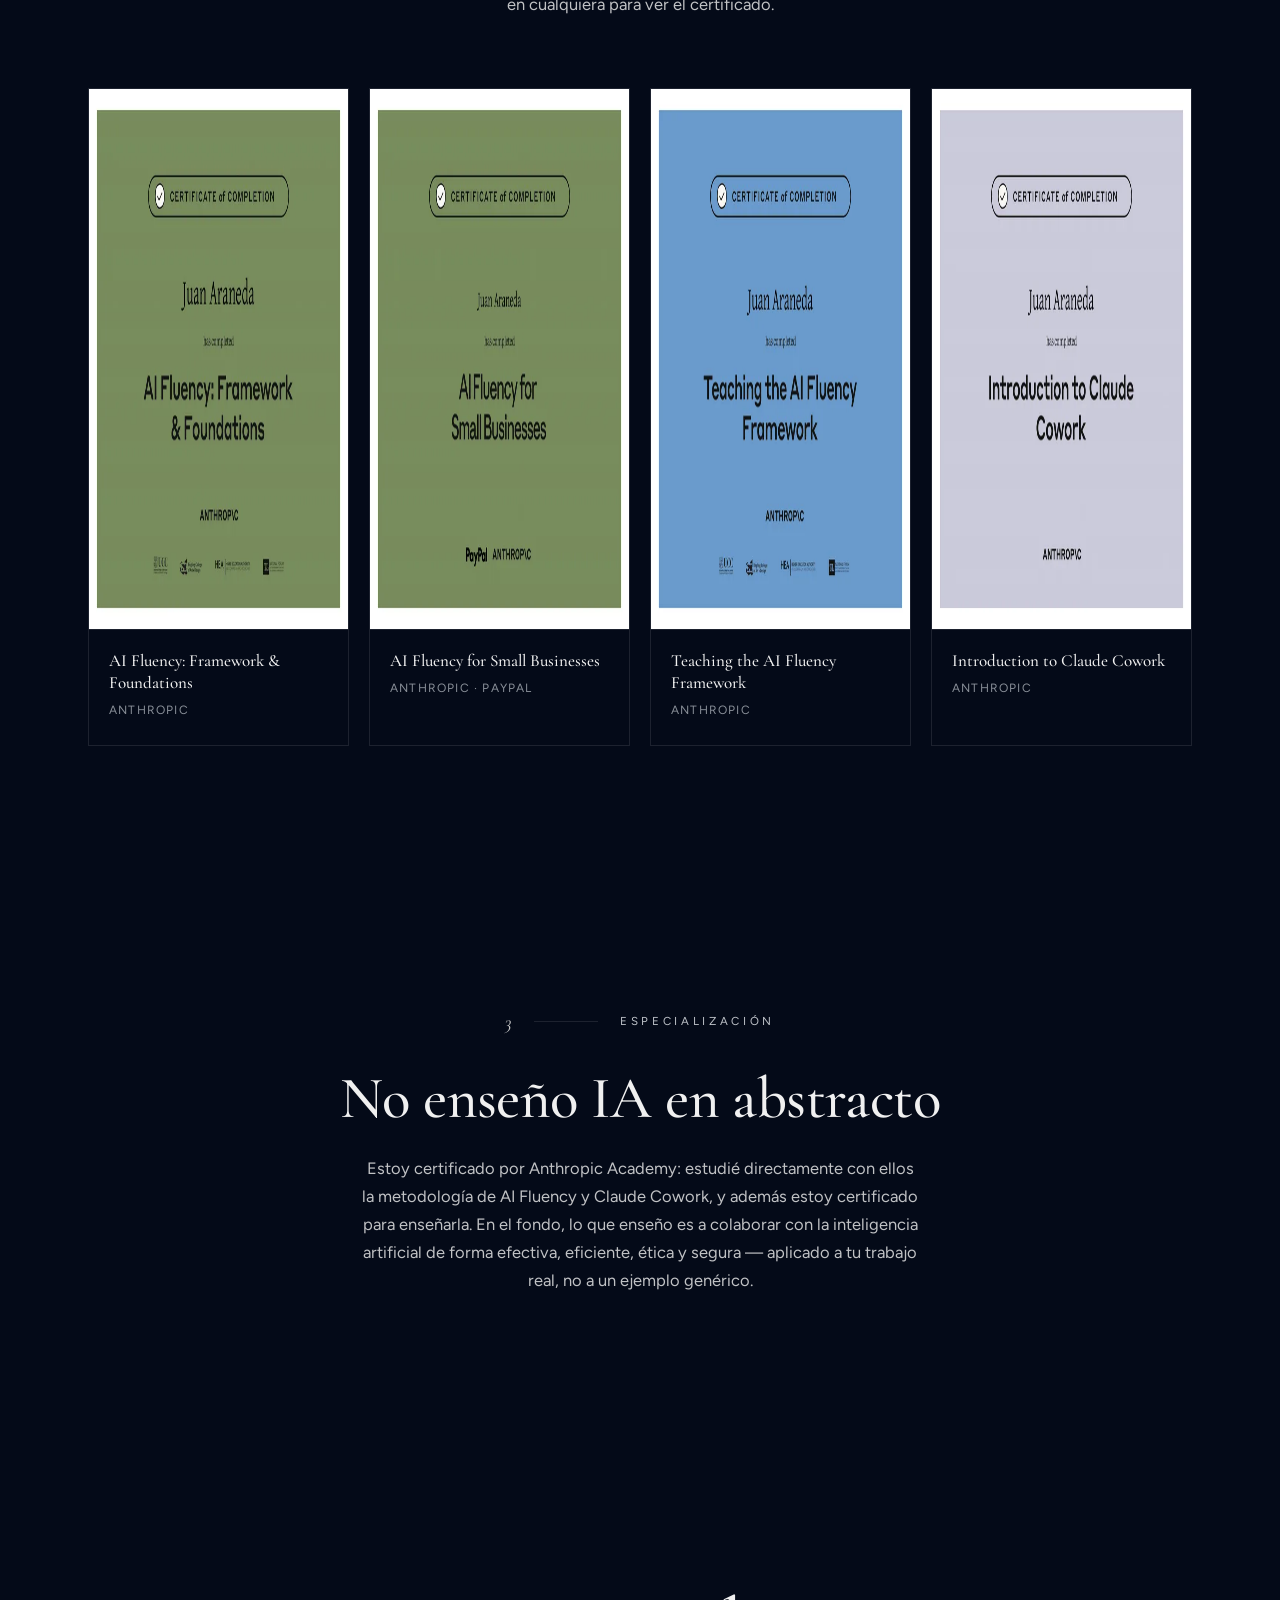
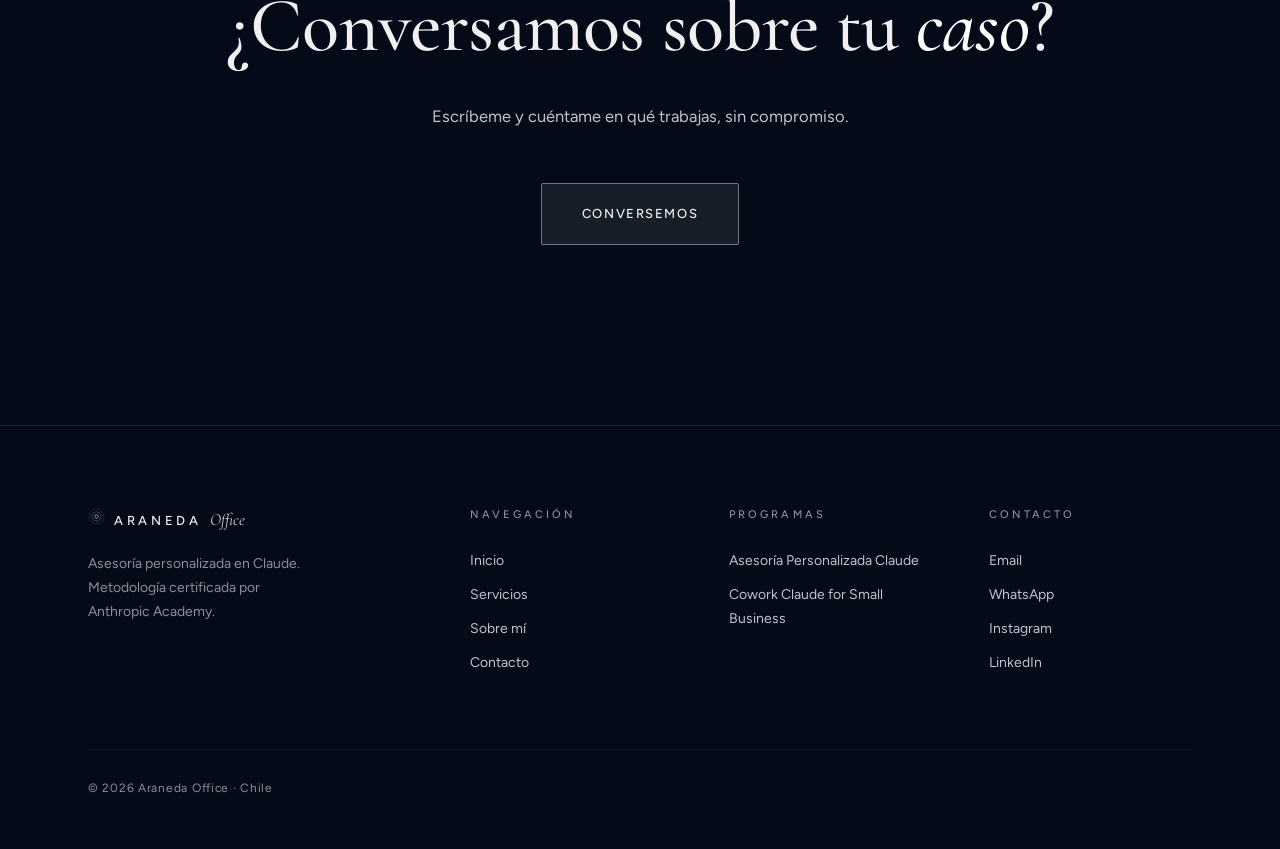
<file: nosotros.html>
<!DOCTYPE html>
<html lang="es">
<head>
<meta charset="UTF-8">
<meta name="viewport" content="width=device-width, initial-scale=1.0">
<title>Sobre mí — Juan Araneda, Asesor Certificado en Claude AI</title>
<meta name="description" content="Juan Araneda, fundador de Araneda Office. Certificaciones de Anthropic Academy en AI Fluency y Claude Cowork.">
<meta name="robots" content="index, follow">
<link rel="canonical" href="https://aranedaoffice.cloud/nosotros">
<meta name="theme-color" content="#040a18">
<link rel="icon" href="/favicon.svg" type="image/svg+xml">
<link rel="icon" href="/assets/favicon-32.png" sizes="32x32" type="image/png">
<link rel="apple-touch-icon" href="/assets/apple-touch-icon.png">
<link rel="manifest" href="/site.webmanifest">

<meta property="og:type" content="profile">
<meta property="og:site_name" content="Araneda Office">
<meta property="og:locale" content="es_CL">
<meta property="og:url" content="https://aranedaoffice.cloud/nosotros">
<meta property="og:title" content="Sobre mí — Juan Araneda, Asesor Certificado en Claude AI">
<meta property="og:description" content="Juan Araneda, fundador de Araneda Office. Certificaciones de Anthropic Academy en AI Fluency y Claude Cowork.">
<meta property="og:image" content="https://aranedaoffice.cloud/assets/og-default.jpg">
<meta property="og:image:width" content="1200">
<meta property="og:image:height" content="630">
<meta property="og:image:alt" content="Araneda Office — Asesoría personalizada en Claude">

<meta name="twitter:card" content="summary_large_image">
<meta name="twitter:title" content="Sobre mí — Juan Araneda, Asesor Certificado en Claude AI">
<meta name="twitter:description" content="Juan Araneda, fundador de Araneda Office. Certificaciones de Anthropic Academy en AI Fluency y Claude Cowork.">
<meta name="twitter:image" content="https://aranedaoffice.cloud/assets/og-default.jpg">
<link rel="preconnect" href="https://fonts.googleapis.com">
<link rel="preconnect" href="https://fonts.gstatic.com" crossorigin>
<link href="https://fonts.googleapis.com/css2?family=Cormorant+Garamond:ital,wght@0,400;0,500;0,600;1,400;1,500;1,600&family=Figtree:wght@300;400;500;600;700&display=swap" rel="stylesheet">
<link rel="stylesheet" href="styles.css">
<style>
  .cert-grid{margin-top:70px;display:grid;grid-template-columns:repeat(4,1fr);gap:20px;}
  .cert-card{border:1px solid var(--hair);padding:0;overflow:hidden;text-decoration:none;color:inherit;display:flex;flex-direction:column;transition:border-color .5s var(--ease),background .5s var(--ease);}
  .cert-card:hover{border-color:rgba(255,255,255,.14);background:rgba(var(--ac-rgb),.03);}
  .cert-card img{width:100%;display:block;border-bottom:1px solid var(--hair);}
  .cert-card-body{padding:20px 20px 24px;}
  .cert-card h4{font-family:var(--serif);font-weight:500;font-size:17px;line-height:1.3;margin-bottom:6px;}
  .cert-card p{font-size:12px;letter-spacing:.1em;text-transform:uppercase;color:var(--t3);margin:0;}
  @media (max-width:768px){ .cert-grid{grid-template-columns:1fr 1fr;gap:12px;} }
  @media (max-width:420px){ .cert-grid{grid-template-columns:1fr;} }
</style>
<script defer data-domain="aranedaoffice.cloud" src="https://araneda-office-plausible.jebrxb.easypanel.host/js/script.js"></script>
<script type="application/ld+json">
{
  "@context": "https://schema.org",
  "@type": "ProfessionalService",
  "@id": "https://aranedaoffice.cloud/#organization",
  "name": "Araneda Office",
  "url": "https://aranedaoffice.cloud/",
  "image": "https://aranedaoffice.cloud/assets/og-default.jpg",
  "logo": "https://aranedaoffice.cloud/assets/icon-512.png",
  "description": "Asesoría personalizada 1 a 1 en Claude para profesionales independientes y pequeños negocios en Chile, con metodología certificada por Anthropic Academy.",
  "priceRange": "$25.000 - $80.000 CLP",
  "areaServed": { "@type": "Country", "name": "Chile" },
  "email": "juanaranedagattavara@gmail.com",
  "founder": { "@id": "https://aranedaoffice.cloud/nosotros#juan-araneda" },
  "sameAs": [
    "https://www.instagram.com/juandelagua.ia/",
    "https://www.linkedin.com/in/juan-araneda-979a2236a/"
  ]
}
</script>
<script type="application/ld+json">
{
  "@context": "https://schema.org",
  "@type": "Person",
  "@id": "https://aranedaoffice.cloud/nosotros#juan-araneda",
  "name": "Juan Araneda",
  "url": "https://aranedaoffice.cloud/nosotros",
  "image": "https://aranedaoffice.cloud/assets/juan-araneda.webp",
  "jobTitle": "Asesor certificado en Claude AI",
  "worksFor": { "@id": "https://aranedaoffice.cloud/#organization" },
  "sameAs": [
    "https://www.instagram.com/juandelagua.ia/",
    "https://www.linkedin.com/in/juan-araneda-979a2236a/"
  ],
  "hasCredential": [
    { "@type": "EducationalOccupationalCredential", "credentialCategory": "certificate", "name": "AI Fluency: Framework & Foundations", "url": "https://verify.skilljar.com/c/yoy4ms4mciyr", "recognizedBy": { "@type": "Organization", "name": "Anthropic Academy" } },
    { "@type": "EducationalOccupationalCredential", "credentialCategory": "certificate", "name": "AI Fluency for Small Businesses", "url": "https://verify.skilljar.com/c/czohpya84mv6", "recognizedBy": { "@type": "Organization", "name": "Anthropic Academy" } },
    { "@type": "EducationalOccupationalCredential", "credentialCategory": "certificate", "name": "Teaching the AI Fluency Framework", "url": "https://verify.skilljar.com/c/eby3swx96amw", "recognizedBy": { "@type": "Organization", "name": "Anthropic Academy" } },
    { "@type": "EducationalOccupationalCredential", "credentialCategory": "certificate", "name": "Introduction to Claude Cowork", "url": "https://verify.skilljar.com/c/j3qduh6p6k83", "recognizedBy": { "@type": "Organization", "name": "Anthropic Academy" } }
  ]
}
</script>
<script type="application/ld+json">
{
  "@context": "https://schema.org",
  "@type": "BreadcrumbList",
  "itemListElement": [
    { "@type": "ListItem", "position": 1, "name": "Inicio", "item": "https://aranedaoffice.cloud/" },
    { "@type": "ListItem", "position": 2, "name": "Sobre mí", "item": "https://aranedaoffice.cloud/nosotros" }
  ]
}
</script>
</head>
<body>

<div id="root">

<a class="wa-float" href="https://wa.me/56984388246" target="_blank" rel="noopener" aria-label="Escríbeme por WhatsApp" data-ripple="true"><svg width="28" height="28" viewBox="0 0 24 24" fill="currentColor"><path d="M17.472 14.382c-.297-.149-1.758-.867-2.03-.967-.273-.099-.471-.148-.67.15-.197.297-.767.966-.94 1.164-.173.199-.347.223-.644.075-.297-.15-1.255-.463-2.39-1.475-.883-.788-1.48-1.761-1.653-2.059-.173-.297-.018-.458.13-.606.134-.133.298-.347.446-.52.149-.174.198-.298.298-.497.099-.198.05-.371-.025-.52-.075-.149-.669-1.612-.916-2.207-.242-.579-.487-.5-.669-.51-.173-.008-.371-.01-.57-.01-.198 0-.52.074-.792.372-.272.297-1.04 1.016-1.04 2.479 0 1.462 1.065 2.875 1.213 3.074.149.198 2.096 3.2 5.077 4.487.709.306 1.262.489 1.694.625.712.227 1.36.195 1.871.118.571-.085 1.758-.719 2.006-1.413.248-.694.248-1.289.173-1.413-.074-.124-.272-.198-.57-.347z"/><path d="M12.001 2C6.478 2 2 6.477 2 12c0 1.98.573 3.827 1.562 5.383L2 22l4.735-1.53A9.953 9.953 0 0 0 12.001 22C17.523 22 22 17.523 22 12S17.523 2 12.001 2zm0 18.2c-1.767 0-3.407-.52-4.79-1.415l-.343-.212-2.808.907.918-2.735-.223-.354A8.174 8.174 0 0 1 3.8 12c0-4.522 3.678-8.2 8.201-8.2 4.522 0 8.199 3.678 8.199 8.2 0 4.523-3.677 8.2-8.199 8.2z"/></svg></a>

<nav class="nv5">
  <div class="ctn nv5-in">
    <a href="/" class="nv5-logo" style="text-decoration:none;">
      <span class="mark"><svg width="20" height="20" viewBox="0 0 24 24" fill="none" stroke="currentColor" stroke-width="1" style="color:var(--ac)"><circle cx="12" cy="12" r="2.5" opacity="0.9"></circle><circle cx="12" cy="12" r="6.5" opacity="0.4"></circle><circle cx="12" cy="12" r="10.5" opacity="0.18"></circle></svg></span>
      <span class="w1">Araneda</span><span class="w2">Office</span>
    </a>
    <div class="nv5-lnk">
      <a href="/">Inicio</a>
      <a href="/servicios">Servicios</a>
      <a href="/nosotros">Sobre mí</a>
    </div>
    <div class="nv5-right">
      <div class="nv5-social">
        <a href="https://www.instagram.com/juandelagua.ia/" target="_blank" rel="noopener" aria-label="Instagram"><svg width="17" height="17" viewBox="0 0 24 24" fill="none" stroke="currentColor" stroke-width="1.5"><rect x="3" y="3" width="18" height="18" rx="5"></rect><circle cx="12" cy="12" r="3.7"></circle><circle cx="17.2" cy="6.8" r="1.05" fill="currentColor" stroke="none"></circle></svg></a>
        <a href="https://www.linkedin.com/in/juan-araneda-979a2236a/" target="_blank" rel="noopener" aria-label="LinkedIn"><svg width="17" height="17" viewBox="0 0 24 24" fill="currentColor"><path d="M6.94 8.5H3.56V20H6.94V8.5ZM5.25 7.01a1.96 1.96 0 1 0 0-3.92 1.96 1.96 0 0 0 0 3.92ZM20.44 20H17.06V14.02c0-1.42-.03-3.25-1.98-3.25-1.99 0-2.3 1.55-2.3 3.15V20H9.4V8.5h3.24v1.57h.05c.45-.85 1.56-1.75 3.2-1.75 3.42 0 4.05 2.25 4.05 5.18V20Z"/></svg></a>
      </div>
    </div>
    <button class="hmb" aria-label="Menú"><svg width="24" height="24" viewBox="0 0 24 24" fill="none" stroke="currentColor" stroke-width="1.5" stroke-linecap="round" stroke-linejoin="round"><line x1="3" y1="6" x2="21" y2="6"></line><line x1="3" y1="12" x2="21" y2="12"></line><line x1="3" y1="18" x2="21" y2="18"></line></svg></button>
  </div>
  <div class="nv5-prog"></div>
</nav>
<div class="mob5">
  <div class="mob5-hd">
    <a href="/" class="nv5-logo" style="text-decoration:none;">
      <span class="mark"><svg width="20" height="20" viewBox="0 0 24 24" fill="none" stroke="currentColor" stroke-width="1" style="color:var(--ac)"><circle cx="12" cy="12" r="2.5" opacity="0.9"></circle><circle cx="12" cy="12" r="6.5" opacity="0.4"></circle><circle cx="12" cy="12" r="10.5" opacity="0.18"></circle></svg></span>
      <span class="w1">Araneda</span><span class="w2">Office</span>
    </a>
    <button class="hmb hmb-close" style="display:flex;" aria-label="Cerrar"><svg width="24" height="24" viewBox="0 0 24 24" fill="none" stroke="currentColor" stroke-width="1.5" stroke-linecap="round" stroke-linejoin="round"><line x1="18" y1="6" x2="6" y2="18"></line><line x1="6" y1="6" x2="18" y2="18"></line></svg></button>
  </div>
  <div class="mob5-lnk">
    <a href="/">Inicio</a>
    <a href="/servicios">Servicios</a>
    <a href="/nosotros">Sobre mí</a>
  </div>
  <div class="mob5-social">
    <a href="https://www.instagram.com/juandelagua.ia/" target="_blank" rel="noopener" aria-label="Instagram"><svg width="22" height="22" viewBox="0 0 24 24" fill="none" stroke="currentColor" stroke-width="1.5"><rect x="3" y="3" width="18" height="18" rx="5"></rect><circle cx="12" cy="12" r="3.7"></circle><circle cx="17.2" cy="6.8" r="1.05" fill="currentColor" stroke="none"></circle></svg></a>
    <a href="https://www.linkedin.com/in/juan-araneda-979a2236a/" target="_blank" rel="noopener" aria-label="LinkedIn"><svg width="22" height="22" viewBox="0 0 24 24" fill="currentColor"><path d="M6.94 8.5H3.56V20H6.94V8.5ZM5.25 7.01a1.96 1.96 0 1 0 0-3.92 1.96 1.96 0 0 0 0 3.92ZM20.44 20H17.06V14.02c0-1.42-.03-3.25-1.98-3.25-1.99 0-2.3 1.55-2.3 3.15V20H9.4V8.5h3.24v1.57h.05c.45-.85 1.56-1.75 3.2-1.75 3.42 0 4.05 2.25 4.05 5.18V20Z"/></svg></a>
    <a href="https://wa.me/56984388246" target="_blank" rel="noopener" aria-label="WhatsApp" class="ico-wa"><svg width="22" height="22" viewBox="0 0 24 24" fill="currentColor"><path d="M17.472 14.382c-.297-.149-1.758-.867-2.03-.967-.273-.099-.471-.148-.67.15-.197.297-.767.966-.94 1.164-.173.199-.347.223-.644.075-.297-.15-1.255-.463-2.39-1.475-.883-.788-1.48-1.761-1.653-2.059-.173-.297-.018-.458.13-.606.134-.133.298-.347.446-.52.149-.174.198-.298.298-.497.099-.198.05-.371-.025-.52-.075-.149-.669-1.612-.916-2.207-.242-.579-.487-.5-.669-.51-.173-.008-.371-.01-.57-.01-.198 0-.52.074-.792.372-.272.297-1.04 1.016-1.04 2.479 0 1.462 1.065 2.875 1.213 3.074.149.198 2.096 3.2 5.077 4.487.709.306 1.262.489 1.694.625.712.227 1.36.195 1.871.118.571-.085 1.758-.719 2.006-1.413.248-.694.248-1.289.173-1.413-.074-.124-.272-.198-.57-.347z"/><path d="M12.001 2C6.478 2 2 6.477 2 12c0 1.98.573 3.827 1.562 5.383L2 22l4.735-1.53A9.953 9.953 0 0 0 12.001 22C17.523 22 22 17.523 22 12S17.523 2 12.001 2zm0 18.2c-1.767 0-3.407-.52-4.79-1.415l-.343-.212-2.808.907.918-2.735-.223-.354A8.174 8.174 0 0 1 3.8 12c0-4.522 3.678-8.2 8.201-8.2 4.522 0 8.199 3.678 8.199 8.2 0 4.523-3.677 8.2-8.199 8.2z"/></svg></a>
  </div>
</div>

<main>

<section class="sc5" id="sobre-mi" style="padding-top:170px;">
  <div class="ctn">
    <div class="sc-hd5">
      <div class="shd"><span class="shd-num">1</span><span class="shd-line"></span><span class="shd-lb">Sobre mí</span></div>
      <h2 class="shd-tt">La persona detrás de Araneda Office</h2>
    </div>
    <div class="ab5-grid">
      <div class="ab5-left">
        <div class="ab5-text">
          <p class="lead">«Me frustraba ver a gente capaz —profesionales, dueños de negocio— sabiendo que la IA les serviría, pero sin tiempo para aprenderla por su cuenta.»</p>
          <p>Soy Juan Araneda. Creé Araneda Office para trabajar directamente contigo, sin intermediarios. Estudié la metodología de AI Fluency y Claude Cowork directamente con Anthropic Academy, y hoy me dedico a enseñarla aplicada al trabajo real de cada persona con la que trabajo.</p>
          <p>Mi enfoque es simple: entender tu trabajo primero, aplicar Claude sobre eso —no sobre un ejemplo genérico—, y dejarte usándolo de verdad. Si algo no funciona para ti, lo ajustamos.</p>
        </div>
        <div class="ab5-vals">
          <div class="ab5-val" data-ripple="true"><h4>Trato directo</h4><p>Trabajas conmigo directamente.</p></div>
          <div class="ab5-val" data-ripple="true"><h4>A tu medida</h4><p>Cada sesión se ajusta a tu trabajo real, nunca a una plantilla.</p></div>
          <div class="ab5-val" data-ripple="true"><h4>Sin humo</h4><p>Te digo qué puede y no puede hacer bien la IA, sin exagerar.</p></div>
        </div>
      </div>
      <div class="ab5-photo-wrap">
        <img src="assets/juan-araneda.webp" alt="Juan Araneda" class="ab5-photo" width="200" height="200" decoding="async">
        <span class="ab5-photo-name">Juan Araneda</span>
        <span class="ab5-photo-role">Fundador</span>
      </div>
    </div>
  </div>
</section>

<section class="sc5" id="certificaciones">
  <div class="ctn">
    <div class="sc-hd5">
      <div class="shd"><span class="shd-num">2</span><span class="shd-line"></span><span class="shd-lb">Credenciales</span></div>
      <h2 class="shd-tt">Certificaciones de Anthropic Academy</h2>
      <p class="shd-ds">La misma empresa que hace Claude — no un curso improvisado. Haz clic en cualquiera para ver el certificado.</p>
    </div>
    <div class="cert-grid">
      <a class="cert-card" data-ripple="true" href="https://verify.skilljar.com/c/yoy4ms4mciyr" target="_blank" rel="noopener">
        <img src="assets/cert-framework-foundations-1.webp" alt="Certificado AI Fluency: Framework & Foundations" width="700" height="541" loading="lazy" decoding="async">
        <div class="cert-card-body"><h4>AI Fluency: Framework &amp; Foundations</h4><p>Anthropic</p></div>
      </a>
      <a class="cert-card" data-ripple="true" href="https://verify.skilljar.com/c/czohpya84mv6" target="_blank" rel="noopener">
        <img src="assets/cert-small-business-1.webp" alt="Certificado AI Fluency for Small Businesses" width="700" height="541" loading="lazy" decoding="async">
        <div class="cert-card-body"><h4>AI Fluency for Small Businesses</h4><p>Anthropic · PayPal</p></div>
      </a>
      <a class="cert-card" data-ripple="true" href="https://verify.skilljar.com/c/eby3swx96amw" target="_blank" rel="noopener">
        <img src="assets/cert-teaching-framework-1.webp" alt="Certificado Teaching the AI Fluency Framework" width="700" height="541" loading="lazy" decoding="async">
        <div class="cert-card-body"><h4>Teaching the AI Fluency Framework</h4><p>Anthropic</p></div>
      </a>
      <a class="cert-card" data-ripple="true" href="https://verify.skilljar.com/c/j3qduh6p6k83" target="_blank" rel="noopener">
        <img src="assets/cert-claude-cowork-1.webp" alt="Certificado Introduction to Claude Cowork" width="700" height="541" loading="lazy" decoding="async">
        <div class="cert-card-body"><h4>Introduction to Claude Cowork</h4><p>Anthropic</p></div>
      </a>
    </div>
  </div>
</section>

<section class="sc5" id="especializacion">
  <div class="ctn">
    <div class="sc-hd5">
      <div class="shd"><span class="shd-num">3</span><span class="shd-line"></span><span class="shd-lb">Especialización</span></div>
      <h2 class="shd-tt">No enseño IA en abstracto</h2>
      <p class="shd-ds">Estoy certificado por Anthropic Academy: estudié directamente con ellos la metodología de AI Fluency y Claude Cowork, y además estoy certificado para enseñarla. En el fondo, lo que enseño es a colaborar con la inteligencia artificial de forma efectiva, eficiente, ética y segura — aplicado a tu trabajo real, no a un ejemplo genérico.</p>
    </div>
  </div>
</section>

<section class="ct5" id="cta">
  <div class="ctn">
    <h2>¿Conversamos sobre tu <em>caso</em>?</h2>
    <p class="ct5-ds">Escríbeme y cuéntame en qué trabajas, sin compromiso.</p>
    <a href="https://wa.me/56984388246?text=Hola%20Juan%21%20Vi%20tu%20web%20%28Araneda%20Office%29%20y%20quiero%20conversar%20sobre%20c%C3%B3mo%20empezar%20a%20usar%20Claude%20en%20mi%20trabajo." target="_blank" rel="noopener" class="bt bt-p bt-lg" data-ripple="true">Conversemos</a>
  </div>
</section>

</main>

<footer class="ft5">
  <div class="ctn">
    <div class="ft5-grid">
      <div>
        <span class="ft5-br">
          <svg width="17" height="17" viewBox="0 0 24 24" fill="none" stroke="currentColor" stroke-width="1" style="color:var(--ac)"><circle cx="12" cy="12" r="2.5" opacity="0.9"></circle><circle cx="12" cy="12" r="6.5" opacity="0.4"></circle><circle cx="12" cy="12" r="10.5" opacity="0.18"></circle></svg>
          <span class="w1">Araneda</span><span class="w2">Office</span>
        </span>
        <p class="ft5-tg">Asesoría personalizada en Claude. Metodología certificada por Anthropic Academy.</p>
      </div>
      <div class="ft5-col">
        <h4>Navegación</h4>
        <a href="/">Inicio</a>
        <a href="/servicios">Servicios</a>
        <a href="/nosotros">Sobre mí</a>
        <a href="/contacto">Contacto</a>
      </div>
      <div class="ft5-col">
        <h4>Programas</h4>
        <a href="/asesoria-claude">Asesoría Personalizada Claude</a>
        <a href="/cowork-sb">Cowork Claude for Small Business</a>
      </div>
      <div class="ft5-col">
        <h4>Contacto</h4>
        <a href="mailto:juanaranedagattavara@gmail.com">Email</a>
        <a href="https://wa.me/56984388246" target="_blank" rel="noopener">WhatsApp</a>
        <a href="https://www.instagram.com/juandelagua.ia/" target="_blank" rel="noopener">Instagram</a>
        <a href="https://www.linkedin.com/in/juan-araneda-979a2236a/" target="_blank" rel="noopener">LinkedIn</a>
      </div>
    </div>
    <div class="ft5-btm">
      <span>© 2026 Araneda Office · Chile</span>
    </div>
  </div>
</footer>

</div>

<script src="water.js"></script>
<script src="site.js"></script>
</body>
</html>
</file>
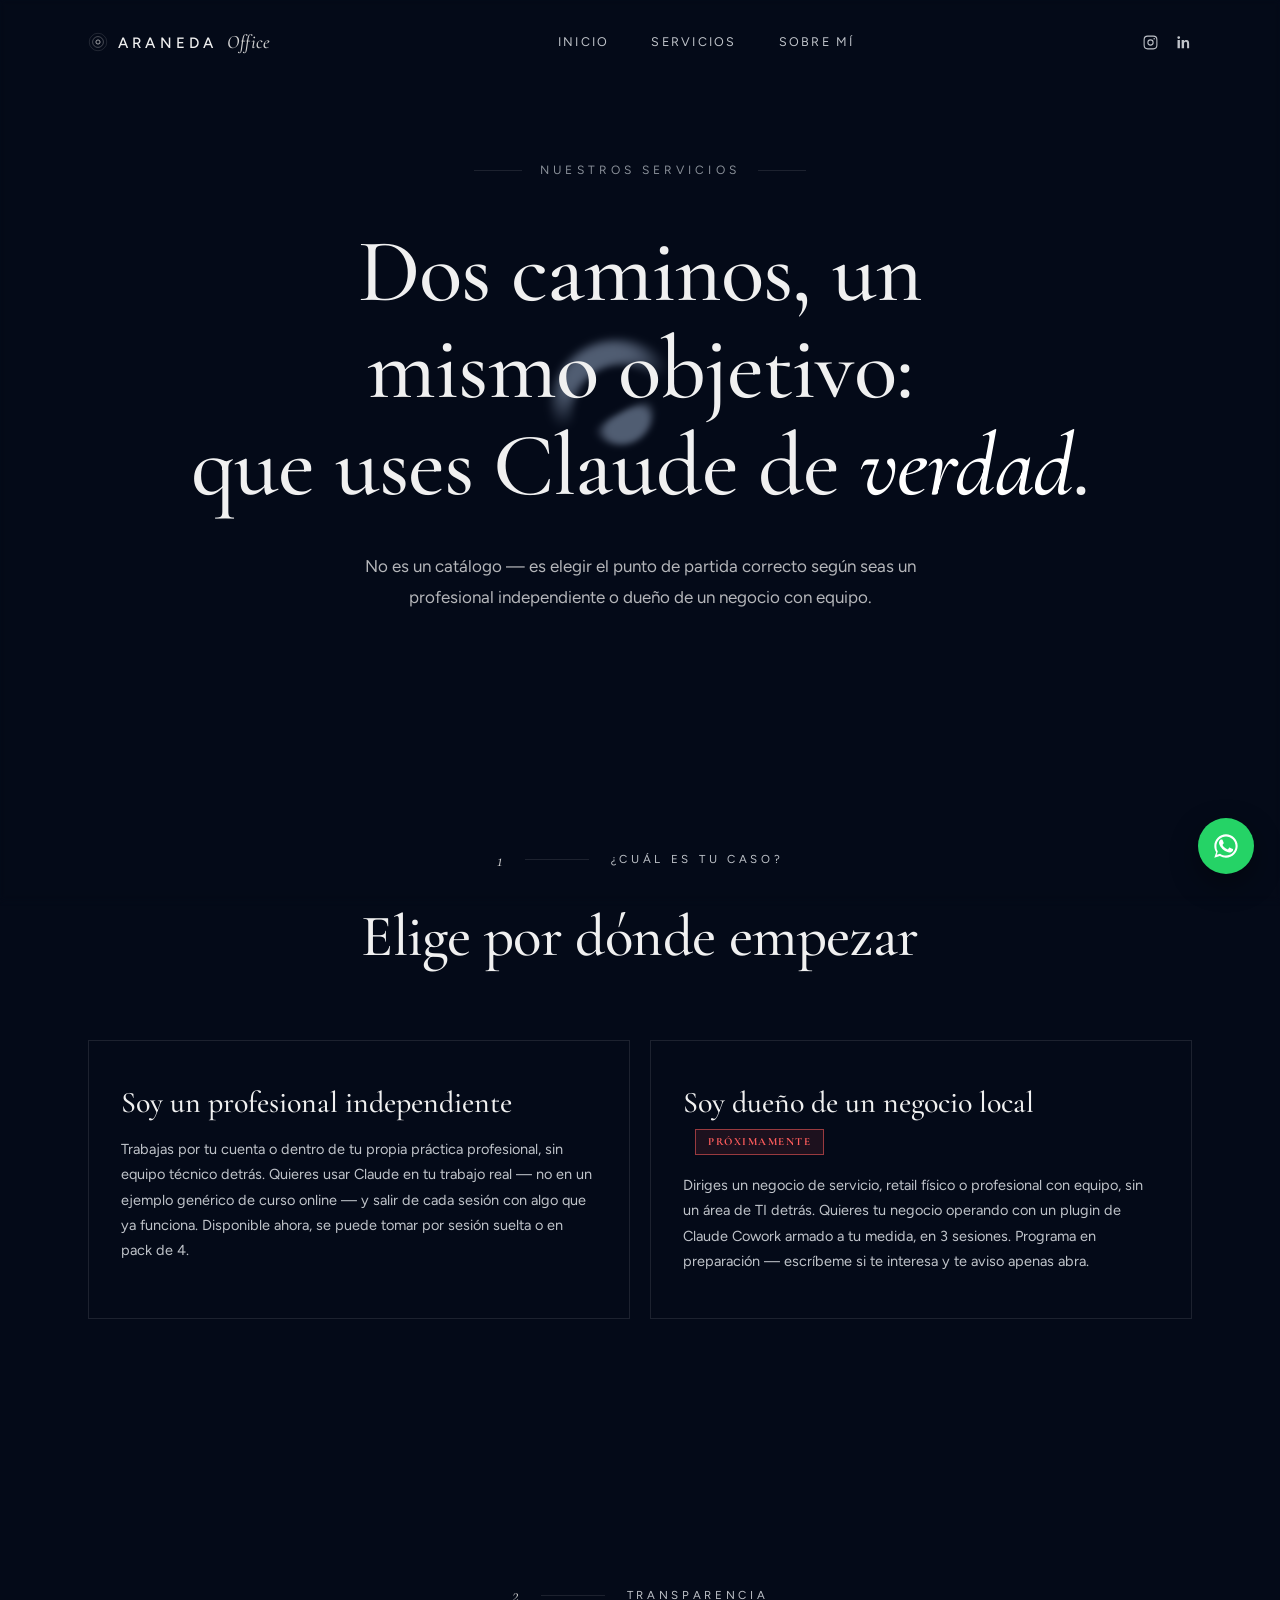
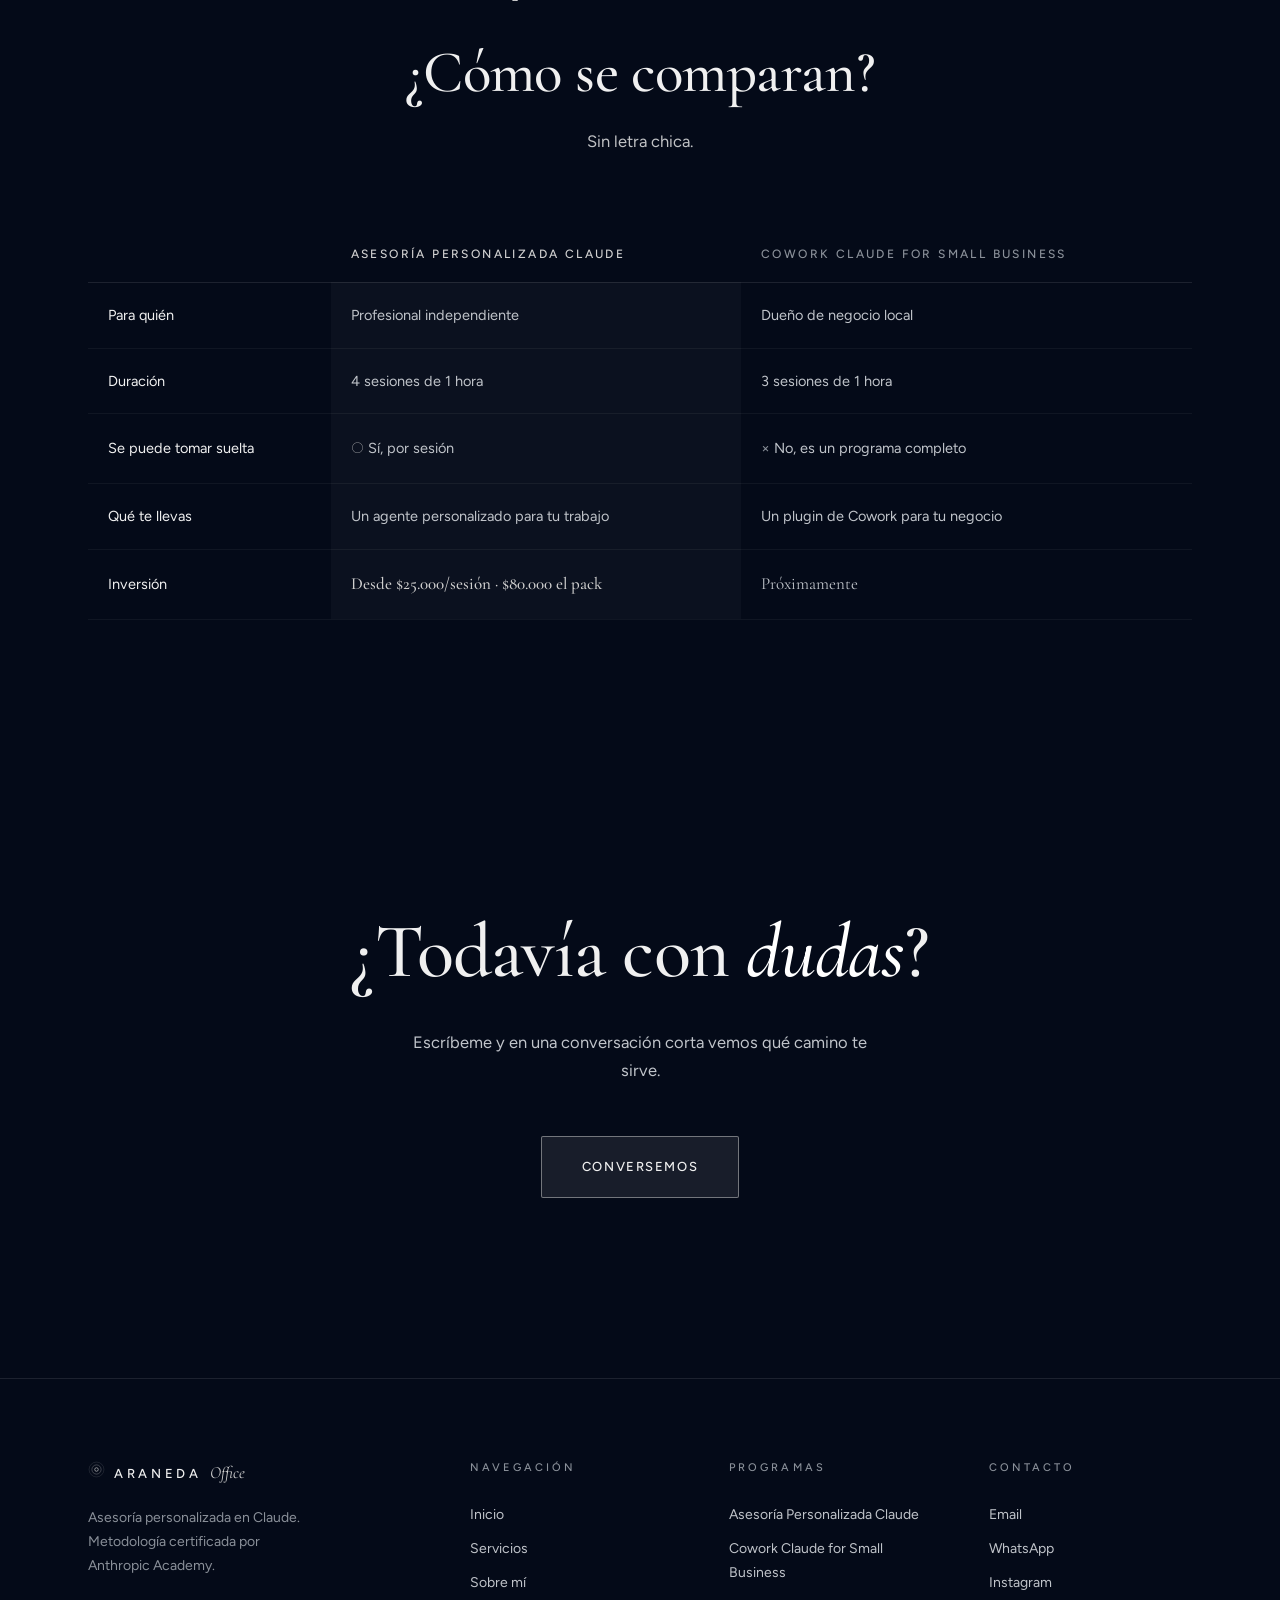
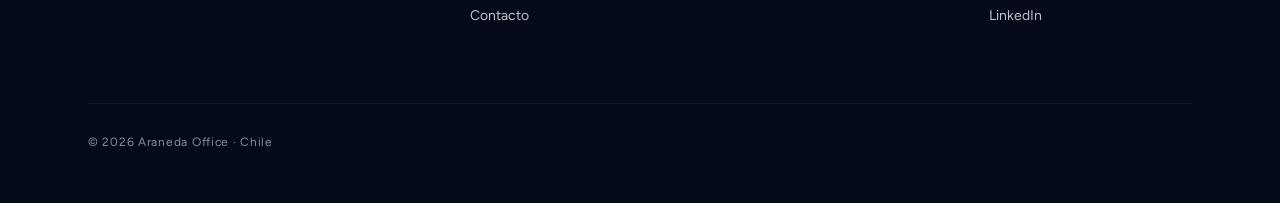
<file: servicios.html>
<!DOCTYPE html>
<html lang="es">
<head>
<meta charset="UTF-8">
<meta name="viewport" content="width=device-width, initial-scale=1.0">
<title>Servicios de Asesoría en Claude AI — Araneda Office</title>
<meta name="description" content="Dos caminos para aprender a usar Claude en tu trabajo: Asesoría Personalizada para profesionales independientes, y Cowork para dueños de negocio.">
<meta name="robots" content="index, follow">
<link rel="canonical" href="https://aranedaoffice.cloud/servicios">
<meta name="theme-color" content="#040a18">
<link rel="icon" href="/favicon.svg" type="image/svg+xml">
<link rel="icon" href="/assets/favicon-32.png" sizes="32x32" type="image/png">
<link rel="apple-touch-icon" href="/assets/apple-touch-icon.png">
<link rel="manifest" href="/site.webmanifest">

<meta property="og:type" content="website">
<meta property="og:site_name" content="Araneda Office">
<meta property="og:locale" content="es_CL">
<meta property="og:url" content="https://aranedaoffice.cloud/servicios">
<meta property="og:title" content="Servicios de Asesoría en Claude AI — Araneda Office">
<meta property="og:description" content="Dos caminos para aprender a usar Claude en tu trabajo: Asesoría Personalizada para profesionales independientes, y Cowork para dueños de negocio.">
<meta property="og:image" content="https://aranedaoffice.cloud/assets/og-default.jpg">
<meta property="og:image:width" content="1200">
<meta property="og:image:height" content="630">
<meta property="og:image:alt" content="Araneda Office — Asesoría personalizada en Claude">

<meta name="twitter:card" content="summary_large_image">
<meta name="twitter:title" content="Servicios de Asesoría en Claude AI — Araneda Office">
<meta name="twitter:description" content="Dos caminos para aprender a usar Claude en tu trabajo: Asesoría Personalizada para profesionales independientes, y Cowork para dueños de negocio.">
<meta name="twitter:image" content="https://aranedaoffice.cloud/assets/og-default.jpg">
<link rel="preconnect" href="https://fonts.googleapis.com">
<link rel="preconnect" href="https://fonts.gstatic.com" crossorigin>
<link href="https://fonts.googleapis.com/css2?family=Cormorant+Garamond:ital,wght@0,400;0,500;0,600;1,400;1,500;1,600&family=Figtree:wght@300;400;500;600;700&display=swap" rel="stylesheet">
<link rel="stylesheet" href="styles.css">
<script defer data-domain="aranedaoffice.cloud" src="https://araneda-office-plausible.jebrxb.easypanel.host/js/script.js"></script>
<script type="application/ld+json">
{
  "@context": "https://schema.org",
  "@type": "ProfessionalService",
  "@id": "https://aranedaoffice.cloud/#organization",
  "name": "Araneda Office",
  "url": "https://aranedaoffice.cloud/",
  "image": "https://aranedaoffice.cloud/assets/og-default.jpg",
  "logo": "https://aranedaoffice.cloud/assets/icon-512.png",
  "description": "Asesoría personalizada 1 a 1 en Claude para profesionales independientes y pequeños negocios en Chile, con metodología certificada por Anthropic Academy.",
  "priceRange": "$25.000 - $80.000 CLP",
  "areaServed": { "@type": "Country", "name": "Chile" },
  "email": "juanaranedagattavara@gmail.com",
  "founder": { "@type": "Person", "name": "Juan Araneda" },
  "sameAs": [
    "https://www.instagram.com/juandelagua.ia/",
    "https://www.linkedin.com/in/juan-araneda-979a2236a/"
  ]
}
</script>
<script type="application/ld+json">
{
  "@context": "https://schema.org",
  "@type": "BreadcrumbList",
  "itemListElement": [
    { "@type": "ListItem", "position": 1, "name": "Inicio", "item": "https://aranedaoffice.cloud/" },
    { "@type": "ListItem", "position": 2, "name": "Servicios", "item": "https://aranedaoffice.cloud/servicios" }
  ]
}
</script>
</head>
<body>

<div id="root">

<a class="wa-float" href="https://wa.me/56984388246" target="_blank" rel="noopener" aria-label="Escríbeme por WhatsApp" data-ripple="true"><svg width="28" height="28" viewBox="0 0 24 24" fill="currentColor"><path d="M17.472 14.382c-.297-.149-1.758-.867-2.03-.967-.273-.099-.471-.148-.67.15-.197.297-.767.966-.94 1.164-.173.199-.347.223-.644.075-.297-.15-1.255-.463-2.39-1.475-.883-.788-1.48-1.761-1.653-2.059-.173-.297-.018-.458.13-.606.134-.133.298-.347.446-.52.149-.174.198-.298.298-.497.099-.198.05-.371-.025-.52-.075-.149-.669-1.612-.916-2.207-.242-.579-.487-.5-.669-.51-.173-.008-.371-.01-.57-.01-.198 0-.52.074-.792.372-.272.297-1.04 1.016-1.04 2.479 0 1.462 1.065 2.875 1.213 3.074.149.198 2.096 3.2 5.077 4.487.709.306 1.262.489 1.694.625.712.227 1.36.195 1.871.118.571-.085 1.758-.719 2.006-1.413.248-.694.248-1.289.173-1.413-.074-.124-.272-.198-.57-.347z"/><path d="M12.001 2C6.478 2 2 6.477 2 12c0 1.98.573 3.827 1.562 5.383L2 22l4.735-1.53A9.953 9.953 0 0 0 12.001 22C17.523 22 22 17.523 22 12S17.523 2 12.001 2zm0 18.2c-1.767 0-3.407-.52-4.79-1.415l-.343-.212-2.808.907.918-2.735-.223-.354A8.174 8.174 0 0 1 3.8 12c0-4.522 3.678-8.2 8.201-8.2 4.522 0 8.199 3.678 8.199 8.2 0 4.523-3.677 8.2-8.199 8.2z"/></svg></a>

<nav class="nv5">
  <div class="ctn nv5-in">
    <a href="/" class="nv5-logo" style="text-decoration:none;">
      <span class="mark"><svg width="20" height="20" viewBox="0 0 24 24" fill="none" stroke="currentColor" stroke-width="1" style="color:var(--ac)"><circle cx="12" cy="12" r="2.5" opacity="0.9"></circle><circle cx="12" cy="12" r="6.5" opacity="0.4"></circle><circle cx="12" cy="12" r="10.5" opacity="0.18"></circle></svg></span>
      <span class="w1">Araneda</span><span class="w2">Office</span>
    </a>
    <div class="nv5-lnk">
      <a href="/">Inicio</a>
      <a href="/servicios">Servicios</a>
      <a href="/nosotros">Sobre mí</a>
    </div>
    <div class="nv5-right">
      <div class="nv5-social">
        <a href="https://www.instagram.com/juandelagua.ia/" target="_blank" rel="noopener" aria-label="Instagram"><svg width="17" height="17" viewBox="0 0 24 24" fill="none" stroke="currentColor" stroke-width="1.5"><rect x="3" y="3" width="18" height="18" rx="5"></rect><circle cx="12" cy="12" r="3.7"></circle><circle cx="17.2" cy="6.8" r="1.05" fill="currentColor" stroke="none"></circle></svg></a>
        <a href="https://www.linkedin.com/in/juan-araneda-979a2236a/" target="_blank" rel="noopener" aria-label="LinkedIn"><svg width="17" height="17" viewBox="0 0 24 24" fill="currentColor"><path d="M6.94 8.5H3.56V20H6.94V8.5ZM5.25 7.01a1.96 1.96 0 1 0 0-3.92 1.96 1.96 0 0 0 0 3.92ZM20.44 20H17.06V14.02c0-1.42-.03-3.25-1.98-3.25-1.99 0-2.3 1.55-2.3 3.15V20H9.4V8.5h3.24v1.57h.05c.45-.85 1.56-1.75 3.2-1.75 3.42 0 4.05 2.25 4.05 5.18V20Z"/></svg></a>
      </div>
    </div>
    <button class="hmb" aria-label="Menú"><svg width="24" height="24" viewBox="0 0 24 24" fill="none" stroke="currentColor" stroke-width="1.5" stroke-linecap="round" stroke-linejoin="round"><line x1="3" y1="6" x2="21" y2="6"></line><line x1="3" y1="12" x2="21" y2="12"></line><line x1="3" y1="18" x2="21" y2="18"></line></svg></button>
  </div>
  <div class="nv5-prog"></div>
</nav>
<div class="mob5">
  <div class="mob5-hd">
    <a href="/" class="nv5-logo" style="text-decoration:none;">
      <span class="mark"><svg width="20" height="20" viewBox="0 0 24 24" fill="none" stroke="currentColor" stroke-width="1" style="color:var(--ac)"><circle cx="12" cy="12" r="2.5" opacity="0.9"></circle><circle cx="12" cy="12" r="6.5" opacity="0.4"></circle><circle cx="12" cy="12" r="10.5" opacity="0.18"></circle></svg></span>
      <span class="w1">Araneda</span><span class="w2">Office</span>
    </a>
    <button class="hmb hmb-close" style="display:flex;" aria-label="Cerrar"><svg width="24" height="24" viewBox="0 0 24 24" fill="none" stroke="currentColor" stroke-width="1.5" stroke-linecap="round" stroke-linejoin="round"><line x1="18" y1="6" x2="6" y2="18"></line><line x1="6" y1="6" x2="18" y2="18"></line></svg></button>
  </div>
  <div class="mob5-lnk">
    <a href="/">Inicio</a>
    <a href="/servicios">Servicios</a>
    <a href="/nosotros">Sobre mí</a>
  </div>
  <div class="mob5-social">
    <a href="https://www.instagram.com/juandelagua.ia/" target="_blank" rel="noopener" aria-label="Instagram"><svg width="22" height="22" viewBox="0 0 24 24" fill="none" stroke="currentColor" stroke-width="1.5"><rect x="3" y="3" width="18" height="18" rx="5"></rect><circle cx="12" cy="12" r="3.7"></circle><circle cx="17.2" cy="6.8" r="1.05" fill="currentColor" stroke="none"></circle></svg></a>
    <a href="https://www.linkedin.com/in/juan-araneda-979a2236a/" target="_blank" rel="noopener" aria-label="LinkedIn"><svg width="22" height="22" viewBox="0 0 24 24" fill="currentColor"><path d="M6.94 8.5H3.56V20H6.94V8.5ZM5.25 7.01a1.96 1.96 0 1 0 0-3.92 1.96 1.96 0 0 0 0 3.92ZM20.44 20H17.06V14.02c0-1.42-.03-3.25-1.98-3.25-1.99 0-2.3 1.55-2.3 3.15V20H9.4V8.5h3.24v1.57h.05c.45-.85 1.56-1.75 3.2-1.75 3.42 0 4.05 2.25 4.05 5.18V20Z"/></svg></a>
    <a href="https://wa.me/56984388246" target="_blank" rel="noopener" aria-label="WhatsApp" class="ico-wa"><svg width="22" height="22" viewBox="0 0 24 24" fill="currentColor"><path d="M17.472 14.382c-.297-.149-1.758-.867-2.03-.967-.273-.099-.471-.148-.67.15-.197.297-.767.966-.94 1.164-.173.199-.347.223-.644.075-.297-.15-1.255-.463-2.39-1.475-.883-.788-1.48-1.761-1.653-2.059-.173-.297-.018-.458.13-.606.134-.133.298-.347.446-.52.149-.174.198-.298.298-.497.099-.198.05-.371-.025-.52-.075-.149-.669-1.612-.916-2.207-.242-.579-.487-.5-.669-.51-.173-.008-.371-.01-.57-.01-.198 0-.52.074-.792.372-.272.297-1.04 1.016-1.04 2.479 0 1.462 1.065 2.875 1.213 3.074.149.198 2.096 3.2 5.077 4.487.709.306 1.262.489 1.694.625.712.227 1.36.195 1.871.118.571-.085 1.758-.719 2.006-1.413.248-.694.248-1.289.173-1.413-.074-.124-.272-.198-.57-.347z"/><path d="M12.001 2C6.478 2 2 6.477 2 12c0 1.98.573 3.827 1.562 5.383L2 22l4.735-1.53A9.953 9.953 0 0 0 12.001 22C17.523 22 22 17.523 22 12S17.523 2 12.001 2zm0 18.2c-1.767 0-3.407-.52-4.79-1.415l-.343-.212-2.808.907.918-2.735-.223-.354A8.174 8.174 0 0 1 3.8 12c0-4.522 3.678-8.2 8.201-8.2 4.522 0 8.199 3.678 8.199 8.2 0 4.523-3.677 8.2-8.199 8.2z"/></svg></a>
  </div>
</div>

<main>

<section class="hr5" id="hero" style="min-height:60vh;padding-top:160px;">
  <div class="hr5-badge">Nuestros servicios</div>
  <h1>Dos caminos, un mismo objetivo:<br>que uses Claude de <em>verdad</em>.</h1>
  <p class="hr5-sub">No es un catálogo — es elegir el punto de partida correcto según seas un profesional independiente o dueño de un negocio con equipo.</p>
</section>

<section class="sc5" id="elige">
  <div class="ctn">
    <div class="sc-hd5">
      <div class="shd"><span class="shd-num">1</span><span class="shd-line"></span><span class="shd-lb">¿Cuál es tu caso?</span></div>
      <h2 class="shd-tt">Elige por dónde empezar</h2>
    </div>
    <div class="ind5-list">
      <a href="/asesoria-claude" class="ind5-card" data-ripple="true">
        <h3>Soy un profesional independiente</h3>
        <p>Trabajas por tu cuenta o dentro de tu propia práctica profesional, sin equipo técnico detrás. Quieres usar Claude en tu trabajo real — no en un ejemplo genérico de curso online — y salir de cada sesión con algo que ya funciona. Disponible ahora, se puede tomar por sesión suelta o en pack de 4.</p>
      </a>
      <a href="/cowork-sb" class="ind5-card" data-ripple="true">
        <h3>Soy dueño de un negocio local <span class="soon-badge">Próximamente</span></h3>
        <p>Diriges un negocio de servicio, retail físico o profesional con equipo, sin un área de TI detrás. Quieres tu negocio operando con un plugin de Claude Cowork armado a tu medida, en 3 sesiones. Programa en preparación — escríbeme si te interesa y te aviso apenas abra.</p>
      </a>
    </div>
  </div>
</section>

<section class="sc5" id="comparacion">
  <div class="ctn">
    <div class="sc-hd5">
      <div class="shd"><span class="shd-num">2</span><span class="shd-line"></span><span class="shd-lb">Transparencia</span></div>
      <h2 class="shd-tt">¿Cómo se comparan?</h2>
      <p class="shd-ds">Sin letra chica.</p>
    </div>
    <div class="cmp5">
      <div class="cmp5-desktop">
        <table>
          <thead>
            <tr>
              <th></th>
              <th class="col-ao">Asesoría Personalizada Claude</th>
              <th>Cowork Claude for Small Business</th>
            </tr>
          </thead>
          <tbody>
            <tr><td>Para quién</td><td class="col-ao">Profesional independiente</td><td>Dueño de negocio local</td></tr>
            <tr><td>Duración</td><td class="col-ao">4 sesiones de 1 hora</td><td>3 sesiones de 1 hora</td></tr>
            <tr><td>Se puede tomar suelta</td><td class="col-ao"><span class="yes">○</span> Sí, por sesión</td><td><span class="no">×</span> No, es un programa completo</td></tr>
            <tr><td>Qué te llevas</td><td class="col-ao">Un agente personalizado para tu trabajo</td><td>Un plugin de Cowork para tu negocio</td></tr>
            <tr>
              <td>Inversión</td>
              <td class="col-ao"><span class="cmp5-price ao">Desde $25.000/sesión · $80.000 el pack</span></td>
              <td><span class="cmp5-price">Próximamente</span></td>
            </tr>
          </tbody>
        </table>
      </div>
      <div class="cmp5-mobile">
        <div class="cmp5-card hl">
          <div class="cmp5-card-badge">Oferta principal</div>
          <h3>Asesoría Personalizada Claude</h3>
          <div class="cmp5-card-price">Desde $25.000/sesión · $80.000 el pack</div>
          <div class="cmp5-card-row"><span>Profesional independiente</span></div>
          <div class="cmp5-card-row"><span>4 sesiones de 1 hora</span></div>
          <div class="cmp5-card-row"><span class="yes">○</span><span>Se puede tomar suelta</span></div>
          <div class="cmp5-card-row"><span>Un agente personalizado para tu trabajo</span></div>
        </div>
        <div class="cmp5-card">
          <h3>Cowork Claude for Small Business <span class="soon-badge">Próximamente</span></h3>
          <div class="cmp5-card-price">Disponible próximamente</div>
          <div class="cmp5-card-row"><span>Dueño de negocio local</span></div>
          <div class="cmp5-card-row"><span>3 sesiones de 1 hora</span></div>
          <div class="cmp5-card-row"><span class="no">×</span><span>Programa completo, no suelto</span></div>
          <div class="cmp5-card-row"><span>Un plugin de Cowork para tu negocio</span></div>
        </div>
      </div>
    </div>
  </div>
</section>

<section class="ct5" id="cta">
  <div class="ctn">
    <h2>¿Todavía con <em>dudas</em>?</h2>
    <p class="ct5-ds">Escríbeme y en una conversación corta vemos qué camino te sirve.</p>
    <a href="https://wa.me/56984388246?text=Hola%20Juan%21%20Vi%20tu%20web%20%28Araneda%20Office%29%20y%20quiero%20conversar%20sobre%20c%C3%B3mo%20empezar%20a%20usar%20Claude%20en%20mi%20trabajo." target="_blank" rel="noopener" class="bt bt-p bt-lg" data-ripple="true">Conversemos</a>
  </div>
</section>

</main>

<footer class="ft5">
  <div class="ctn">
    <div class="ft5-grid">
      <div>
        <span class="ft5-br">
          <svg width="17" height="17" viewBox="0 0 24 24" fill="none" stroke="currentColor" stroke-width="1" style="color:var(--ac)"><circle cx="12" cy="12" r="2.5" opacity="0.9"></circle><circle cx="12" cy="12" r="6.5" opacity="0.4"></circle><circle cx="12" cy="12" r="10.5" opacity="0.18"></circle></svg>
          <span class="w1">Araneda</span><span class="w2">Office</span>
        </span>
        <p class="ft5-tg">Asesoría personalizada en Claude. Metodología certificada por Anthropic Academy.</p>
      </div>
      <div class="ft5-col">
        <h4>Navegación</h4>
        <a href="/">Inicio</a>
        <a href="/servicios">Servicios</a>
        <a href="/nosotros">Sobre mí</a>
        <a href="/contacto">Contacto</a>
      </div>
      <div class="ft5-col">
        <h4>Programas</h4>
        <a href="/asesoria-claude">Asesoría Personalizada Claude</a>
        <a href="/cowork-sb">Cowork Claude for Small Business</a>
      </div>
      <div class="ft5-col">
        <h4>Contacto</h4>
        <a href="mailto:juanaranedagattavara@gmail.com">Email</a>
        <a href="https://wa.me/56984388246" target="_blank" rel="noopener">WhatsApp</a>
        <a href="https://www.instagram.com/juandelagua.ia/" target="_blank" rel="noopener">Instagram</a>
        <a href="https://www.linkedin.com/in/juan-araneda-979a2236a/" target="_blank" rel="noopener">LinkedIn</a>
      </div>
    </div>
    <div class="ft5-btm">
      <span>© 2026 Araneda Office · Chile</span>
    </div>
  </div>
</footer>

</div>

<script src="water.js"></script>
<script src="site.js"></script>
</body>
</html>
</file>
<file: styles.css>
/* styles-v5.css — Araneda Office v5 · "Agua quieta" */

:root {
  --bg: #040a18;
  --bg2: #060e1e;
  --t1: #f0f0f0;
  --t2: #c0c4ca;
  --t3: #8a9099;
  --ac: #d0d0d0;
  --ac-rgb: 208, 208, 208;
  --hair: rgba(255, 255, 255, 0.10);
  --hair-soft: rgba(255, 255, 255, 0.05);
  --glass: rgba(2, 2, 4, 0.65);
  --serif: 'Cormorant Garamond', Georgia, serif;
  --sans: 'Figtree', 'Helvetica Neue', sans-serif;
  --ease: cubic-bezier(0.16, 1, 0.3, 1);
}

* { margin: 0; padding: 0; box-sizing: border-box; }
html { scroll-behavior: smooth; }
body {
  background: var(--bg);
  color: var(--t1);
  font-family: var(--sans);
  font-weight: 400;
  font-size: 16px;
  line-height: 1.7;
  -webkit-font-smoothing: antialiased;
  overflow-x: hidden;
}
::selection { background: rgba(255, 255, 255, 0.2); color: #fff; }
::-webkit-scrollbar { width: 10px; }
::-webkit-scrollbar-track { background: var(--bg); }
::-webkit-scrollbar-thumb { background: rgba(255, 255, 255, 0.12); border-radius: 5px; border: 2px solid var(--bg); }

#water-sim {
  position: fixed; inset: 0;
  width: 100vw; height: 100vh;
  z-index: 0; pointer-events: none;
  filter: blur(2.5px);
  image-rendering: auto;
}
#water-rings {
  position: fixed; inset: 0;
  z-index: 0; pointer-events: none;
}
#root { position: relative; z-index: 1; }

a { color: inherit; text-decoration: none; }
em { font-style: italic; }

.ctn { max-width: 1200px; margin: 0 auto; padding: 0 48px; }

/* ── Section wrapper ── */

/* ── Buttons ── */
.bt {
  display: inline-flex; align-items: center; gap: 10px;
  font-family: var(--sans); font-size: 13px; font-weight: 500;
  letter-spacing: 0.12em; text-transform: uppercase;
  padding: 17px 32px;
  border: 1px solid rgba(var(--ac-rgb), 0.35);
  border-radius: 2px;
  color: var(--t1);
  background: rgba(var(--ac-rgb), 0.05);
  cursor: pointer;
  transition: background 0.5s var(--ease), border-color 0.5s var(--ease), color 0.5s var(--ease), box-shadow 0.5s var(--ease);
  white-space: nowrap;
}
.bt:hover {
  background: rgba(var(--ac-rgb), 0.13);
  border-color: rgba(var(--ac-rgb), 0.65);
  box-shadow: 0 0 36px rgba(var(--ac-rgb), 0.12);
}
.bt-p { border-color: rgba(var(--ac-rgb), 0.5); background: rgba(var(--ac-rgb), 0.1); }
.bt-g { border-color: var(--hair); background: transparent; color: var(--t2); }
.bt-g:hover { color: var(--t1); }
.bt-lg { padding: 19px 40px; }
.bt svg { flex-shrink: 0; }
.bt:disabled { cursor: default; }
button.bt { font-family: var(--sans); }

/* ── Nav ── */
.nv5 {
  position: fixed; top: 0; left: 0; right: 0; z-index: 50;
  transition: background 0.6s var(--ease), border-color 0.6s var(--ease), backdrop-filter 0.6s var(--ease);
  border-bottom: 1px solid transparent;
}
.nv5.scr {
  background: rgba(4, 10, 24, 0.82);
  backdrop-filter: blur(14px);
  -webkit-backdrop-filter: blur(14px);
  border-bottom-color: var(--hair-soft);
}
.nv5-in {
  display: flex; align-items: center; justify-content: space-between;
  height: 84px;
}
.nv5-logo {
  display: inline-flex; align-items: baseline; gap: 10px;
  cursor: pointer; user-select: none;
}
.nv5-logo .mark { align-self: center; display: inline-flex; }
.nv5-logo .w1 {
  font-family: var(--sans); font-weight: 500; font-size: 15px;
  letter-spacing: 0.28em; text-transform: uppercase; color: var(--t1);
}
.nv5-logo .w2 {
  font-family: var(--serif); font-style: italic; font-weight: 500;
  font-size: 19px; color: var(--ac); letter-spacing: 0.02em;
}
.nv5-lnk { display: flex; gap: 42px; }
.nv5-lnk a {
  font-size: 12.5px; font-weight: 400; letter-spacing: 0.18em; text-transform: uppercase;
  color: var(--t2);
  transition: color 0.4s;
  position: relative; padding: 4px 0;
}
.nv5-lnk a::after {
  content: ''; position: absolute; bottom: 0; left: 0;
  width: 100%; height: 1px; background: var(--ac);
  transform: scaleX(0); transform-origin: left;
  transition: transform 0.5s var(--ease);
}
.nv5-lnk a:hover { color: var(--t1); }
.nv5-lnk a:hover::after { transform: scaleX(1); }
.nv5-cta .bt { padding: 12px 22px; font-size: 11.5px; }
.nv5-right { display: flex; align-items: center; gap: 24px; }
.nv5-social { display: flex; align-items: center; gap: 16px; }
.nv5-social a { color: var(--t2); display: inline-flex; transition: color 0.4s, transform 0.4s var(--ease); }
.nv5-social a:hover { color: var(--ac); transform: translateY(-2px); }
.nv5-prog {
  position: absolute; bottom: -1px; left: 0; height: 1px;
  background: rgba(255, 255, 255, 0.35);
  transition: width 0.15s linear;
  pointer-events: none;
}
.hmb {
  display: none; background: none; border: none; color: var(--t1);
  cursor: pointer; padding: 8px;
}

/* Mobile menu */
.mob5 {
  position: fixed; inset: 0; z-index: 90;
  background: rgba(4, 10, 24, 0.97);
  backdrop-filter: blur(20px); -webkit-backdrop-filter: blur(20px);
  display: none; flex-direction: column;
  padding: 24px 32px;
}
.mob5.on { display: flex; }
.mob5-hd { display: flex; align-items: center; justify-content: space-between; height: 60px; }
.mob5-lnk { display: flex; flex-direction: column; gap: 8px; margin-top: 64px; }
.mob5-lnk a {
  font-family: var(--serif); font-size: 34px; font-weight: 500;
  color: var(--t2); padding: 10px 0;
  border-bottom: 1px solid var(--hair-soft);
  transition: color 0.4s, padding-left 0.4s var(--ease);
}
.mob5-lnk a:hover { color: var(--t1); padding-left: 12px; }
.mob5-lnk a.acc { color: var(--ac); font-style: italic; }
.mob5-social { display: flex; align-items: center; gap: 22px; margin-top: 40px; padding-top: 28px; border-top: 1px solid var(--hair-soft); }
.mob5-social a { color: var(--t2); display: inline-flex; transition: color 0.4s; }
.mob5-social a:hover { color: var(--ac); }

/* ── WhatsApp floating button ── */
.wa-float {
  position: fixed; right: 26px; bottom: 26px; z-index: 70;
  width: 56px; height: 56px; border-radius: 50%;
  background: #25D366; color: #fff;
  display: flex; align-items: center; justify-content: center;
  box-shadow: 0 10px 28px rgba(0,0,0,0.4);
  transition: transform 0.4s var(--ease), box-shadow 0.4s var(--ease);
}
.wa-float:hover { transform: translateY(-3px) scale(1.06); box-shadow: 0 14px 34px rgba(0,0,0,0.5); }
@media (max-width: 768px) { .wa-float { right: 16px; bottom: 16px; width: 50px; height: 50px; } }

/* ── Pricing: launch price / strikethrough / soon badge ── */
.prc-old { display: block; font-size: 14px; font-family: var(--sans); font-weight: 400; color: var(--t3); text-decoration: line-through; margin-bottom: 3px; }
.prc-new { color: var(--ac); }
.prc-launch-tag {
  display: inline-block; margin-left: 10px; font-size: 9.5px; letter-spacing: 0.14em; text-transform: uppercase;
  color: var(--ac); border: 1px solid rgba(var(--ac-rgb), 0.4); padding: 4px 9px; vertical-align: middle;
}
.soon-badge {
  display: inline-block; font-size: 11px; font-weight: 700; letter-spacing: 0.14em; text-transform: uppercase;
  color: #ff5c5c; border: 1px solid rgba(255,92,92,0.55); background: rgba(255,92,92,0.1);
  padding: 5px 12px; margin-left: 12px; vertical-align: middle;
}
.prc-row.soon .prc-val { color: #ff5c5c; font-style: normal; font-weight: 700; font-size: 17px; letter-spacing: 0.06em; text-transform: uppercase; }
.bt-soon { opacity: 0.55; cursor: default; pointer-events: none; }
.ico-wa { color: #25D366 !important; }
.ico-wa:hover { color: #1ebc59 !important; }

/* ── Hero ── */
.hr5 {
  min-height: 100vh;
  display: flex; flex-direction: column;
  align-items: center; justify-content: center;
  text-align: center;
  position: relative;
  padding: 140px 24px 100px;
}
.hr5-badge {
  font-size: 12px; font-weight: 400; letter-spacing: 0.34em; text-transform: uppercase;
  color: var(--t3);
  display: inline-flex; align-items: center; gap: 18px;
  margin-bottom: 44px;
}
.hr5-badge::before, .hr5-badge::after {
  content: ''; width: 48px; height: 1px; background: var(--hair);
}
.hr5 h1 {
  font-family: var(--serif); font-weight: 500;
  font-size: clamp(44px, 7vw, 92px);
  line-height: 1.08;
  letter-spacing: -0.01em;
  max-width: 1060px;
  text-wrap: balance;
}
.hr5 h1 em { color: #fff; font-weight: 500; }
.hr5-sub {
  max-width: 620px;
  margin-top: 36px;
  font-size: 17px; line-height: 1.85; color: var(--t1); opacity: 0.75;
  text-wrap: pretty;
}
.hr5-btns { display: flex; gap: 18px; margin-top: 56px; flex-wrap: wrap; justify-content: center; }
.hr5-proof {
  margin-top: 60px;
  font-size: 13px; color: var(--t2); letter-spacing: 0.04em;
  font-style: italic; font-family: var(--serif); font-size: 16px;
}
.hr5-scroll {
  position: absolute; bottom: 38px; left: 50%; transform: translateX(-50%);
  display: flex; flex-direction: column; align-items: center; gap: 12px;
  color: var(--t3); font-size: 10.5px; letter-spacing: 0.3em; text-transform: uppercase;
}
.hr5-scroll .line {
  width: 1px; height: 56px;
  background: linear-gradient(to bottom, transparent, rgba(255, 255, 255, 0.3));
  position: relative; overflow: hidden;
}
.hr5-scroll .line::after {
  content: ''; position: absolute; top: -40%; left: 0; width: 100%; height: 40%;
  background: rgba(255, 255, 255, 0.6);
  animation: drip 2.6s var(--ease) infinite;
}
@keyframes drip { 0% { top: -40%; } 70%, 100% { top: 110%; } }
@media (prefers-reduced-motion: reduce) { .hr5-scroll .line::after { animation: none; } }

/* ── Sections ── */
.sc5 { padding: 130px 0; position: relative; }
.shd { display: flex; align-items: center; gap: 22px; margin-bottom: 28px; justify-content: center; }
.shd-num {
  font-family: var(--serif); font-style: italic; font-size: 19px; color: var(--ac);
}
.shd-line { flex: 0 0 64px; height: 1px; background: var(--hair); }
.shd-lb {
  font-size: 11.5px; letter-spacing: 0.32em; text-transform: uppercase; color: var(--t2);
  font-weight: 400;
}
.shd-tt {
  font-family: var(--serif); font-weight: 500;
  font-size: clamp(36px, 4.6vw, 60px);
  line-height: 1.12; letter-spacing: -0.01em;
  max-width: 760px;
  text-wrap: balance;
  text-align: center;
  margin: 0 auto;
}
.shd-tt em { color: #fff; }
.shd-ds { margin-top: 22px; max-width: 560px; color: var(--t1); font-size: 16.5px; text-wrap: pretty; opacity: 0.8; text-align: center; margin-left: auto; margin-right: auto; }

/* ── Service cards (2-col grid) ── */
.svc-list { margin-top: 70px; display: grid; grid-template-columns: 1fr 1fr; gap: 20px; }
.svc-card {
  border: 1px solid var(--hair);
  padding: 44px 36px;
  transition: background 0.5s var(--ease), border-color 0.5s var(--ease);
  cursor: default;
}
.svc-card:hover { background: rgba(var(--ac-rgb), 0.03); border-color: rgba(255,255,255,0.14); }
.svc-num { font-family: var(--serif); font-style: italic; font-size: 15px; color: var(--t3); display: block; margin-bottom: 20px; }
.svc-card h3 {
  font-family: var(--serif); font-weight: 500; font-size: 28px; letter-spacing: 0;
  line-height: 1.2; margin-bottom: 14px;
}
.svc-card p { color: var(--t2); font-size: 15px; text-wrap: pretty; line-height: 1.75; }
.svc-note { margin-top: 44px; color: var(--t3); font-size: 15px; text-align: center; }
.svc-note a { color: var(--ac); border-bottom: 1px solid rgba(var(--ac-rgb), 0.3); transition: border-color 0.4s; }
.svc-note a:hover { border-color: var(--ac); }

/* ── FLUJO ── */
.flj-intro {
  font-family: var(--serif); font-style: italic; font-weight: 400;
  font-size: clamp(21px, 2.6vw, 30px); line-height: 1.5;
  color: var(--t2); max-width: 680px;
  margin: 26px auto 0;
  text-align: center;
}
.flj-intro strong { color: var(--ac); font-weight: 500; }
.flj-grid {
  display: grid; grid-template-columns: repeat(4, 1fr);
  gap: 0; margin-top: 90px;
  border-left: 1px solid var(--hair);
}
.flj-step {
  padding: 8px 28px 8px 28px;
  border-right: 1px solid var(--hair);
  position: relative;
  transition: background 0.6s var(--ease);
}
.flj-step:hover { background: rgba(var(--ac-rgb), 0.025); }
.flj-letter {
  font-family: var(--serif); font-style: italic; font-weight: 500;
  font-size: 84px; line-height: 1;
  color: transparent;
  -webkit-text-stroke: 1px rgba(255, 255, 255, 0.35);
  transition: color 0.7s var(--ease);
}
.flj-step:hover .flj-letter { color: rgba(255, 255, 255, 0.7); }
.flj-word {
  margin-top: 26px;
  font-size: 12px; letter-spacing: 0.26em; text-transform: uppercase;
  color: var(--t1); font-weight: 500;
}
.flj-step p { margin-top: 16px; font-size: 14px; line-height: 1.75; color: var(--t2); text-wrap: pretty; }

/* ── Industries (3-col grid) ── */
.ind5-list { margin-top: 70px; display: grid; grid-template-columns: repeat(2, 1fr); gap: 20px; }
.ind5-card {
  border: 1px solid var(--hair);
  padding: 44px 32px;
  text-decoration: none; color: inherit;
  display: flex; flex-direction: column;
  transition: background 0.5s var(--ease), border-color 0.5s var(--ease);
}
.ind5-card:hover { background: rgba(var(--ac-rgb), 0.03); border-color: rgba(255,255,255,0.14); }
.ind5-card h3 {
  font-family: var(--serif); font-weight: 500;
  font-size: clamp(24px, 2.8vw, 30px); line-height: 1.2;
  margin-bottom: 16px;
  transition: color 0.4s;
}
.ind5-card:hover h3 { color: var(--ac); }
.ind5-card p { color: var(--t2); font-size: 14.5px; text-wrap: pretty; line-height: 1.75; }
.ind5-note { margin-top: 44px; color: var(--t3); font-size: 15px; text-align: center; }
.ind5-note a { color: var(--ac); border-bottom: 1px solid rgba(var(--ac-rgb), 0.3); }

/* ── About ── */
.ab5-grid { display: grid; grid-template-columns: 1fr 240px; gap: 70px; align-items: start; margin-top: 70px; }
.ab5-photo-wrap {
  position: sticky; top: 120px;
  display: flex; flex-direction: column; align-items: center; gap: 20px;
}
.ab5-photo {
  width: 200px; height: 200px;
  border-radius: 50%;
  object-fit: cover;
  border: 2px solid var(--hair);
  filter: grayscale(0.1);
}
.ab5-photo-name {
  font-family: var(--serif); font-size: 18px; font-weight: 500; color: var(--t1);
  text-align: center;
}
.ab5-photo-role {
  font-size: 12px; letter-spacing: 0.2em; text-transform: uppercase; color: var(--t3);
  text-align: center; margin-top: -12px;
}
.ab5-left { display: flex; flex-direction: column; gap: 40px; }
.ab5-text p { color: var(--t2); font-size: 16.5px; line-height: 1.9; text-wrap: pretty; }
.ab5-text p + p { margin-top: 24px; }
.ab5-text .lead {
  font-family: var(--serif); font-size: 26px; font-style: italic; font-weight: 400;
  color: var(--t1); line-height: 1.5; margin-bottom: 30px;
}
.ab5-vals { display: flex; flex-direction: column; border-top: 1px solid var(--hair); }
.ab5-val { padding: 26px 4px; border-bottom: 1px solid var(--hair); }
.ab5-val h4 { font-size: 13px; letter-spacing: 0.22em; text-transform: uppercase; color: var(--ac); font-weight: 500; }
.ab5-val p { margin-top: 8px; color: var(--t2); font-size: 15px; }

/* ── CTA final ── */
.ct5 { padding: 160px 0 180px; text-align: center; }
.ct5 h2 {
  font-family: var(--serif); font-weight: 500;
  font-size: clamp(42px, 6vw, 80px); line-height: 1.1;
  letter-spacing: -0.01em; text-wrap: balance;
  max-width: 900px; margin: 0 auto;
}
.ct5 h2 em { color: #fff; }
.ct5-ds { margin: 34px auto 0; max-width: 480px; color: var(--t2); font-size: 16.5px; }
.ct5 .bt { margin-top: 52px; }
.ct5-note { margin-top: 26px; font-size: 12px; letter-spacing: 0.24em; text-transform: uppercase; color: var(--t3); }

/* ── Footer ── */
.ft5 { border-top: 1px solid var(--hair); padding: 80px 0 50px; position: relative; }
.ft5-grid { display: grid; grid-template-columns: 1.6fr 1fr 1fr 1fr; gap: 56px; }
.ft5-br { display: inline-flex; align-items: baseline; gap: 9px; }
.ft5-br .w1 { font-size: 13px; letter-spacing: 0.28em; text-transform: uppercase; font-weight: 500; }
.ft5-br .w2 { font-family: var(--serif); font-style: italic; font-size: 17px; color: var(--ac); }
.ft5-tg { margin-top: 18px; color: var(--t3); font-size: 14px; max-width: 280px; text-wrap: pretty; }
.ft5-col h4 { font-size: 11px; letter-spacing: 0.28em; text-transform: uppercase; color: var(--t3); font-weight: 500; margin-bottom: 20px; }
.ft5-col a { display: block; color: var(--t2); font-size: 14px; padding: 5px 0; transition: color 0.4s; }
.ft5-col a:hover { color: var(--ac); }
.ft5-btm {
  margin-top: 70px; padding-top: 28px;
  border-top: 1px solid var(--hair-soft);
  font-size: 12px; color: var(--t3); letter-spacing: 0.06em;
  display: flex; justify-content: space-between; flex-wrap: wrap; gap: 12px;
}

/* ── Problema / Solución split ── */
.ps5-grid {
  display: grid; grid-template-columns: 1fr 1fr;
  margin-top: 70px;
  border: 1px solid var(--hair);
}
.ps5-col { padding: 52px 48px; }
.ps5-col + .ps5-col { border-left: 1px solid var(--hair); }
.ps5-col-hd {
  font-size: 12px; letter-spacing: 0.3em; text-transform: uppercase; font-weight: 500;
  margin-bottom: 38px; display: flex; align-items: center; gap: 14px;
}
.ps5-col-hd.bad { color: var(--t3); }
.ps5-col-hd.good { color: var(--ac); }
.ps5-col-hd::after { content: ''; flex: 1; height: 1px; background: var(--hair-soft); }
.ps5-item { display: flex; gap: 18px; padding: 18px 0; }
.ps5-mark {
  font-family: var(--serif); font-size: 18px; line-height: 1.5; flex-shrink: 0; width: 18px; text-align: center;
}
.ps5-item.bad .ps5-mark { color: var(--t3); }
.ps5-item.good .ps5-mark { color: var(--ac); }
.ps5-item h4 { font-size: 16px; font-weight: 500; color: var(--t1); }
.ps5-item.bad h4 { color: var(--t2); }
.ps5-item p { color: var(--t3); font-size: 14.5px; margin-top: 4px; text-wrap: pretty; }
.ps5-item.good p { color: var(--t2); }

/* ── Método components ── */
.mtd-grid {
  display: grid; grid-template-columns: repeat(3, 1fr);
  margin-top: 70px;
  border: 1px solid var(--hair);
}
.mtd-grid.mtd-grid-2 { grid-template-columns: 1fr 1fr; }
.mtd-card { padding: 48px 42px; }
.mtd-card + .mtd-card { border-left: 1px solid var(--hair); }
.mtd-card h3 { font-family: var(--serif); font-weight: 500; font-size: 27px; }
.mtd-card > p { margin-top: 14px; color: var(--t2); font-size: 14.5px; text-wrap: pretty; }
.mtd-num { font-family: var(--serif); font-style: italic; color: var(--t3); font-size: 16px; display: block; margin-bottom: 20px; }
.mtd-bullets { margin-top: 28px; display: flex; flex-direction: column; }
.mtd-bl {
  display: flex; align-items: baseline; gap: 12px;
  padding: 9px 0; font-size: 14px; color: var(--t2);
  border-top: 1px solid var(--hair-soft);
}
.mtd-bl::before { content: '○'; color: var(--ac); font-size: 9px; flex-shrink: 0; }

/* ── Precios ── */
.prc { margin-top: 64px; border-top: 1px solid var(--hair); max-width: 760px; margin-left: auto; margin-right: auto; }
.prc-row {
  display: flex; align-items: baseline; justify-content: space-between; gap: 24px;
  padding: 26px 4px; border-bottom: 1px solid var(--hair);
}
.prc-lb { font-size: 15.5px; color: var(--t2); }
.prc-lb small { display: block; font-size: 12.5px; color: var(--t3); margin-top: 3px; }
.prc-val { font-family: var(--serif); font-size: 26px; font-weight: 500; color: var(--t1); white-space: nowrap; }
.prc-val.free { color: var(--ac); font-style: italic; }
.mtd-cta { margin-top: 64px; text-align: center; }

/* ── Caso de estudio ── */
.cs5 { margin-top: 70px; border: 1px solid var(--hair); padding: 64px 60px; position: relative; }
.cs5-meta { font-size: 12px; letter-spacing: 0.26em; text-transform: uppercase; color: var(--t3); }
.cs5 h3 {
  font-family: var(--serif); font-weight: 500;
  font-size: clamp(26px, 3vw, 38px); line-height: 1.25;
  margin-top: 20px; max-width: 720px; text-wrap: balance;
}
.cs5-metrics {
  display: grid; grid-template-columns: repeat(4, 1fr);
  margin-top: 54px; border-top: 1px solid var(--hair);
}
.cs5-metric { padding: 30px 18px 6px 0; }
.cs5-metric + .cs5-metric { padding-left: 28px; border-left: 1px solid var(--hair-soft); }
.cs5-metric-val { font-family: var(--serif); font-size: 52px; font-weight: 500; line-height: 1; color: #fff; }
.cs5-metric-lab { margin-top: 12px; font-size: 13px; color: var(--t3); line-height: 1.5; }
.cs5-break { margin-top: 56px; }
.cs5-break-lb { font-size: 11.5px; letter-spacing: 0.28em; text-transform: uppercase; color: var(--t3); margin-bottom: 24px; }
.cs5-bar { display: grid; grid-template-columns: 220px 1fr 52px; gap: 20px; align-items: center; padding: 10px 0; }
.cs5-bar-lb { font-size: 14px; color: var(--t2); }
.cs5-bar-track { height: 1px; background: var(--hair-soft); position: relative; }
.cs5-bar-fill {
  position: absolute; left: 0; top: -0.5px; height: 2px;
  background: rgba(var(--ac-rgb), 0.7);
}
.cs5-bar-val { font-family: var(--serif); font-style: italic; font-size: 17px; color: var(--ac); text-align: right; }
.cs5-note { margin-top: 48px; font-size: 13.5px; color: var(--t3); }
.cs5-note a { color: var(--ac); border-bottom: 1px solid rgba(var(--ac-rgb), 0.3); }

/* ── Comparativa ── */
.cmp5 { margin-top: 70px; }
.cmp5 table { width: 100%; border-collapse: collapse; }
.cmp5 th {
  text-align: left; font-size: 12px; letter-spacing: 0.2em; text-transform: uppercase;
  color: var(--t3); font-weight: 500; padding: 18px 20px;
  border-bottom: 1px solid var(--hair);
}
.cmp5 th.col-ao { color: var(--ac); }
.cmp5 td { padding: 20px; font-size: 14.5px; color: var(--t2); border-bottom: 1px solid var(--hair-soft); }
.cmp5 td:first-child { color: var(--t1); font-weight: 400; }
.cmp5 td.col-ao { background: rgba(var(--ac-rgb), 0.035); }
.cmp5 .yes { color: var(--ac); font-family: var(--serif); font-size: 17px; }
.cmp5 .no { color: var(--t3); }
.cmp5 .pt { font-size: 13px; color: var(--t3); font-style: italic; }
.cmp5-price { font-family: var(--serif); font-size: 17px; }
.cmp5-price.ao { color: var(--ac); font-weight: 500; }
.cmp5-note { margin-top: 24px; font-size: 12.5px; color: var(--t3); font-style: italic; }
.cmp5-mobile { display: none; }
.cmp5-card { border: 1px solid var(--hair); padding: 32px 28px; margin-bottom: 20px; position: relative; }
.cmp5-card.hl { border-color: rgba(var(--ac-rgb), 0.4); }
.cmp5-card-badge {
  position: absolute; top: -9px; left: 24px;
  font-size: 10px; letter-spacing: 0.24em; text-transform: uppercase;
  background: var(--bg); color: var(--ac); padding: 0 12px;
}
.cmp5-card h3 { font-family: var(--serif); font-size: 23px; font-weight: 500; }
.cmp5-card-price { font-family: var(--serif); font-style: italic; color: var(--t2); margin: 6px 0 20px; }
.cmp5-card.hl .cmp5-card-price { color: var(--ac); }
.cmp5-card-row { display: flex; gap: 12px; padding: 8px 0; font-size: 14px; color: var(--t2); border-top: 1px solid var(--hair-soft); }

/* ── FAQ ── */
.fq5 { margin-top: 64px; border-top: 1px solid var(--hair); max-width: 860px; }
.fq5-it { border-bottom: 1px solid var(--hair); }
.fq5-q {
  width: 100%; background: none; border: none; cursor: pointer;
  display: flex; align-items: center; justify-content: space-between; gap: 24px;
  padding: 28px 4px; text-align: left;
  font-family: var(--serif); font-size: 22px; font-weight: 500; color: var(--t1);
  transition: color 0.4s;
}
.fq5-q:hover { color: var(--ac); }
.fq5-q .pm {
  font-family: var(--serif); font-style: italic; font-size: 24px; color: var(--ac);
  flex-shrink: 0; transition: transform 0.5s var(--ease);
  width: 24px; text-align: center; font-weight: 400;
}
.fq5-q.on .pm { transform: rotate(45deg); }
.fq5-a { max-height: 0; overflow: hidden; transition: max-height 0.6s var(--ease); }
.fq5-a.on { max-height: 320px; }
.fq5-a-in { padding: 0 4px 30px; color: var(--t2); font-size: 15.5px; max-width: 680px; text-wrap: pretty; }

/* ══════════════════════════════════
   BOOKING MODAL (bk-* / bc-* classes)
   ══════════════════════════════════ */
.bk-overlay {
  position: fixed; inset: 0; z-index: 100;
  background: rgba(2, 5, 10, 0.78);
  backdrop-filter: blur(10px); -webkit-backdrop-filter: blur(10px);
  display: flex; align-items: center; justify-content: center;
  padding: 24px;
  animation: bkfade 0.5s var(--ease);
}
@keyframes bkfade { from { opacity: 0; } to { opacity: 1; } }
.bk-modal {
  width: 100%; max-width: 580px;
  background: rgba(6, 14, 30, 0.97);
  border: 1px solid var(--hair);
  border-radius: 4px;
  max-height: 90vh; overflow-y: auto;
  animation: bkrise 0.6s var(--ease);
}
@keyframes bkrise { from { opacity: 0; transform: translateY(28px); } to { opacity: 1; transform: none; } }
.bk-modal-sm { max-width: 480px; }
.bk-header {
  display: flex; align-items: flex-start; justify-content: space-between;
  padding: 32px 36px 24px;
  border-bottom: 1px solid var(--hair-soft);
}
.bk-header-left { display: flex; gap: 18px; align-items: flex-start; }
.bk-header-ic {
  width: 44px; height: 44px; flex-shrink: 0;
  border: 1px solid rgba(var(--ac-rgb), 0.35); border-radius: 50%;
  display: flex; align-items: center; justify-content: center;
  color: var(--ac);
}
.bk-title { font-family: var(--serif); font-size: 25px; font-weight: 500; }
.bk-subtitle { font-size: 13.5px; color: var(--t3); margin-top: 3px; }
.bk-close {
  background: none; border: none; color: var(--t3); cursor: pointer; padding: 8px;
  transition: color 0.3s;
}
.bk-close:hover { color: var(--t1); }
.bc-progress {
  display: flex; align-items: center; gap: 10px;
  padding: 20px 36px 0; position: relative;
}
.bc-progress-dot {
  width: 26px; height: 26px; border-radius: 50%; flex-shrink: 0;
  border: 1px solid var(--hair);
  display: flex; align-items: center; justify-content: center;
  font-size: 11.5px; color: var(--t3);
  background: var(--bg2);
  z-index: 1;
  transition: all 0.4s;
}
.bc-progress-dot.active { border-color: rgba(var(--ac-rgb), 0.55); color: var(--ac); }
.bc-progress-dot.current { background: rgba(var(--ac-rgb), 0.12); }
.bc-progress-bar { flex: 1; height: 1px; background: var(--hair-soft); position: relative; }
.bc-progress-fill { height: 1px; background: rgba(var(--ac-rgb), 0.6); transition: width 0.5s var(--ease); }
.bk-body { padding: 28px 36px 36px; }
.bc-step-wrap { display: flex; flex-direction: column; gap: 20px; }

/* Calendar */
.bc-cal-hd { display: flex; align-items: center; justify-content: space-between; margin-bottom: 16px; }
.bc-cal-month { font-family: var(--serif); font-size: 20px; font-weight: 500; }
.bc-cal-nav {
  background: none; border: 1px solid var(--hair); border-radius: 50%;
  width: 34px; height: 34px; color: var(--t2); cursor: pointer;
  display: flex; align-items: center; justify-content: center;
  transition: all 0.3s;
}
.bc-cal-nav:hover { border-color: rgba(var(--ac-rgb), 0.5); color: var(--ac); }
.bc-cal-nav svg { transform: rotate(90deg); }
.bc-cal-nav-r svg { transform: rotate(-90deg); }
.bc-cal-days, .bc-cal-grid { display: grid; grid-template-columns: repeat(7, 1fr); gap: 4px; }
.bc-cal-dh { text-align: center; font-size: 10.5px; letter-spacing: 0.14em; text-transform: uppercase; color: var(--t3); padding: 8px 0; }
.bc-cal-cell {
  aspect-ratio: 1; border: none; background: none; border-radius: 50%;
  font-family: var(--sans); font-size: 14px; color: var(--t2); cursor: pointer;
  transition: all 0.25s;
  display: flex; align-items: center; justify-content: center;
}
.bc-cal-cell.avail:hover { background: rgba(var(--ac-rgb), 0.12); color: var(--t1); }
.bc-cal-cell.disabled { color: rgba(93, 113, 134, 0.35); cursor: default; }
.bc-cal-cell.empty { cursor: default; }
.bc-cal-cell.today { box-shadow: inset 0 0 0 1px var(--hair); }
.bc-cal-cell.sel { background: rgba(var(--ac-rgb), 0.22); color: #fff; box-shadow: inset 0 0 0 1px rgba(var(--ac-rgb), 0.6); }
.bc-hint {
  display: flex; align-items: center; justify-content: center; gap: 10px;
  font-size: 12px; letter-spacing: 0.18em; text-transform: uppercase; color: var(--t3);
}

/* Time slots */
.bc-ts { display: flex; flex-direction: column; gap: 24px; }
.bc-ts-label { font-size: 11px; letter-spacing: 0.26em; text-transform: uppercase; color: var(--t3); margin-bottom: 12px; }
.bc-ts-grid { display: grid; grid-template-columns: repeat(3, 1fr); gap: 10px; }
.bc-ts-btn {
  padding: 13px 8px; background: none;
  border: 1px solid var(--hair); border-radius: 2px;
  color: var(--t2); font-family: var(--sans); font-size: 13.5px; cursor: pointer;
  transition: all 0.3s;
}
.bc-ts-btn:hover { border-color: rgba(var(--ac-rgb), 0.5); color: var(--t1); }
.bc-ts-btn.sel { background: rgba(var(--ac-rgb), 0.16); border-color: rgba(var(--ac-rgb), 0.6); color: #fff; }
.bc-ts-empty { text-align: center; color: var(--t3); padding: 30px 0; font-style: italic; font-family: var(--serif); font-size: 17px; }
.bc-back { display: flex; justify-content: center; }
.bc-back-btn { padding: 10px 20px; font-size: 11px; }
.bc-back-btn svg { transform: rotate(90deg); }

/* Info form */
.bc-info-summary { display: flex; gap: 12px; flex-wrap: wrap; }
.bc-info-chip {
  display: inline-flex; align-items: center; gap: 8px;
  font-size: 12.5px; color: var(--ac);
  border: 1px solid rgba(var(--ac-rgb), 0.3); border-radius: 2px;
  padding: 8px 14px; letter-spacing: 0.04em;
}
.bk-form { display: flex; flex-direction: column; gap: 18px; }
.bk-label span { display: block; font-size: 11.5px; letter-spacing: 0.2em; text-transform: uppercase; color: var(--t3); margin-bottom: 8px; font-weight: 500; }
.bk-input {
  width: 100%; padding: 14px 16px;
  background: rgba(var(--ac-rgb), 0.03);
  border: 1px solid var(--hair); border-radius: 2px;
  color: var(--t1); font-family: var(--sans); font-size: 15px;
  transition: border-color 0.3s;
}
.bk-input:focus { outline: none; border-color: rgba(var(--ac-rgb), 0.55); }
.bk-input::placeholder { color: var(--t3); }
.bc-info-actions { display: flex; justify-content: space-between; gap: 14px; margin-top: 6px; }
.bc-info-note {
  display: flex; align-items: center; justify-content: center; gap: 8px;
  font-size: 12.5px; color: var(--t3);
}

/* Booked state */
.bk-booked { display: flex; flex-direction: column; gap: 22px; }
.bk-booked-card { border: 1px solid rgba(var(--ac-rgb), 0.3); padding: 30px 28px; position: relative; }
.bk-booked-card.past { border-color: var(--hair); opacity: 0.75; }
.bk-booked-badge {
  position: absolute; top: -9px; left: 20px;
  display: inline-flex; align-items: center; gap: 6px;
  font-size: 10px; letter-spacing: 0.22em; text-transform: uppercase;
  background: #060e1e; color: var(--ac); padding: 0 12px;
}
.bk-booked-card.past .bk-booked-badge { color: var(--t3); }
.bk-booked-card h3 { font-family: var(--serif); font-size: 23px; font-weight: 500; margin-bottom: 18px; }
.bk-booked-details { display: flex; flex-direction: column; gap: 10px; }
.bk-booked-row { display: flex; align-items: center; gap: 12px; font-size: 14.5px; color: var(--t2); }
.bk-booked-row svg { color: var(--ac); flex-shrink: 0; }
.bk-booked-actions { display: flex; flex-direction: column; gap: 10px; }
.bk-act-btn { justify-content: center; }
.bk-act-cancel { color: var(--t3); }
.bk-act-cancel:hover { color: #e89a9a; border-color: rgba(232, 154, 154, 0.4); }
.bk-cancel-confirm { text-align: center; padding: 8px 0; }
.bk-cancel-confirm p { font-family: var(--serif); font-size: 19px; }
.bk-cancel-note { font-family: var(--sans) !important; font-size: 13px !important; color: var(--t3); margin-top: 8px; }
.bk-cancel-btns { display: flex; gap: 12px; justify-content: center; margin-top: 22px; }
.bk-btn-danger {
  display: inline-flex; align-items: center; gap: 8px;
  padding: 14px 24px; border: 1px solid rgba(232, 154, 154, 0.4); border-radius: 2px;
  background: rgba(232, 154, 154, 0.08); color: #e8b4b4;
  font-family: var(--sans); font-size: 12px; letter-spacing: 0.14em; text-transform: uppercase;
  cursor: pointer; transition: all 0.3s;
}
.bk-btn-danger:hover { background: rgba(232, 154, 154, 0.16); }
.bk-past-hint { text-align: center; display: flex; flex-direction: column; gap: 16px; align-items: center; }
.bk-past-hint p { font-family: var(--serif); font-style: italic; font-size: 18px; color: var(--t2); }

/* ── Responsive ── */
@media (max-width: 1024px) {
  .ctn { padding: 0 36px; }
  .svc-list { grid-template-columns: 1fr 1fr; }
  .flj-grid { grid-template-columns: repeat(2, 1fr); border-top: 1px solid var(--hair); }
  .flj-step { padding: 36px 28px; border-bottom: 1px solid var(--hair); }
  .cs5-metrics { grid-template-columns: repeat(2, 1fr); }
  .cs5-metric + .cs5-metric { border-left: none; padding-left: 0; }
  .cs5-metric:nth-child(even) { padding-left: 28px; border-left: 1px solid var(--hair-soft); }
  .ab5-grid { grid-template-columns: 1fr; gap: 40px; }
  .ab5-photo-wrap { position: static; order: -1; }
}
@media (max-width: 768px) {
  .ctn { padding: 0 20px; }
  .sc5 { padding: 80px 0; }
  .nv5-lnk, .nv5-right { display: none; }
  .hmb { display: flex; }
  .nv5-in { height: 60px; }

  /* Hero */
  .hr5 { padding: 100px 16px 70px; }
  .hr5 h1 { font-size: clamp(32px, 8vw, 48px); }
  .hr5-sub { font-size: 15px; margin-top: 24px; }
  .hr5-btns { flex-direction: column; align-items: stretch; width: 100%; max-width: 100%; margin-top: 36px; gap: 12px; }
  .hr5-btns .bt { justify-content: center; padding: 16px 24px; font-size: 12px; }
  .hr5-badge { font-size: 10px; margin-bottom: 28px; }
  .hr5-badge::before, .hr5-badge::after { width: 28px; }
  .hr5-proof { font-size: 13px; margin-top: 36px; }

  /* Section headers */
  .shd { gap: 14px; margin-bottom: 20px; }
  .shd-line { flex: 0 0 36px; }
  .shd-tt { font-size: clamp(28px, 7vw, 40px); }
  .shd-ds { font-size: 15px; }

  /* Services grid */
  .svc-list, .ind5-list { margin-top: 32px; }
  .svc-list { grid-template-columns: 1fr; gap: 12px; }
  .svc-card { padding: 28px 24px; }
  .svc-card h3 { font-size: 22px; }
  .svc-card p { font-size: 14px; }
  .svc-num { font-size: 13px; margin-bottom: 14px; }

  /* Industries grid */
  .ind5-list { grid-template-columns: 1fr; gap: 12px; }
  .ind5-card { padding: 28px 24px; }
  .ind5-card h3 { font-size: 22px; }
  .ind5-card p { font-size: 14px; }

  /* FLUJO */
  .flj-grid { grid-template-columns: 1fr; gap: 0; }
  .flj-step { padding: 28px 24px; border-bottom: 1px solid var(--hair); }
  .flj-letter { font-size: 56px; }
  .flj-word { margin-top: 16px; }
  .flj-intro { font-size: 18px; }

  /* Problema / Solución */
  .ps5-grid { grid-template-columns: 1fr; }
  .ps5-col { padding: 28px 20px; }
  .ps5-col + .ps5-col { border-left: none; border-top: 1px solid var(--hair); }

  /* Método cards */
  .mtd-grid { grid-template-columns: 1fr; gap: 0; }
  .mtd-grid.mtd-grid-2 { grid-template-columns: 1fr; }
  .mtd-card { padding: 32px 24px; }
  .mtd-card + .mtd-card { border-left: none; border-top: 1px solid var(--hair); }
  .mtd-card h3 { font-size: 22px; }

  /* Badges inline con headings: bajan a su propia línea en mobile */
  .svc-card h3 .soon-badge,
  .ind5-card h3 .soon-badge,
  .cmp5-card h3 .soon-badge {
    display: block; margin-left: 0; margin-top: 10px; width: fit-content;
  }

  /* Precios */
  .prc { margin-top: 40px; }
  .prc-row { flex-direction: column; gap: 4px; align-items: flex-start; padding: 20px 4px; }
  .prc-val { font-size: 22px; }
  .mtd-cta { margin-top: 40px; }
  .mtd-cta .bt { width: 100%; justify-content: center; }

  /* Caso de estudio */
  .cs5 { padding: 32px 20px; }
  .cs5 h3 { font-size: 22px; }
  .cs5-metrics { grid-template-columns: 1fr 1fr; gap: 0; }
  .cs5-metric { padding: 20px 12px 12px 0; }
  .cs5-metric-val { font-size: 36px; }
  .cs5-metric-lab { font-size: 12px; }
  .cs5-bar { grid-template-columns: 1fr 50px; gap: 12px; }
  .cs5-bar-track { display: none; }
  .cs5-bar-lb { font-size: 13px; }

  /* Comparativa */
  .cmp5-desktop { display: none; }
  .cmp5-mobile { display: block; }
  .cmp5-card { padding: 24px 20px; }
  .cmp5-card h3 { font-size: 20px; }

  /* FAQ */
  .fq5 { margin-top: 40px; }
  .fq5-q { font-size: 18px; padding: 22px 4px; }
  .fq5-a-in { font-size: 14.5px; }

  /* About */
  .ab5-grid { grid-template-columns: 1fr; gap: 32px; }
  .ab5-photo-wrap { position: static; order: -1; flex-direction: row; gap: 16px; align-items: center; }
  .ab5-photo { width: 80px; height: 80px; }
  .ab5-photo-name { font-size: 16px; text-align: left; }
  .ab5-photo-role { font-size: 11px; text-align: left; margin-top: 0; }
  .ab5-text .lead { font-size: 20px; }
  .ab5-text p { font-size: 15px; }

  /* CTA */
  .ct5 { padding: 80px 0 100px; }
  .ct5 h2 { font-size: clamp(30px, 8vw, 48px); }
  .ct5-ds { font-size: 15px; }
  .ct5 .bt { width: 100%; justify-content: center; }

  /* Footer */
  .ft5-grid { grid-template-columns: 1fr; gap: 32px; }
  .ft5-btm { flex-direction: column; gap: 8px; }

  /* Buttons */
  .bt { padding: 14px 20px; font-size: 12px; white-space: normal; text-align: center; line-height: 1.4; }
  .bt-lg { padding: 16px 24px; }

  /* Booking modal */
  .bk-header { padding: 20px 18px 16px; }
  .bk-body { padding: 18px 18px 24px; }
  .bk-title { font-size: 21px; }
  .bc-progress { padding: 14px 18px 0; }
  .bc-ts-grid { grid-template-columns: repeat(2, 1fr); }
  .bc-info-actions { flex-direction: column-reverse; }
  .bc-info-actions .bt { justify-content: center; }
}
@media (min-width: 769px) {
  .cmp5-desktop { display: block; }
}

/* ─────────────────────────────────────────────
 * ContaDoc landing — estilos específicos
 * ───────────────────────────────────────────── */

/* ContaDoc banner en Home */
.cd-banner-section { padding-top: 0; }

.cd-banner {
  border: 1px solid var(--hair);
  position: relative;
  transition: border-color 0.6s var(--ease);
}
.cd-banner:hover { border-color: rgba(255, 255, 255, 0.14); }

.cd-banner-top {
  display: flex; align-items: center; gap: 18px;
  padding: 20px 44px;
  border-bottom: 1px solid var(--hair);
}
.cd-banner-badge {
  font-size: 10.5px; font-weight: 500;
  letter-spacing: 0.28em; text-transform: uppercase;
  color: var(--ac); white-space: nowrap;
}
.cd-banner-line { flex: 1; height: 1px; background: var(--hair-soft); }

.cd-banner-body {
  display: grid; grid-template-columns: 1fr 1fr;
}

.cd-banner-intro {
  padding: 44px;
  display: flex; flex-direction: column; justify-content: center;
  border-right: 1px solid var(--hair);
}
.cd-banner-intro h3 {
  font-family: var(--serif); font-weight: 500;
  font-size: clamp(32px, 3.4vw, 44px);
  line-height: 1.1; letter-spacing: -0.01em;
}
.cd-banner-tagline {
  margin-top: 10px;
  font-size: 12px; letter-spacing: 0.24em; text-transform: uppercase;
  color: var(--t3); font-weight: 400;
}
.cd-banner-desc {
  margin-top: 22px;
  font-size: 15.5px; line-height: 1.8;
  color: var(--t2); text-wrap: pretty;
  max-width: 420px;
}
.cd-banner-cta {
  display: flex; flex-direction: column; gap: 14px;
  margin-top: 32px; align-items: flex-start;
}
.cd-banner-trial {
  font-size: 12px; letter-spacing: 0.06em;
  color: var(--t3); font-style: italic; font-family: var(--serif);
  font-size: 14px;
}

.cd-banner-features {
  display: flex; flex-direction: column;
}
.cd-banner-feat {
  display: flex; gap: 22px; align-items: flex-start;
  padding: 28px 40px;
  border-bottom: 1px solid var(--hair);
  transition: background 0.5s var(--ease);
  cursor: default;
}
.cd-banner-feat:last-child { border-bottom: none; }
.cd-banner-feat:hover { background: rgba(var(--ac-rgb), 0.025); }

.cd-banner-num {
  font-family: var(--serif); font-style: italic;
  font-size: 17px; color: var(--ac);
  flex-shrink: 0; width: 24px; padding-top: 2px;
}
.cd-banner-feat h4 {
  font-family: var(--serif); font-weight: 500;
  font-size: 20px; line-height: 1.25;
  margin: 0 0 6px;
}
.cd-banner-feat p {
  font-size: 14px; line-height: 1.7;
  color: var(--t2); margin: 0;
  text-wrap: pretty;
}

@media (max-width: 768px) {
  .cd-banner-body { grid-template-columns: 1fr; }
  .cd-banner-intro {
    padding: 28px 24px;
    border-right: none;
    border-bottom: 1px solid var(--hair);
  }
  .cd-banner-intro h3 { font-size: 28px; }
  .cd-banner-top { padding: 16px 24px; }
  .cd-banner-feat { padding: 22px 24px; gap: 16px; }
  .cd-banner-feat h4 { font-size: 18px; }
  .cd-banner-cta { align-items: stretch; }
  .cd-banner-cta .bt { justify-content: center; }
}

/* Planes — grid de 3 cards */
.cd-planes {
  display: grid;
  grid-template-columns: repeat(auto-fit, minmax(260px, 1fr));
  gap: 20px;
  margin: 30px 0 20px;
}

.cd-plan {
  position: relative;
  padding: 28px 24px;
  border: 1px solid var(--hair);
  border-radius: 12px;
  background: rgba(255, 255, 255, 0.015);
  transition: border-color 0.3s ease, transform 0.3s ease;
  display: flex;
  flex-direction: column;
}

.cd-plan:hover {
  border-color: var(--hair-soft);
}

.cd-plan-hl {
  border-color: var(--ac);
  box-shadow: 0 0 0 1px rgba(var(--ac-rgb), 0.2);
}

.cd-plan-badge {
  position: absolute;
  top: -10px;
  left: 50%;
  transform: translateX(-50%);
  padding: 4px 12px;
  font-size: 10px;
  letter-spacing: 1px;
  text-transform: uppercase;
  background: var(--ac);
  color: #111;
  border-radius: 999px;
  font-weight: 600;
}

.cd-plan h3 {
  font-family: 'Cormorant Garamond', serif;
  font-size: 26px;
  font-weight: 500;
  margin: 0 0 6px;
}

.cd-plan-desc {
  font-size: 14px;
  color: rgba(255, 255, 255, 0.55);
  margin: 0 0 18px;
  min-height: 38px;
}

.cd-plan-price {
  display: flex;
  flex-direction: column;
  font-size: 36px;
  font-weight: 600;
  letter-spacing: -0.5px;
  margin-bottom: 20px;
}

.cd-plan-price-row {
  display: flex;
  align-items: baseline;
  gap: 8px;
  flex-wrap: wrap;
}

.cd-plan-price small,
.cd-plan-price-unit {
  font-size: 13px;
  font-weight: 400;
  color: rgba(255, 255, 255, 0.55);
  letter-spacing: 0;
  white-space: nowrap;
}

.cd-plan-feats {
  list-style: none;
  padding: 0;
  margin: 0 0 24px;
  flex: 1;
}

.cd-plan-feats li {
  display: flex;
  align-items: flex-start;
  gap: 8px;
  font-size: 13.5px;
  color: rgba(255, 255, 255, 0.75);
  line-height: 1.5;
  padding: 4px 0;
}

.cd-plan-feats li span {
  color: var(--ac);
  font-weight: 600;
  flex-shrink: 0;
}

.cd-plan .bt {
  width: 100%;
  justify-content: center;
  margin-top: auto;
  white-space: normal;
  text-align: center;
  line-height: 1.4;
}

.cd-planes-note {
  text-align: center;
  font-size: 13px;
  color: rgba(255, 255, 255, 0.5);
  margin-top: 16px;
}

/* Plan "Próximamente" */
.cd-plan-soon {
  opacity: 0.7;
  border-style: dashed;
}

.cd-plan-badge-soon {
  background: rgba(255, 255, 255, 0.15);
  color: rgba(255, 255, 255, 0.8);
}

/* WhatsApp flotante */
.cd-whatsapp-float {
  position: fixed;
  bottom: 24px;
  right: 24px;
  z-index: 9999;
  width: 56px;
  height: 56px;
  border-radius: 50%;
  background: #25D366;
  display: flex;
  align-items: center;
  justify-content: center;
  box-shadow: 0 4px 14px rgba(0, 0, 0, 0.35);
  transition: transform 0.2s ease, box-shadow 0.2s ease;
  text-decoration: none;
}

.cd-whatsapp-float:hover {
  transform: scale(1.1);
  box-shadow: 0 6px 20px rgba(0, 0, 0, 0.4);
}

@media (max-width: 640px) {
  .cd-plan {
    padding: 24px 20px;
  }

  .cd-plan-price {
    font-size: 30px;
  }

  .cd-whatsapp-float {
    bottom: 16px;
    right: 16px;
    width: 50px;
    height: 50px;
  }
}

/* ─────────────────────────────────────────────
 * ContaDock — VIBRANT COLOR OVERRIDES
 * ───────────────────────────────────────────── */

.cd-page {
  --cd-ac: #00FFCC;
  --cd-ac-rgb: 0, 255, 204;
}

/* Hero vibrancy */
.cd-page .hr5 {
  background: 
    radial-gradient(ellipse 55% 45% at 50% 35%, rgba(0, 255, 204, 0.14) 0%, transparent 55%),
    radial-gradient(ellipse 90% 70% at 50% 50%, rgba(0, 255, 204, 0.05) 0%, transparent 80%);
}
.cd-page .hr5-badge {
  color: #00FFCC;
  border: 1px solid rgba(0, 255, 204, 0.3);
  padding: 8px 24px;
  border-radius: 999px;
  background: rgba(0, 255, 204, 0.08);
}
.cd-page .hr5-badge::before,
.cd-page .hr5-badge::after {
  display: none;
}
.cd-page .hr5 h1 em {
  color: #00FFCC;
  text-shadow: 0 0 60px rgba(0, 255, 204, 0.45), 0 0 120px rgba(0, 255, 204, 0.15);
}
.cd-page .hr5-proof {
  color: #00FFCC;
  font-weight: 500;
}

/* Vibrant primary buttons */
.cd-page .bt-p {
  background: linear-gradient(135deg, rgba(0, 255, 204, 0.28), rgba(0, 255, 204, 0.14));
  border-color: rgba(0, 255, 204, 0.65);
  color: #fff;
  text-shadow: 0 0 24px rgba(0, 255, 204, 0.3);
}
.cd-page .bt-p:hover {
  background: linear-gradient(135deg, rgba(0, 255, 204, 0.42), rgba(0, 255, 204, 0.22));
  border-color: rgba(0, 255, 204, 0.9);
  box-shadow: 0 0 50px rgba(0, 255, 204, 0.25), 0 0 100px rgba(0, 255, 204, 0.1);
  text-shadow: 0 0 30px rgba(0, 255, 204, 0.5);
}

/* Section headers */
.cd-page .shd-num { color: #00FFCC; }
.cd-page .shd-line { background: rgba(0, 255, 204, 0.3); }
.cd-page .shd-lb { color: rgba(0, 255, 204, 0.7); }

/* Problema / Solución */
.cd-page .ps5-col-hd.good { color: #00FFCC; }
.cd-page .ps5-item.good .ps5-mark { color: #00FFCC; }
.cd-page .ps5-col:last-child { border-left-color: rgba(0, 255, 204, 0.15); }

/* Subtle section backgrounds */
.cd-page #contadoc-como {
  background: linear-gradient(180deg, transparent 0%, rgba(0, 255, 204, 0.045) 50%, transparent 100%);
}
.cd-page #contadoc-planes {
  background: linear-gradient(180deg, transparent 0%, rgba(0, 255, 204, 0.035) 50%, transparent 100%);
}

/* ── Cómo funciona — 2×2 grid ── */
.cd-steps-grid {
  display: grid;
  grid-template-columns: repeat(2, 1fr);
  margin-top: 70px;
  gap: 20px;
}

.cd-steps-grid .mtd-card,
.cd-steps-grid .mtd-card + .mtd-card {
  border: 1px solid rgba(0, 255, 204, 0.2);
  border-radius: 16px;
  padding: 40px 36px;
  background: rgba(0, 255, 204, 0.03);
  transition: all 0.5s var(--ease);
}
.cd-steps-grid .mtd-card:hover {
  background: rgba(0, 255, 204, 0.1);
  border-color: rgba(0, 255, 204, 0.6);
  transform: translateY(-4px);
  box-shadow: 0 16px 48px rgba(0, 255, 204, 0.12), 0 0 40px rgba(0, 255, 204, 0.06);
}

.cd-steps-grid .mtd-num {
  display: inline-flex;
  align-items: center;
  justify-content: center;
  width: 48px;
  height: 48px;
  border-radius: 50%;
  background: rgba(0, 255, 204, 0.12);
  border: 1px solid rgba(0, 255, 204, 0.35);
  color: #00FFCC;
  font-family: var(--sans);
  font-style: normal;
  font-weight: 600;
  font-size: 18px;
  margin-bottom: 22px;
}

.cd-steps-grid .mtd-card h3 {
  color: #fff;
}

/* ── Plan cards — vibrant ── */
.cd-page .cd-plan {
  border-radius: 16px;
  transition: all 0.4s var(--ease);
}
.cd-page .cd-plan:hover {
  transform: translateY(-6px);
  box-shadow: 0 20px 60px rgba(0, 0, 0, 0.3);
}
.cd-page .cd-plan-hl {
  border-color: rgba(0, 255, 204, 0.6);
  background: linear-gradient(170deg, rgba(0, 255, 204, 0.12) 0%, rgba(0, 255, 204, 0.03) 100%);
  box-shadow: 0 0 0 1px rgba(0, 255, 204, 0.2), 0 8px 40px rgba(0, 255, 204, 0.1), 0 0 60px rgba(0, 255, 204, 0.04);
}
.cd-page .cd-plan-hl:hover {
  border-color: rgba(0, 255, 204, 0.85);
  box-shadow: 0 0 0 1px rgba(0, 255, 204, 0.4), 0 24px 64px rgba(0, 255, 204, 0.16), 0 0 80px rgba(0, 255, 204, 0.07);
}
.cd-page .cd-plan-badge {
  background: linear-gradient(135deg, #00FFCC, #00D4AA);
  color: #040a18;
  font-weight: 700;
}
.cd-page .cd-plan-feats li span { color: #00FFCC; }

/* Promo pricing */
.cd-plan-price-old {
  font-size: 20px;
  font-weight: 400;
  color: rgba(255, 255, 255, 0.35);
  text-decoration: line-through;
  letter-spacing: 0;
}
.cd-plan-promo {
  display: inline-block;
  margin-top: 10px;
  padding: 6px 16px;
  font-size: 11px;
  font-weight: 700;
  letter-spacing: 0.12em;
  text-transform: uppercase;
  color: #1a1a2e;
  background: linear-gradient(135deg, #FFD93D, #FFB800);
  border: none;
  border-radius: 6px;
  box-shadow: 0 2px 12px rgba(255, 217, 61, 0.3);
}

/* FAQ */
.cd-page .fq5-q:hover { color: #00FFCC; }
.cd-page .fq5-q .pm { color: #00FFCC; }

/* CTA */
.cd-page .ct5 h2 em { color: #00FFCC; text-shadow: 0 0 80px rgba(0, 255, 204, 0.4), 0 0 140px rgba(0, 255, 204, 0.15); }
.cd-page .ct5-ds { color: rgba(0, 255, 204, 0.7); }

/* Home page ContaDoc banner — color boost */
.cd-banner-badge { color: #00FFCC !important; }
.cd-banner-top { border-bottom-color: rgba(0, 255, 204, 0.15); }
.cd-banner:hover { border-color: rgba(0, 255, 204, 0.25); }
.cd-banner-num { color: #00FFCC; }
.cd-banner-trial { color: #00FFCC !important; font-weight: 500; }

/* Responsive — cd-steps-grid */
@media (max-width: 768px) {
  .cd-steps-grid {
    grid-template-columns: 1fr;
    gap: 12px;
  }
  .cd-steps-grid .mtd-card,
  .cd-steps-grid .mtd-card + .mtd-card {
    padding: 28px 24px;
  }
  .cd-steps-grid .mtd-num {
    width: 40px;
    height: 40px;
    font-size: 16px;
  }
}

/* ── Extra vibrancy animations ── */
@keyframes badgeGlow {
  0%, 100% { box-shadow: 0 0 15px rgba(0, 255, 204, 0.08); }
  50% { box-shadow: 0 0 30px rgba(0, 255, 204, 0.22); }
}

.cd-page .hr5-badge {
  animation: badgeGlow 3s ease-in-out infinite;
}

.cd-page .cd-plan-badge {
  box-shadow: 0 2px 16px rgba(0, 255, 204, 0.35);
}

.cd-steps-grid .mtd-num {
  box-shadow: 0 0 20px rgba(0, 255, 204, 0.15);
}
</file>
